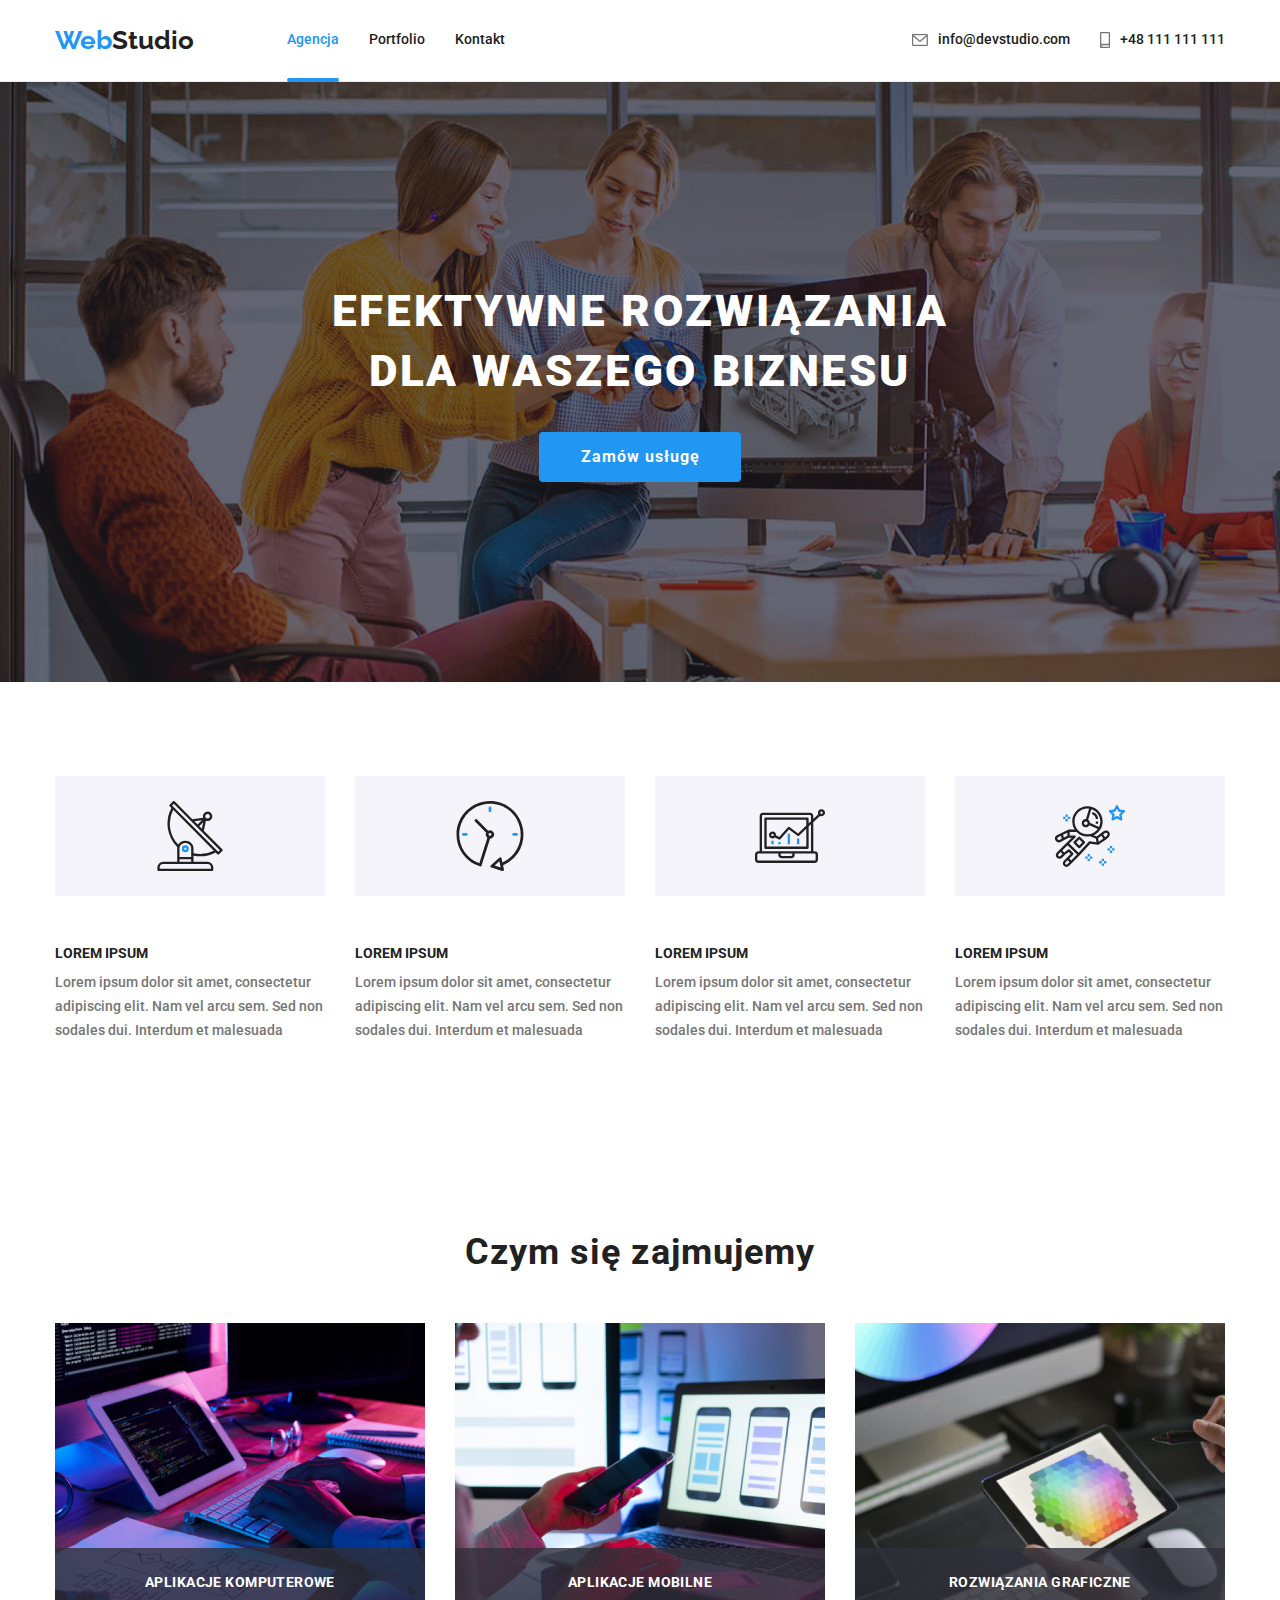
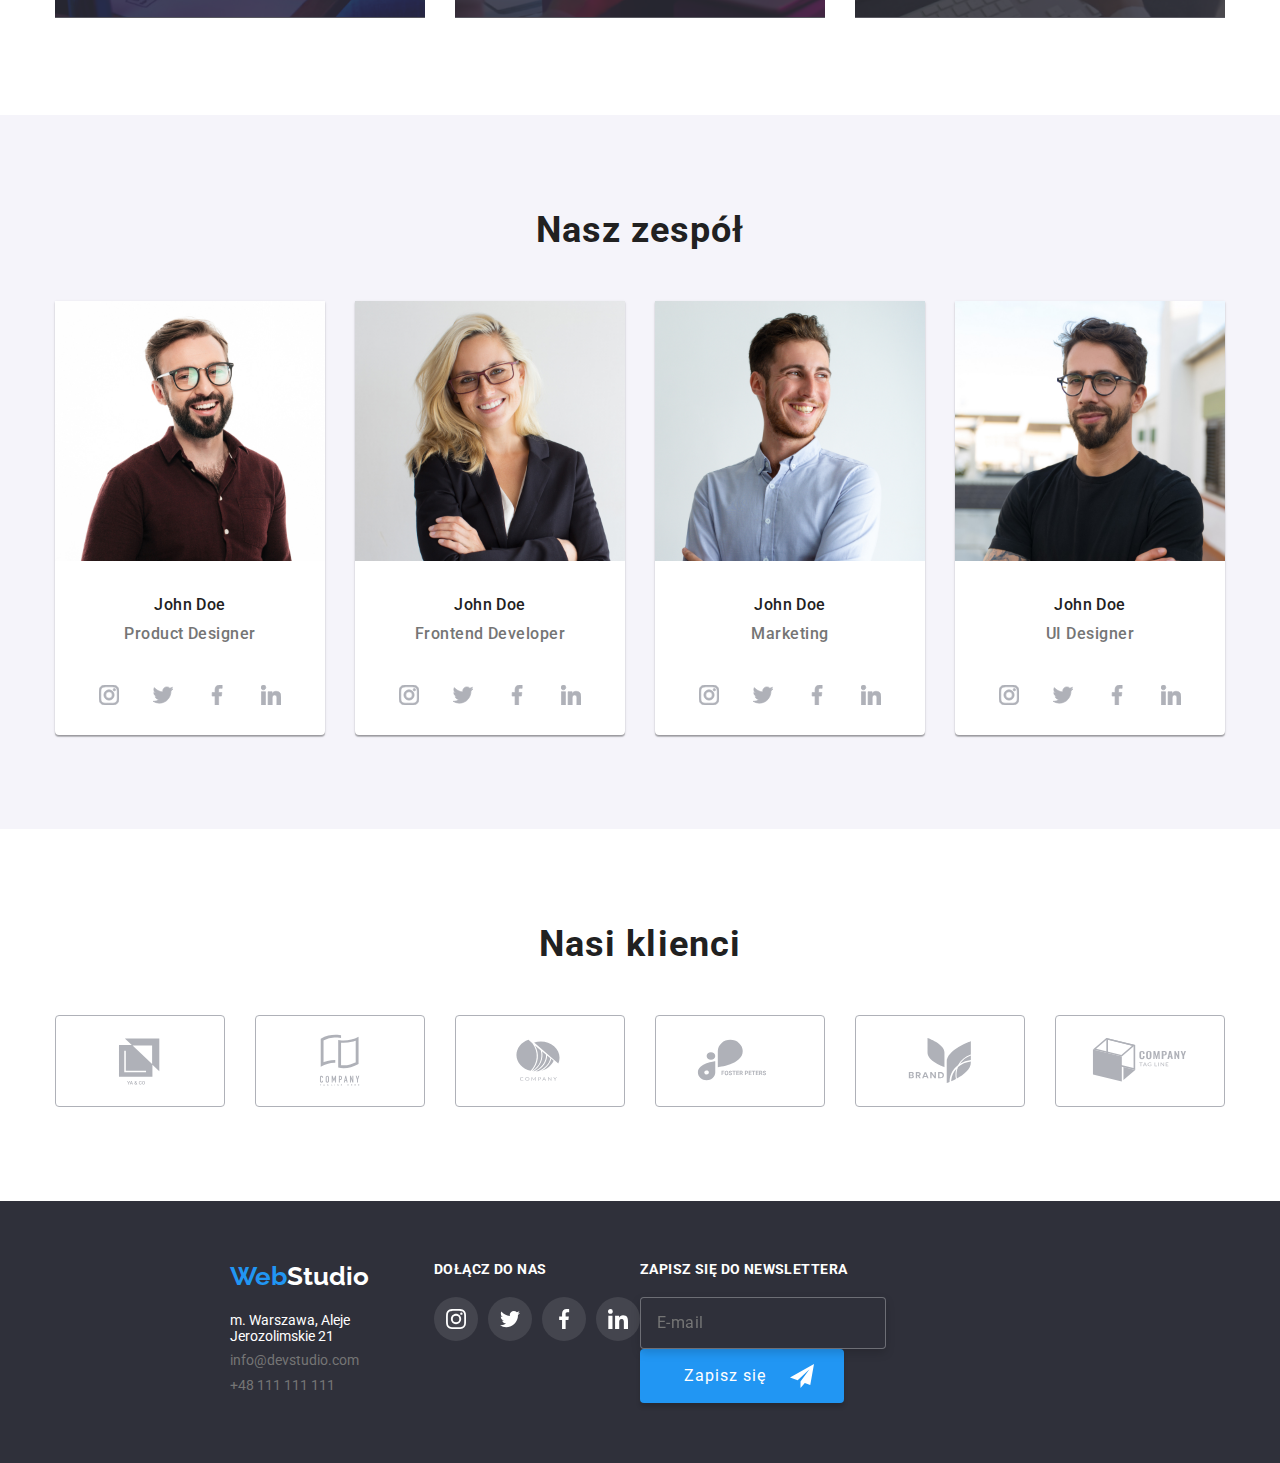
<file: index.html>
<!DOCTYPE html>
<html lang="pl">
  <head>
    <meta charset="UTF-8" />
    <meta http-equiv="X-UA-Compatible" content="IE=edge" />
    <meta name="viewport" content="width=device-width, initial-scale=1.0" />
    <!-- Modern Normalizator domyślnych styli CSS przeglądarki -->
    <link
      rel="stylesheet"
      href="https://cdnjs.cloudflare.com/ajax/libs/modern-normalize/1.1.0/modern-normalize.min.css"
    />
    <!-- Fonty -->
    <link
      href="https://fonts.googleapis.com/css2?family=Raleway:wght@700&family=Roboto:wght@400;500;700;900&display=swap"
      rel="stylesheet"
    />
    <!-- Style SCSS -->
    <link rel="stylesheet" href="./css/main.min.css" />
    <title>Studio</title>
  </head>
  <body>
    <header class="border">
      <div class="header container">
        <nav class="header__navigation">
          <a href="./index.html" class="logo link"
            ><span class="logo1">Web</span>Studio</a
          >
          <ul class="list">
            <li>
              <a href="./" class="link highlight">Agencja</a>
            </li>
            <li>
              <a href="./portfolio.html" class="link">Portfolio</a>
            </li>
            <li>
              <a href="./" class="link">Kontakt</a>
            </li>
          </ul>
        </nav>
        <div>
          <ul class="list">
            <li>
              <a href="mailto:info@devstudio.com" class="link"
                ><svg class="link__icon" width="16" height="12">
                  <use href="./images/icons.svg#icon-envelope"></use></svg>info@devstudio.com</a
              >
            </li>
            <li>
              <a href="tel:+48111111111" class="link"
                ><svg class="link__icon" width="10" height="16">
                  <use href="./images/icons.svg#icon-smartphone"></use></svg>+48 111 111 111</a
              >
            </li>
          </ul>
        </div>
      </div>
    </header>
    <main>
      <section class="main-section">
        <div class="container">
          <h1 class="main-section__header">
            EFEKTYWNE ROZWIĄZANIA DLA WASZEGO BIZNESU
          </h1>
          <button class="button1" type="button" data-modal-open>
            Zamów usługę
          </button>
          <div class="backdrop is-hidden" data-modal>
            <div class="modal">
              <button class="modal__button" type="button" data-modal-close>
                <img src="./svg/close.svg" alt="close button" />
              </button>
              <div class="modal__content">
                <h2 class="modal__header">
                  Zostaw swoje dane w formularzu poniżej
                </h2>
                <form class="form">
                  <fieldset class="form__fieldset">
                    <label class="form__label" for="name"> Imię</label>
                    <svg class="form__icon" width="18" height="18">
                      <use
                        href="./images/icons.svg#icon-person-black-18dp1"
                      ></use>
                    </svg>
                    <input
                      class="form__input"
                      type="text"
                      name="name"
                      id="name"
                    />
                  </fieldset>
                  <fieldset class="form__fieldset">
                    <label class="form__label" for="phone"> Telefon</label>
                    <svg class="form__icon" width="18" height="18">
                      <use
                        href="./images/icons.svg#icon-phone-black-18dp1"
                      ></use>
                    </svg>
                    <input
                      class="form__input"
                      type="tel"
                      name="phone_number"
                      id="phone"
                      pattern="[0-9]{3}-[0-9]{3}-[0-9]{3}"
                    />
                  </fieldset>
                  <fieldset class="form__fieldset">
                    <label class="form__label" for="email"> Email</label>
                    <svg class="form__icon" width="18" height="18">
                      <use
                        href="./images/icons.svg#icon-email-black-18dp1"
                      ></use>
                    </svg>
                    <input
                      class="form__input"
                      type="email"
                      name="email"
                      id="email"
                    />
                  </fieldset>
                  <fieldset class="form__fieldset">
                    <label class="form__label" for="comment"> Komentarz</label>
                    <textarea
                      class="form__textarea"
                      name="comment"
                      id="comment"
                      rows="5"
                      placeholder="Wprowadź tekst"
                    ></textarea>
                  </fieldset>
                  <label class="form__checkbox">
                    <input
                      class="form__checkbox-input"
                      type="checkbox"
                      name="policy"
                      required
                    />
                    <span class="form__accept"
                      ><svg
                        class="form__checkbox-icon-unchecked"
                        width="11"
                        height="8"
                      >
                        <use href="./images/icons.svg#icon-vector"></use></svg><svg class="form__checkbox-icon" width="16" height="15">
                        <use
                          href="./images/icons.svg#icon-vector-unchecked"
                        ></use>
                      </svg>
                      <span class="form__agreement">
                        Oświadczam iż akceptuję
                        <a class="form__accept-link" href="#">Regulamin</a> i
                        <a class="form__accept-link" href="#"
                          >Politykę prywatności.</a
                        >
                      </span>
                    </span>
                  </label>
                  <button class="button2" type="submit">Wyślij</button>
                </form>
              </div>
            </div>
          </div>
        </div>
      </section>
      <div class="container section">
        <h2 class="disappear">Nagłówek h2 do schowania w CSS</h2>
        <ul class="list">
          <li>
            <div class="box">
              <svg class="box__icon" width="70" height="70">
                <use href="./images/icons.svg#icon-antenna1"></use>
              </svg>
            </div>
            <h3 class="box__heading">LOREM IPSUM</h3>
            <p class="box__paragraph">
              Lorem ipsum dolor sit amet, consectetur adipiscing elit. Nam vel
              arcu sem. Sed non sodales dui. Interdum et malesuada
            </p>
          </li>
          <li>
            <div class="box">
              <svg class="box__icon" width="70" height="70">
                <use href="./images/icons.svg#icon-clock1"></use>
              </svg>
            </div>
            <h3 class="box__heading">LOREM IPSUM</h3>
            <p class="box__paragraph">
              Lorem ipsum dolor sit amet, consectetur adipiscing elit. Nam vel
              arcu sem. Sed non sodales dui. Interdum et malesuada
            </p>
          </li>
          <li>
            <div class="box">
              <svg class="box__icon" width="70" height="70">
                <use href="./images/icons.svg#icon-diagram1"></use>
              </svg>
            </div>
            <h3 class="box__heading">LOREM IPSUM</h3>
            <p class="box__paragraph">
              Lorem ipsum dolor sit amet, consectetur adipiscing elit. Nam vel
              arcu sem. Sed non sodales dui. Interdum et malesuada
            </p>
          </li>
          <li>
            <div class="box">
              <svg class="box__icon" width="70" height="70">
                <use href="./images/icons.svg#icon-astronaut1"></use>
              </svg>
            </div>
            <h3 class="box__heading">LOREM IPSUM</h3>
            <p class="box__paragraph">
              Lorem ipsum dolor sit amet, consectetur adipiscing elit. Nam vel
              arcu sem. Sed non sodales dui. Interdum et malesuada
            </p>
          </li>
        </ul>
      </div>
      <section class="container section">
        <h2 class="second-header">Czym się zajmujemy</h2>
        <ul class="list">
          <li class="thumb">
            <img
              src="./images/box1.jpg"
              alt="zbliżenie na programistę pracującego przy biurku"
              width="370"
              height="294"
            />
            <p class="thumb__label">Aplikacje komputerowe</p>
          </li>
          <li class="thumb">
            <img
              src="./images/box2.jpg"
              alt="programista pracujący nad projektem aplikacji mobilnej"
              width="370"
              height="294"
            />
            <p class="thumb__label">Aplikacje mobilne</p>
          </li>
          <li class="thumb">
            <img
              src="./images/box3.jpg"
              alt="grafik wybierający barwy z palety na tablecie"
              width="370"
              height="294"
            />
            <p class="thumb__label">Rozwiązania graficzne</p>
          </li>
        </ul>
      </section>
      <section class="section team">
        <h2 class="second-header">Nasz zespół</h2>
        <ul class="list">
          <li class="card">
            <img
              src="./images/img1.jpg"
              alt="John Doe, Product designer"
              width="270"
              height="260"
            />
            <h3 class="card__name">John Doe</h3>
            <p class="card__role">Product Designer</p>
            <div class="card__socials">
              <div class="card__circle">
                <svg class="card__icon" width="20" height="20">
                  <use href="./images/icons.svg#icon-instagram2"></use>
                </svg>
              </div>
              <div class="card__circle">
                <svg class="card__icon" width="20" height="20">
                  <use href="./images/icons.svg#icon-twitter1"></use>
                </svg>
              </div>
              <div class="card__circle">
                <svg class="card__icon" width="20" height="20">
                  <use href="./images/icons.svg#icon-facebook1"></use>
                </svg>
              </div>
              <div class="card__circle">
                <svg class="card__icon" width="20" height="20">
                  <use href="./images/icons.svg#icon-linkedin1"></use>
                </svg>
              </div>
            </div>
          </li>
          <li class="card">
            <img
              src="./images/img2.jpg"
              alt="John Doe, Frontend Developer"
              width="270"
              height="260"
            />
            <h3 class="card__name">John Doe</h3>
            <p class="card__role">Frontend Developer</p>
            <div class="card__socials">
              <div class="card__circle">
                <svg class="card__icon" width="20" height="20">
                  <use href="./images/icons.svg#icon-instagram2"></use>
                </svg>
              </div>
              <div class="card__circle">
                <svg class="card__icon" width="20" height="20">
                  <use href="./images/icons.svg#icon-twitter1"></use>
                </svg>
              </div>
              <div class="card__circle">
                <svg class="card__icon" width="20" height="20">
                  <use href="./images/icons.svg#icon-facebook1"></use>
                </svg>
              </div>
              <div class="card__circle">
                <svg class="card__icon" width="20" height="20">
                  <use href="./images/icons.svg#icon-linkedin1"></use>
                </svg>
              </div>
            </div>
          </li>
          <li class="card">
            <img
              src="./images/img3.jpg"
              alt="John Doe, Marketing"
              width="270"
              height="260"
            />
            <h3 class="card__name">John Doe</h3>
            <p class="card__role">Marketing</p>
            <div class="card__socials">
              <div class="card__circle">
                <svg class="card__icon" width="20" height="20">
                  <use href="./images/icons.svg#icon-instagram2"></use>
                </svg>
              </div>
              <div class="card__circle">
                <svg class="card__icon" width="20" height="20">
                  <use href="./images/icons.svg#icon-twitter1"></use>
                </svg>
              </div>
              <div class="card__circle">
                <svg class="card__icon" width="20" height="20">
                  <use href="./images/icons.svg#icon-facebook1"></use>
                </svg>
              </div>
              <div class="card__circle">
                <svg class="card__icon" width="20" height="20">
                  <use href="./images/icons.svg#icon-linkedin1"></use>
                </svg>
              </div>
            </div>
          </li>
          <li class="card">
            <img
              src="./images/img4.jpg"
              alt="John Doe, UI Designer"
              width="270"
              height="260"
            />
            <h3 class="card__name">John Doe</h3>
            <p class="card__role">UI Designer</p>
            <div class="card__socials">
              <div class="card__circle">
                <svg class="card__icon" width="20" height="20">
                  <use href="./images/icons.svg#icon-instagram2"></use>
                </svg>
              </div>
              <div class="card__circle">
                <svg class="card__icon" width="20" height="20">
                  <use href="./images/icons.svg#icon-twitter1"></use>
                </svg>
              </div>
              <div class="card__circle">
                <svg class="card__icon" width="20" height="20">
                  <use href="./images/icons.svg#icon-facebook1"></use>
                </svg>
              </div>
              <div class="card__circle">
                <svg class="card__icon" width="20" height="20">
                  <use href="./images/icons.svg#icon-linkedin1"></use>
                </svg>
              </div>
            </div>
          </li>
        </ul>
      </section>
      <section class="container section">
        <h2 class="second-header">Nasi klienci</h2>
        <div class="clients">
          <svg class="clients__logo" width="170" height="92">
            <use href="./images/icons.svg#icon-logo"></use>
          </svg>
          <svg class="clients__logo" width="170" height="92">
            <use href="./images/icons.svg#icon-logo1"></use>
          </svg>
          <svg class="clients__logo" width="170" height="92">
            <use href="./images/icons.svg#icon-logo2"></use>
          </svg>
          <svg class="clients__logo" width="170" height="92">
            <use href="./images/icons.svg#icon-logo3"></use>
          </svg>
          <svg class="clients__logo" width="170" height="92">
            <use href="./images/icons.svg#icon-logo4"></use>
          </svg>
          <svg class="clients__logo" width="170" height="92">
            <use href="./images/icons.svg#icon-logo5"></use>
          </svg>
        </div>
      </section>
    </main>
    <footer class="footer">
      <div class="container footer__container">
        <div>
          <a href="./index.html" class="logo2 link"
            ><span class="logo1">Web</span>Studio</a
          >
          <address>
            <p class="footer__address">m. Warszawa, Aleje Jerozolimskie 21</p>
            <ul class="list foot">
              <li>
                <a href="mailto:info@devstudio.com" class="link contact"
                  >info@devstudio.com</a
                >
              </li>
              <li>
                <a href="tel:+48111111111" class="link contact"
                  >+48 111 111 111</a
                >
              </li>
            </ul>
          </address>
        </div>
        <div>
          <h3 class="footer__heading">Dołącz do nas</h3>
          <div class="footer__socials">
            <div class="footer__circle">
              <svg width="20" height="20">
                <use href="./images/icons.svg#icon-instagram21"></use>
              </svg>
            </div>
            <div class="footer__circle">
              <svg width="20" height="20">
                <use href="./images/icons.svg#icon-twitter11"></use>
              </svg>
            </div>
            <div class="footer__circle">
              <svg width="20" height="20">
                <use href="./images/icons.svg#icon-facebook11"></use>
              </svg>
            </div>
            <div class="footer__circle">
              <svg width="20" height="20">
                <use href="./images/icons.svg#icon-linkedin11"></use>
              </svg>
            </div>
          </div>
        </div>
        <div class="newsletter">
          <h3 class="newsletter__heading">Zapisz się do newslettera</h3>
          <form>
            <label>
              <input
                class="newsletter__input"
                type="email"
                name="email"
                placeholder="E-mail"
              />
            </label>
            <button class="newsletter__button" type="submit">
              Zapisz się<svg class="newsletter__icon" width="24" height="24">
                <use href="./images/icons.svg#icon-icon-send"></use>
              </svg>
            </button>
          </form>
        </div>
      </div>
    </footer>
    <script src="./JS/modal.js"></script>
  </body>
</html>
</file>
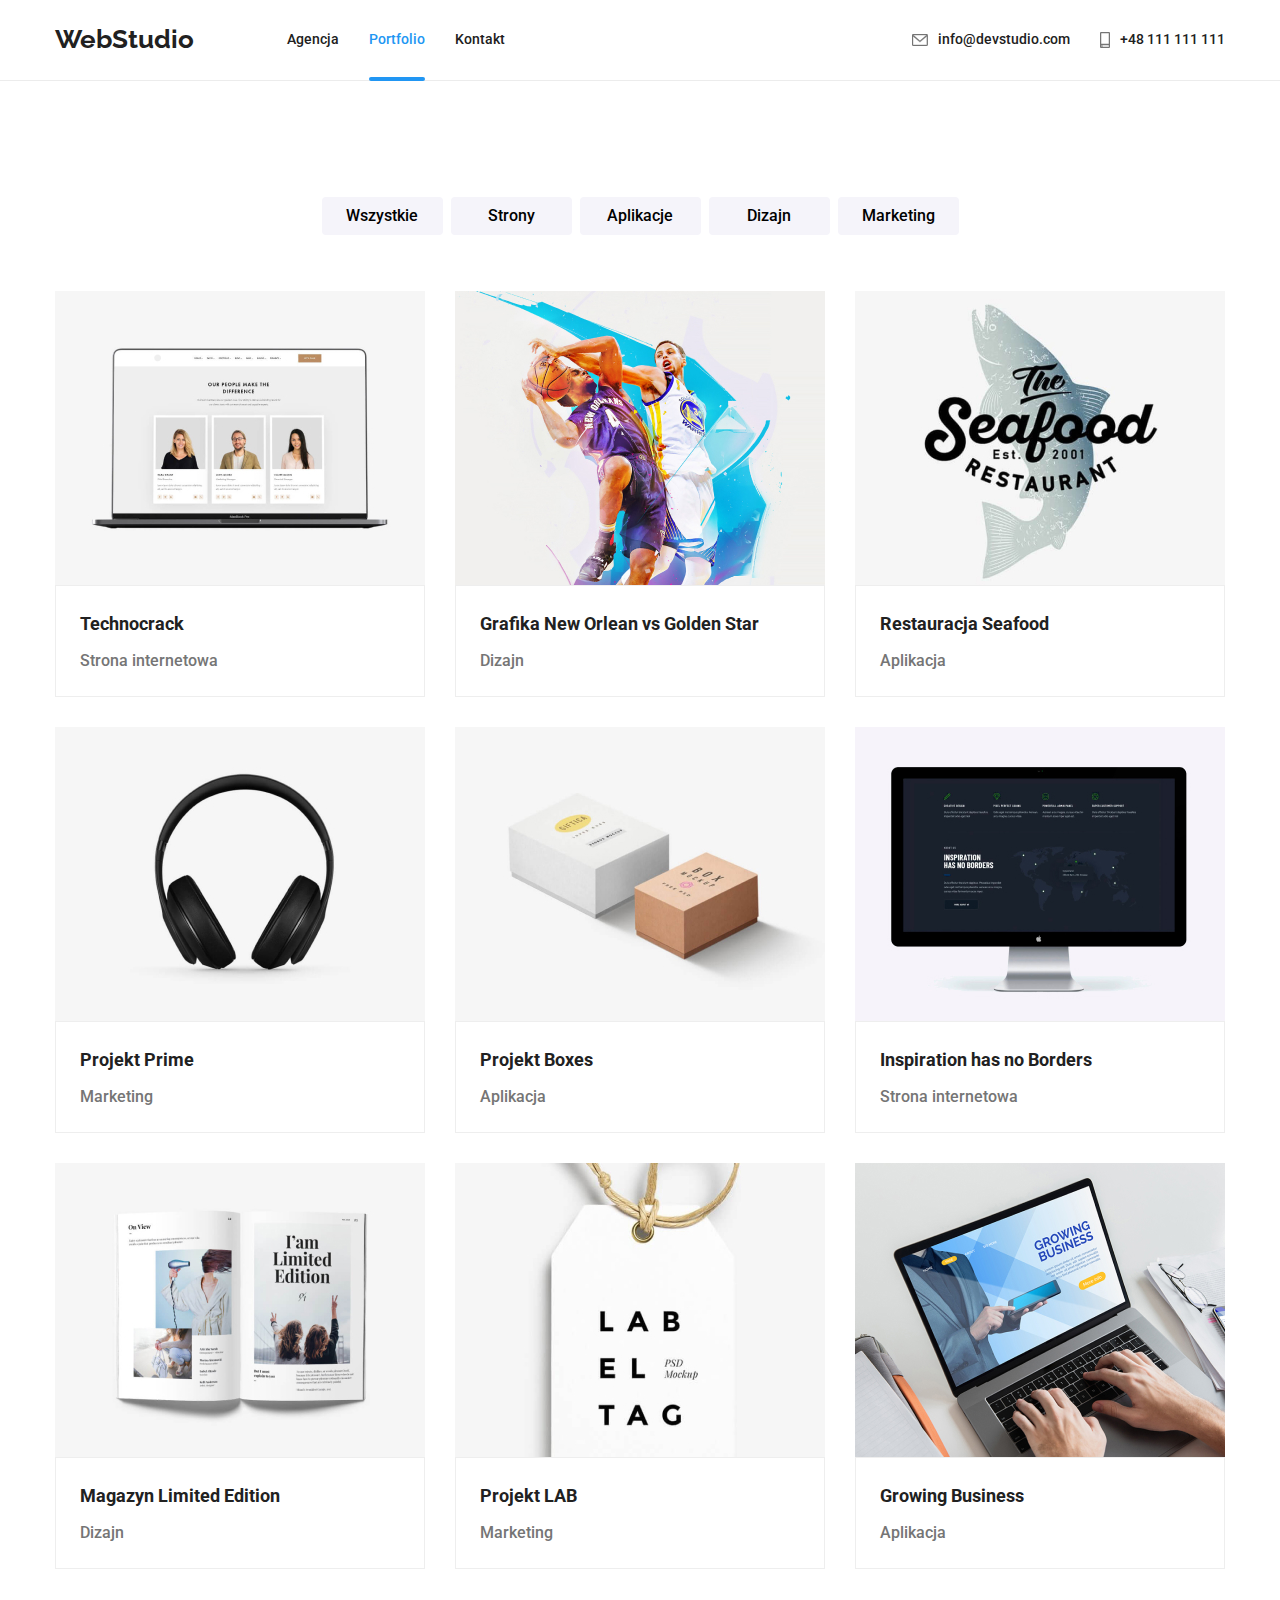
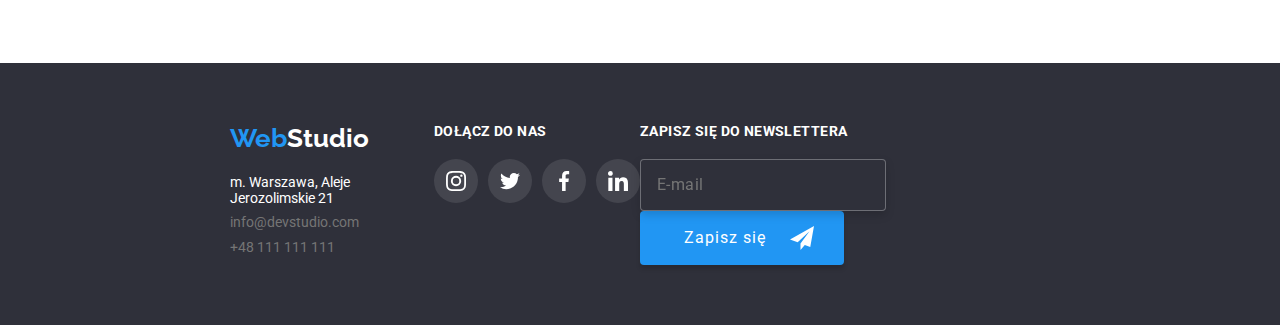
<file: portfolio.html>
<!DOCTYPE html>
<html lang="pl">
  <head>
    <meta charset="UTF-8" />
    <meta http-equiv="X-UA-Compatible" content="IE=edge" />
    <meta name="viewport" content="width=device-width, initial-scale=1.0" />
    <!-- Modern Normalizator domyślnych styli CSS przeglądarki -->
    <link
      rel="stylesheet"
      href="https://cdnjs.cloudflare.com/ajax/libs/modern-normalize/1.1.0/modern-normalize.min.css"
    />
    <!-- Fonty -->
    <link
      href="https://fonts.googleapis.com/css2?family=Raleway:wght@700&family=Roboto:wght@400;500;700;900&display=swap"
      rel="stylesheet"
    />
    <!-- Style CSS -->
    <link rel="stylesheet" href="./css/main.min.css" />
    <title>Portfolio</title>
  </head>
  <body>
    <header class="border">
      <div class="header container">
        <nav class="header__navigation">
          <a href="./index.html" class="logo link"
            ><span class="header__logo1">Web</span>Studio</a
          >
          <ul class="list">
            <li>
              <a href="./" class="link">Agencja</a>
            </li>
            <li>
              <a href="./portfolio.html" class="link highlight">Portfolio</a>
            </li>
            <li>
              <a href="./" class="link">Kontakt</a>
            </li>
          </ul>
        </nav>
        <div>
          <ul class="list">
            <li>
              <a href="mailto:info@devstudio.com" class="link"
                ><svg class="link__icon" width="16" height="12">
                  <use href="./images/icons.svg#icon-envelope"></use></svg>info@devstudio.com</a
              >
            </li>
            <li>
              <a href="tel:+48111111111" class="link"
                ><svg class="link__icon" width="10" height="16">
                  <use href="./images/icons.svg#icon-smartphone"></use></svg>+48 111 111 111</a
              >
            </li>
          </ul>
        </div>
      </div>
    </header>
    <main class="container section">
      <div>
        <h1 class="disappear">Nagłówek h1 do schowania w CSS</h1>
        <ul class="list buttons">
          <li><button class="button" type="button">Wszystkie</button></li>
          <li><button class="button" type="button">Strony</button></li>
          <li><button class="button" type="button">Aplikacje</button></li>
          <li><button class="button" type="button">Dizajn</button></li>
          <li><button class="button last" type="button">Marketing</button></li>
        </ul>
      </div>
      <section>
        <h2 class="disappear">Nagłówek h2 do schowania w CSS</h2>
        <ul class="list card-set">
          <li class="card-set__item">
            <div class="card-set__box">
              <img
                src="./images/technocrack(squoosh).jpg"
                alt="laptop ze otwartą stroną internetową"
                width="370"
                height="294"
              />
              <div class="card-set__overlay">
                <p>
                  Technocrack jest popularną platformą wykorzystywaną do
                  rozpowszechniania koronawirusa. Firmy wykorzystują tę
                  platformę do celów szpiegowskich i ataków na niezabezpieczone
                  serwery konkurencji
                </p>
              </div>
            </div>
            <div class="card-set__heading-filtr">
              <h3 class="card-set__heading">Technocrack</h3>
              <p class="card-set__filtr">Strona internetowa</p>
            </div>
          </li>
          <li class="card-set__item">
            <div class="card-set__box">
              <img
                src="./images/graphic-new-orlean-vs-golden-star(squoosh).jpg"
                alt="dwaj koszykarze New Orlean i Golden Star"
                width="370"
                height="294"
              />
              <div class="card-set__overlay">
                <p>
                  Technocrack jest popularną platformą wykorzystywaną do
                  rozpowszechniania koronawirusa. Firmy wykorzystują tę
                  platformę do celów szpiegowskich i ataków na niezabezpieczone
                  serwery konkurencji
                </p>
              </div>
            </div>
            <div class="card-set__heading-filtr">
              <h3 class="card-set__heading">
                Grafika New Orlean vs Golden Star
              </h3>
              <p class="card-set__filtr">Dizajn</p>
            </div>
          </li>
          <li class="card-set__item">
            <div class="card-set__box">
              <img
                src="./images/restaurant-seafood(squoosh).jpg"
                alt="logo restauracji The Seafood"
                width="370"
                height="294"
              />
              <div class="card-set__overlay">
                <p>
                  Technocrack jest popularną platformą wykorzystywaną do
                  rozpowszechniania koronawirusa. Firmy wykorzystują tę
                  platformę do celów szpiegowskich i ataków na niezabezpieczone
                  serwery konkurencji
                </p>
              </div>
            </div>
            <div class="card-set__heading-filtr">
              <h3 class="card-set__heading">Restauracja Seafood</h3>
              <p class="card-set__filtr">Aplikacja</p>
            </div>
          </li>
          <li class="card-set__item">
            <div class="card-set__box">
              <img
                src="./images/project-prime(squoosh).jpg"
                alt="bezprzewodowe słuchawki nauszne"
                width="370"
                height="294"
              />
              <div class="card-set__overlay">
                <p>
                  Technocrack jest popularną platformą wykorzystywaną do
                  rozpowszechniania koronawirusa. Firmy wykorzystują tę
                  platformę do celów szpiegowskich i ataków na niezabezpieczone
                  serwery konkurencji
                </p>
              </div>
            </div>
            <div class="card-set__heading-filtr">
              <h3 class="card-set__heading">Projekt Prime</h3>
              <p class="card-set__filtr">Marketing</p>
            </div>
          </li>
          <li class="card-set__item">
            <div class="card-set__box">
              <img
                src="./images/project-boxes(squoosh).jpg"
                alt="dwa pudełka kartonowe"
                width="370"
                height="294"
              />
              <div class="card-set__overlay">
                <p>
                  Technocrack jest popularną platformą wykorzystywaną do
                  rozpowszechniania koronawirusa. Firmy wykorzystują tę
                  platformę do celów szpiegowskich i ataków na niezabezpieczone
                  serwery konkurencji
                </p>
              </div>
            </div>
            <div class="card-set__heading-filtr">
              <h3 class="card-set__heading">Projekt Boxes</h3>
              <p class="card-set__filtr">Aplikacja</p>
            </div>
          </li>
          <li class="card-set__item">
            <div class="card-set__box">
              <img
                src="./images/inspiration-has-no-borders(squoosh).jpg"
                alt="monitor z otwartą stroną internetową"
                width="370"
                height="294"
              />
              <div class="card-set__overlay">
                <p>
                  Technocrack jest popularną platformą wykorzystywaną do
                  rozpowszechniania koronawirusa. Firmy wykorzystują tę
                  platformę do celów szpiegowskich i ataków na niezabezpieczone
                  serwery konkurencji
                </p>
              </div>
            </div>
            <div class="card-set__heading-filtr">
              <h3 class="card-set__heading">Inspiration has no Borders</h3>
              <p class="card-set__filtr">Strona internetowa</p>
            </div>
          </li>
          <li class="card-set__item">
            <div class="card-set__box">
              <img
                src="./images/magazine-limited-edition(squoosh).jpg"
                alt="otwarty magazyn Limited Edition"
                width="370"
                height="294"
              />
              <div class="card-set__overlay">
                <p>
                  Technocrack jest popularną platformą wykorzystywaną do
                  rozpowszechniania koronawirusa. Firmy wykorzystują tę
                  platformę do celów szpiegowskich i ataków na niezabezpieczone
                  serwery konkurencji
                </p>
              </div>
            </div>
            <div class="card-set__heading-filtr">
              <h3 class="card-set__heading">Magazyn Limited Edition</h3>
              <p class="card-set__filtr">Dizajn</p>
            </div>
          </li>
          <li class="card-set__item">
            <div class="card-set__box">
              <img
                src="./images/project-lab(squoosh).jpg"
                alt="etykieta na sznurku Projektu LAB"
                width="370"
                height="294"
              />
              <div class="card-set__overlay">
                <p>
                  Technocrack jest popularną platformą wykorzystywaną do
                  rozpowszechniania koronawirusa. Firmy wykorzystują tę
                  platformę do celów szpiegowskich i ataków na niezabezpieczone
                  serwery konkurencji
                </p>
              </div>
            </div>
            <div class="card-set__heading-filtr">
              <h3 class="card-set__heading">Projekt LAB</h3>
              <p class="card-set__filtr">Marketing</p>
            </div>
          </li>
          <li class="card-set__item">
            <div class="card-set__box">
              <img
                src="./images/growing-business(squoosh).jpg"
                alt="użytkownik z otwartą na laptopie aplikacją Growing Business"
                width="370"
                height="294"
              />
              <div class="card-set__overlay">
                <p>
                  Technocrack jest popularną platformą wykorzystywaną do
                  rozpowszechniania koronawirusa. Firmy wykorzystują tę
                  platformę do celów szpiegowskich i ataków na niezabezpieczone
                  serwery konkurencji
                </p>
              </div>
            </div>
            <div class="card-set__heading-filtr">
              <h3 class="card-set__heading">Growing Business</h3>
              <p class="card-set__filtr">Aplikacja</p>
            </div>
          </li>
        </ul>
      </section>
    </main>
    <footer class="footer">
      <div class="container footer__container">
        <div>
          <a href="./index.html" class="logo2 link"
            ><span class="logo1">Web</span>Studio</a
          >
          <address>
            <p class="footer__address">m. Warszawa, Aleje Jerozolimskie 21</p>
            <ul class="list foot">
              <li>
                <a href="mailto:info@devstudio.com" class="link contact"
                  >info@devstudio.com</a
                >
              </li>
              <li>
                <a href="tel:+48111111111" class="link contact"
                  >+48 111 111 111</a
                >
              </li>
            </ul>
          </address>
        </div>
        <div>
          <h3 class="footer__heading">Dołącz do nas</h3>
          <div class="footer__socials">
            <div class="footer__circle">
              <svg width="20" height="20">
                <use href="./images/icons.svg#icon-instagram21"></use>
              </svg>
            </div>
            <div class="footer__circle">
              <svg width="20" height="20">
                <use href="./images/icons.svg#icon-twitter11"></use>
              </svg>
            </div>
            <div class="footer__circle">
              <svg width="20" height="20">
                <use href="./images/icons.svg#icon-facebook11"></use>
              </svg>
            </div>
            <div class="footer__circle">
              <svg width="20" height="20">
                <use href="./images/icons.svg#icon-linkedin11"></use>
              </svg>
            </div>
          </div>
        </div>
        <div class="newsletter">
          <h3 class="newsletter__heading">Zapisz się do newslettera</h3>
          <form>
            <label>
              <input
                class="newsletter__input"
                type="email"
                name="email"
                placeholder="E-mail"
              />
            </label>
            <button class="newsletter__button" type="submit">
              Zapisz się<svg class="newsletter__icon" width="24" height="24">
                <use href="./images/icons.svg#icon-icon-send"></use>
              </svg>
            </button>
          </form>
        </div>
      </div>
    </footer>
  </body>
</html>
</file>
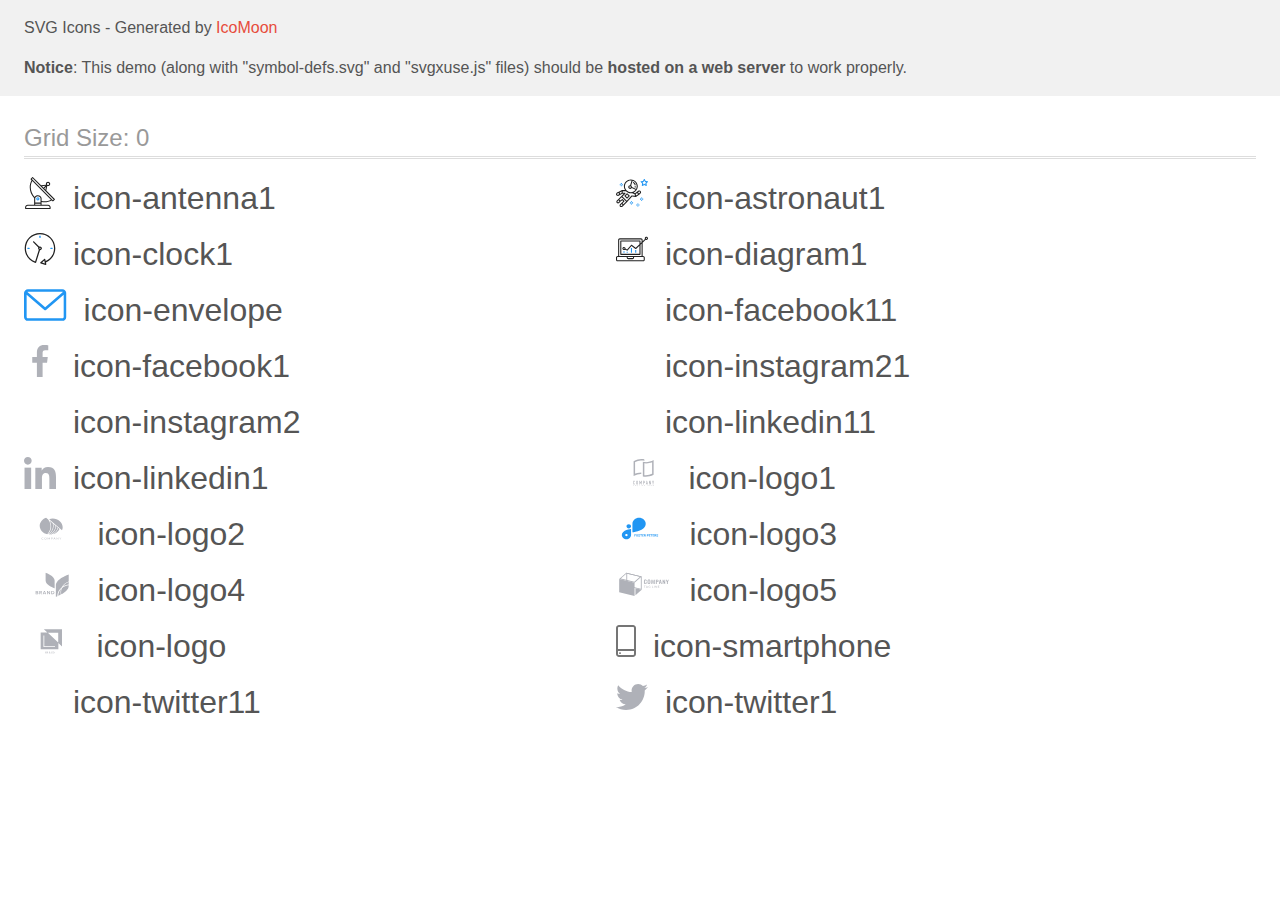
<file: sprite svg/demo-external-svg.html>
<!doctype html>
<html>
<head>
    <title>IcoMoon - SVG Icons</title>
    <meta charset="utf-8">
    <meta name="viewport" content="width=device-width, initial-scale=1">
    <link rel="stylesheet" href="demo-files/demo.css">
    <link rel="stylesheet" href="style.css">
</head>
<body>
<header class="bgc1 clearfix">
<div class="mhl">
    <p>SVG Icons - Generated by <a href="https://icomoon.io/app">IcoMoon</a></p><p><strong>Notice</strong>: This demo (along with "symbol-defs.svg" and "svgxuse.js" files) should be <b>hosted on a web server</b> to work properly.</p>
</div>
</header>
    <div class="clearfix mhl ptl">
        <h1 class="mvm mtn fgc1">Grid Size: 0</h1>
        <div class="glyph fs1">
            <div class="clearfix pbs">
                <svg class="icon icon-antenna1"><use xlink:href="symbol-defs.svg#icon-antenna1"></use></svg><span class="name"> icon-antenna1</span>
            </div>
        </div>
        <div class="glyph fs1">
            <div class="clearfix pbs">
                <svg class="icon icon-astronaut1"><use xlink:href="symbol-defs.svg#icon-astronaut1"></use></svg><span class="name"> icon-astronaut1</span>
            </div>
        </div>
        <div class="glyph fs1">
            <div class="clearfix pbs">
                <svg class="icon icon-clock1"><use xlink:href="symbol-defs.svg#icon-clock1"></use></svg><span class="name"> icon-clock1</span>
            </div>
        </div>
        <div class="glyph fs1">
            <div class="clearfix pbs">
                <svg class="icon icon-diagram1"><use xlink:href="symbol-defs.svg#icon-diagram1"></use></svg><span class="name"> icon-diagram1</span>
            </div>
        </div>
        <div class="glyph fs1">
            <div class="clearfix pbs">
                <svg class="icon icon-envelope"><use xlink:href="symbol-defs.svg#icon-envelope"></use></svg><span class="name"> icon-envelope</span>
            </div>
        </div>
        <div class="glyph fs1">
            <div class="clearfix pbs">
                <svg class="icon icon-facebook11"><use xlink:href="symbol-defs.svg#icon-facebook11"></use></svg><span class="name"> icon-facebook11</span>
            </div>
        </div>
        <div class="glyph fs1">
            <div class="clearfix pbs">
                <svg class="icon icon-facebook1"><use xlink:href="symbol-defs.svg#icon-facebook1"></use></svg><span class="name"> icon-facebook1</span>
            </div>
        </div>
        <div class="glyph fs1">
            <div class="clearfix pbs">
                <svg class="icon icon-instagram21"><use xlink:href="symbol-defs.svg#icon-instagram21"></use></svg><span class="name"> icon-instagram21</span>
            </div>
        </div>
        <div class="glyph fs1">
            <div class="clearfix pbs">
                <svg class="icon icon-instagram2"><use xlink:href="symbol-defs.svg#icon-instagram2"></use></svg><span class="name"> icon-instagram2</span>
            </div>
        </div>
        <div class="glyph fs1">
            <div class="clearfix pbs">
                <svg class="icon icon-linkedin11"><use xlink:href="symbol-defs.svg#icon-linkedin11"></use></svg><span class="name"> icon-linkedin11</span>
            </div>
        </div>
        <div class="glyph fs1">
            <div class="clearfix pbs">
                <svg class="icon icon-linkedin1"><use xlink:href="symbol-defs.svg#icon-linkedin1"></use></svg><span class="name"> icon-linkedin1</span>
            </div>
        </div>
        <div class="glyph fs1">
            <div class="clearfix pbs">
                <svg class="icon icon-logo1"><use xlink:href="symbol-defs.svg#icon-logo1"></use></svg><span class="name"> icon-logo1</span>
            </div>
        </div>
        <div class="glyph fs1">
            <div class="clearfix pbs">
                <svg class="icon icon-logo2"><use xlink:href="symbol-defs.svg#icon-logo2"></use></svg><span class="name"> icon-logo2</span>
            </div>
        </div>
        <div class="glyph fs1">
            <div class="clearfix pbs">
                <svg class="icon icon-logo3"><use xlink:href="symbol-defs.svg#icon-logo3"></use></svg><span class="name"> icon-logo3</span>
            </div>
        </div>
        <div class="glyph fs1">
            <div class="clearfix pbs">
                <svg class="icon icon-logo4"><use xlink:href="symbol-defs.svg#icon-logo4"></use></svg><span class="name"> icon-logo4</span>
            </div>
        </div>
        <div class="glyph fs1">
            <div class="clearfix pbs">
                <svg class="icon icon-logo5"><use xlink:href="symbol-defs.svg#icon-logo5"></use></svg><span class="name"> icon-logo5</span>
            </div>
        </div>
        <div class="glyph fs1">
            <div class="clearfix pbs">
                <svg class="icon icon-logo"><use xlink:href="symbol-defs.svg#icon-logo"></use></svg><span class="name"> icon-logo</span>
            </div>
        </div>
        <div class="glyph fs1">
            <div class="clearfix pbs">
                <svg class="icon icon-smartphone"><use xlink:href="symbol-defs.svg#icon-smartphone"></use></svg><span class="name"> icon-smartphone</span>
            </div>
        </div>
        <div class="glyph fs1">
            <div class="clearfix pbs">
                <svg class="icon icon-twitter11"><use xlink:href="symbol-defs.svg#icon-twitter11"></use></svg><span class="name"> icon-twitter11</span>
            </div>
        </div>
        <div class="glyph fs1">
            <div class="clearfix pbs">
                <svg class="icon icon-twitter1"><use xlink:href="symbol-defs.svg#icon-twitter1"></use></svg><span class="name"> icon-twitter1</span>
            </div>
        </div>
  </div>
<script defer src="svgxuse.js"></script>
</body>
</html>
</file>
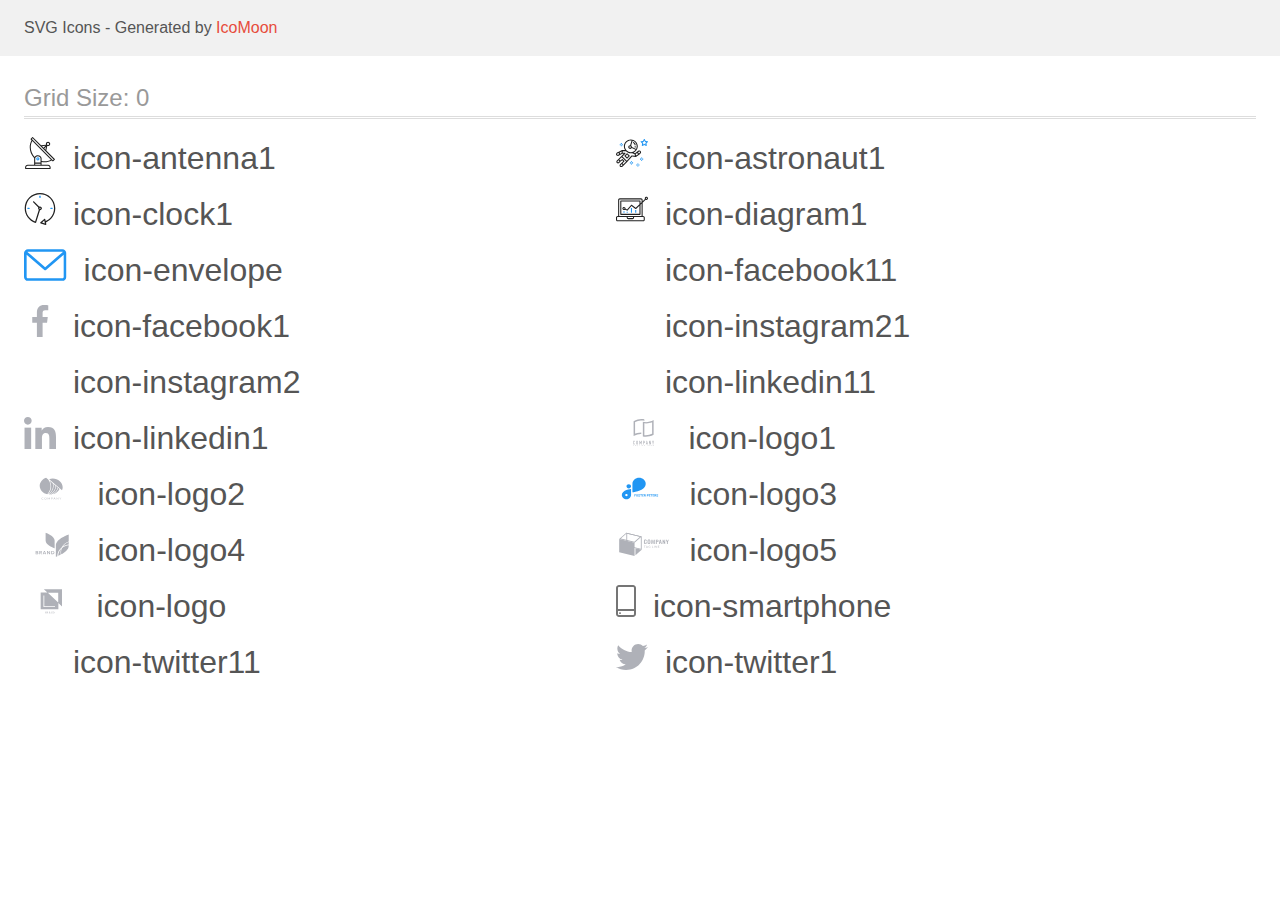
<file: sprite svg/demo.html>
<!doctype html>
<html>
<head>
    <title>IcoMoon - SVG Icons</title>
    <meta charset="utf-8">
    <meta name="viewport" content="width=device-width, initial-scale=1">
    <link rel="stylesheet" href="demo-files/demo.css">
    <link rel="stylesheet" href="style.css">
</head>
<body>
<svg aria-hidden="true" style="position: absolute; width: 0; height: 0; overflow: hidden;" version="1.1" xmlns="http://www.w3.org/2000/svg" xmlns:xlink="http://www.w3.org/1999/xlink">
<defs>
<symbol id="icon-antenna1" viewBox="0 0 32 32">
<path fill="#212121" style="fill: var(--color1, #212121)" d="M30.773 22.098l-8.443-8.505 0.937-4.615c0.242 0.094 0.499 0.144 0.758 0.146h0.006c1.192 0.014 2.17-0.941 2.184-2.133s-0.941-2.17-2.133-2.184c-1.192-0.014-2.17 0.941-2.184 2.133-0.003 0.255 0.039 0.509 0.125 0.749l-4.96 0.605-8.091-8.133c-0.099-0.101-0.235-0.159-0.377-0.16-0.14 0.001-0.274 0.056-0.373 0.155l-1.513 1.504c-0.208 0.208-0.208 0.546 0 0.754l0.814 0.826c-3.153 5.798-2.129 12.978 2.519 17.663 0.043 0.041 0.092 0.074 0.146 0.098-0.034 0.18-0.051 0.364-0.052 0.547v6.187h-6.4c-1.472 0.002-2.665 1.195-2.667 2.667v1.067c0 0.295 0.239 0.533 0.533 0.533h24.533c0.295 0 0.533-0.239 0.533-0.533v-1.067c-0.002-1.472-1.195-2.665-2.667-2.667h-6.4v-2.742c1.003 0.21 2.024 0.317 3.049 0.32 2.458-0.003 4.877-0.615 7.040-1.783l0.818 0.823c0.099 0.101 0.235 0.159 0.377 0.16 0.14-0.001 0.274-0.056 0.373-0.155l1.513-1.504c0.208-0.208 0.208-0.546 0-0.754zM23.28 6.233c0.418-0.415 1.093-0.414 1.508 0.004s0.414 1.093-0.004 1.508c-0.2 0.199-0.47 0.31-0.752 0.31h-0.003c-0.589-0.003-1.064-0.483-1.061-1.072 0.002-0.282 0.115-0.552 0.314-0.751h-0.002zM22.024 9.738l-0.598 2.946-1.175-1.182 1.774-1.763zM21.419 8.836l-1.92 1.909-1.485-1.493 3.405-0.415zM24.004 28.8c0.884 0 1.6 0.716 1.6 1.6v0.533h-23.467v-0.533c0-0.884 0.716-1.6 1.6-1.6h20.267zM16.537 26.667v1.067h-5.333v-1.067h5.333zM11.204 25.6v-4.053c0-1.294 1.196-2.347 2.667-2.347s2.667 1.053 2.667 2.347v4.053h-5.333zM17.604 23.904v-2.357c0-1.882-1.675-3.413-3.733-3.413-1.331-0.020-2.576 0.657-3.281 1.786-4.058-4.274-4.971-10.645-2.279-15.887l18.602 18.708c-2.872 1.461-6.165 1.873-9.309 1.163zM28.893 23.22l-21.057-21.181 0.755-0.752 7.935 7.98c0.004 0 0.006 0.007 0.010 0.010l13.115 13.191-0.757 0.752z"></path>
<path fill="#2196f3" style="fill: var(--color2, #2196f3)" d="M13.876 20.267h-0.005c-0.884-0.001-1.601 0.714-1.602 1.598s0.714 1.601 1.598 1.602h0.005c0.884 0.001 1.601-0.714 1.602-1.598s-0.714-1.601-1.598-1.602zM14.249 22.245c-0.1 0.1-0.236 0.156-0.378 0.155-0.295-0.002-0.532-0.242-0.531-0.536 0.001-0.141 0.057-0.276 0.157-0.375s0.233-0.154 0.373-0.155c0.295 0.002 0.532 0.241 0.53 0.536-0.001 0.141-0.057 0.276-0.157 0.375h0.005z"></path>
</symbol>
<symbol id="icon-astronaut1" viewBox="0 0 32 32">
<path fill="#2196f3" style="fill: var(--color2, #2196f3)" d="M31.974 4.524c-0.063-0.193-0.229-0.333-0.43-0.363l-1.91-0.278-0.855-1.731c-0.179-0.365-0.777-0.365-0.956 0l-0.855 1.731-1.91 0.278c-0.201 0.029-0.367 0.17-0.431 0.363-0.062 0.193-0.011 0.405 0.135 0.547l1.383 1.348-0.326 1.903c-0.034 0.2 0.048 0.402 0.212 0.522 0.166 0.121 0.382 0.135 0.562 0.040l1.709-0.899 1.709 0.899c0.078 0.041 0.164 0.061 0.249 0.061 0.11 0 0.221-0.034 0.314-0.102 0.164-0.119 0.246-0.322 0.212-0.522l-0.326-1.903 1.383-1.348c0.145-0.142 0.197-0.354 0.135-0.547zM29.511 5.851c-0.125 0.122-0.183 0.299-0.153 0.472l0.191 1.114-1-0.526c-0.078-0.041-0.163-0.061-0.249-0.061s-0.17 0.020-0.249 0.061l-1.001 0.526 0.191-1.114c0.030-0.173-0.028-0.349-0.153-0.472l-0.81-0.789 1.119-0.163c0.174-0.025 0.324-0.134 0.402-0.292l0.5-1.013 0.5 1.013c0.078 0.157 0.228 0.267 0.402 0.292l1.119 0.163-0.809 0.789z"></path>
<path fill="#2196f3" style="fill: var(--color2, #2196f3)" d="M26.134 20.522h-1.067v1.067h1.067v-1.067z"></path>
<path fill="#2196f3" style="fill: var(--color2, #2196f3)" d="M26.134 22.656h-1.067v1.067h1.067v-1.067z"></path>
<path fill="#2196f3" style="fill: var(--color2, #2196f3)" d="M27.2 21.589h-1.067v1.067h1.067v-1.067z"></path>
<path fill="#2196f3" style="fill: var(--color2, #2196f3)" d="M25.067 21.589h-1.067v1.067h1.067v-1.067z"></path>
<path fill="#2196f3" style="fill: var(--color2, #2196f3)" d="M22.4 26.389h-1.067v1.067h1.067v-1.067z"></path>
<path fill="#2196f3" style="fill: var(--color2, #2196f3)" d="M22.4 28.522h-1.067v1.067h1.067v-1.067z"></path>
<path fill="#2196f3" style="fill: var(--color2, #2196f3)" d="M23.467 27.456h-1.067v1.067h1.067v-1.067z"></path>
<path fill="#2196f3" style="fill: var(--color2, #2196f3)" d="M21.333 27.456h-1.067v1.067h1.067v-1.067z"></path>
<path fill="#2196f3" style="fill: var(--color2, #2196f3)" d="M16 24.256h-1.067v1.067h1.067v-1.067z"></path>
<path fill="#2196f3" style="fill: var(--color2, #2196f3)" d="M16 26.389h-1.067v1.067h1.067v-1.067z"></path>
<path fill="#2196f3" style="fill: var(--color2, #2196f3)" d="M17.067 25.322h-1.067v1.067h1.067v-1.067z"></path>
<path fill="#2196f3" style="fill: var(--color2, #2196f3)" d="M14.933 25.322h-1.067v1.067h1.067v-1.067z"></path>
<path fill="#2196f3" style="fill: var(--color2, #2196f3)" d="M5.867 6.122h-1.067v1.067h1.067v-1.067z"></path>
<path fill="#2196f3" style="fill: var(--color2, #2196f3)" d="M5.867 8.255h-1.067v1.067h1.067v-1.067z"></path>
<path fill="#2196f3" style="fill: var(--color2, #2196f3)" d="M6.933 7.189h-1.067v1.067h1.067v-1.067z"></path>
<path fill="#2196f3" style="fill: var(--color2, #2196f3)" d="M4.8 7.189h-1.067v1.067h1.067v-1.067z"></path>
<path fill="#212121" style="fill: var(--color1, #212121)" d="M24.715 14.159c-0.287-0.388-0.709-0.637-1.188-0.705-0.481-0.068-0.956 0.058-1.34 0.352l-1.252 0.96-1.898 1.417-1.358-0.541c2.421-1.086 4.114-3.508 4.114-6.32 0-3.823-3.123-6.933-6.961-6.933s-6.961 3.11-6.961 6.933c0 1.386 0.414 2.674 1.12 3.758l-2.764-0.024c-0.002 0-0.003 0-0.005 0-0.009 0-0.015 0.004-0.023 0.005-0.053 0.002-0.105 0.013-0.155 0.031-0.013 0.005-0.026 0.008-0.038 0.013-0.006 0.003-0.013 0.003-0.019 0.006l-3.233 1.596c-0.001 0-0.001 0-0.001 0.001l-1.893 0.911c-0.021 0.009-0.042 0.021-0.063 0.035-0.755 0.502-1.012 1.489-0.598 2.295 0.22 0.429 0.595 0.745 1.056 0.889 0.178 0.055 0.359 0.083 0.539 0.083 0.29 0 0.577-0.071 0.839-0.211l1.388-0.738 2.264-1.169 1.357-0.008-5.442 5.416c-0.001 0.001-0.001 0.001-0.002 0.001l-1.339 1.333c-0.316 0.315-0.49 0.732-0.49 1.178s0.174 0.863 0.49 1.179c0.325 0.323 0.752 0.485 1.179 0.485s0.854-0.162 1.18-0.485l1.314-1.309 1.741-1.3 0.901 0.897-1.762 1.754c-0 0.001-0.001 0.001-0.002 0.001l-1.339 1.333c-0.316 0.315-0.49 0.732-0.49 1.178s0.174 0.863 0.49 1.179c0.325 0.323 0.753 0.485 1.18 0.485s0.855-0.162 1.18-0.485l3.482-3.467c0.001-0.001 0.001-0.001 0.001-0.002l1.010-1-0.004-0.004c0.006-0.006 0.015-0.009 0.022-0.015l5.166-5.658 3.471 0.494c0.025 0.004 0.050 0.005 0.075 0.005 0.065 0 0.127-0.015 0.187-0.038 0.018-0.006 0.033-0.015 0.050-0.023 0.019-0.010 0.039-0.015 0.058-0.027l3.213-2.133c0.012-0.008 0.018-0.021 0.029-0.029 0.013-0.010 0.029-0.014 0.041-0.026l1.271-1.191c0.662-0.62 0.753-1.635 0.212-2.362zM2.13 17.77c-0.173 0.093-0.37 0.111-0.558 0.052-0.187-0.058-0.338-0.186-0.427-0.358-0.161-0.314-0.068-0.695 0.214-0.902l1.314-0.632 0.449 1.313-0.992 0.527zM5.628 15.942l-1.548 0.8-0.439-1.283 2.027-1.001-0.040 1.484zM20.727 9.322c0 0.918-0.219 1.785-0.599 2.559l-4.181-1.899c-0.044-0.573-0.341-1.075-0.788-1.388l1.464-4.86c2.378 0.756 4.105 2.974 4.105 5.588zM8.938 9.322c0-3.235 2.644-5.867 5.894-5.867 0.253 0 0.5 0.021 0.745 0.052l-1.432 4.754c-0.019-0.001-0.037-0.006-0.057-0.006-1.033 0-1.873 0.837-1.873 1.867s0.84 1.867 1.873 1.867c0.694 0 1.294-0.383 1.618-0.945l3.862 1.755c-1.075 1.446-2.795 2.39-4.737 2.39-3.25 0-5.894-2.632-5.894-5.867zM14.894 10.122c0 0.441-0.362 0.8-0.806 0.8s-0.806-0.359-0.806-0.8c0-0.441 0.362-0.8 0.806-0.8s0.806 0.359 0.806 0.8zM2.465 25.146c-0.236 0.234-0.619 0.234-0.854 0.001-0.114-0.114-0.176-0.263-0.176-0.423s0.062-0.309 0.176-0.421l0.962-0.959 0.851 0.848-0.959 0.955zM5.679 28.88c-0.236 0.234-0.619 0.235-0.855 0.001-0.114-0.114-0.176-0.263-0.176-0.423s0.062-0.309 0.176-0.421l0.963-0.959 0.852 0.848-0.96 0.955zM9.16 25.411c-0.001 0-0.001 0-0.002 0.001l-1.765 1.76-0.852-0.848 1.763-1.755c0 0 0 0 0-0s0.001-0.001 0.002-0.001c0.040-0.040 0.065-0.088 0.090-0.135 0.007-0.014 0.020-0.026 0.026-0.040 0.017-0.041 0.019-0.085 0.026-0.129 0.003-0.025 0.014-0.047 0.014-0.073 0-0.036-0.013-0.070-0.020-0.106-0.006-0.032-0.006-0.065-0.019-0.095-0.020-0.050-0.055-0.094-0.091-0.138-0.010-0.012-0.014-0.027-0.025-0.038 0 0 0 0-0.001 0s-0.001-0.002-0.001-0.002l-1.607-1.6c-0.017-0.017-0.039-0.024-0.058-0.038-0.028-0.022-0.055-0.042-0.087-0.058-0.030-0.015-0.061-0.024-0.093-0.033-0.034-0.010-0.067-0.017-0.103-0.020-0.033-0.002-0.063 0.001-0.095 0.005-0.036 0.004-0.069 0.009-0.104 0.020-0.034 0.011-0.063 0.027-0.094 0.045-0.020 0.011-0.042 0.015-0.061 0.029l-1.773 1.324-0.901-0.897 2.399-2.386 4.361 4.289-0.928 0.919zM15.979 18.394c-0.015-0.002-0.030 0.004-0.045 0.003-0.039-0.002-0.076 0.001-0.115 0.007-0.030 0.005-0.059 0.011-0.088 0.021-0.034 0.012-0.065 0.028-0.097 0.047-0.030 0.018-0.057 0.037-0.083 0.061-0.013 0.011-0.028 0.017-0.040 0.029l-4.698 5.146-4.328-4.257 2.833-2.818c0.209-0.208 0.21-0.546 0.002-0.755-0.105-0.105-0.243-0.157-0.381-0.156v-0.001l-2.219 0.013 0.028-1.607 3.104 0.027c1.265 1.294 3.029 2.101 4.981 2.101 0.437 0 0.864-0.045 1.279-0.123 0.040 0.032 0.079 0.065 0.13 0.085l2.41 0.96 0.152 0.758 0.178 0.885-3.003-0.427zM20.020 18.572l-0.313-1.558 1.446-1.080 0.947 1.257-2.080 1.381zM23.774 15.741l-0.838 0.785-0.931-1.236 0.831-0.637c0.155-0.119 0.351-0.168 0.543-0.143 0.193 0.027 0.364 0.128 0.48 0.284 0.217 0.292 0.18 0.699-0.085 0.947z"></path>
<path fill="#212121" style="fill: var(--color1, #212121)" d="M13.602 18.544l-2.143-2.133c-0.207-0.207-0.545-0.207-0.753 0l-2.142 2.133c-0.1 0.101-0.157 0.236-0.157 0.378s0.056 0.278 0.157 0.378l2.142 2.133c0.104 0.103 0.241 0.155 0.377 0.155s0.273-0.052 0.376-0.155l2.143-2.133c0.1-0.1 0.157-0.236 0.157-0.378s-0.057-0.278-0.157-0.378zM11.083 20.303l-1.387-1.381 1.387-1.381 1.387 1.381-1.387 1.381z"></path>
<path fill="#212121" style="fill: var(--color1, #212121)" d="M17.164 5.071l-0.258 1.036c0.071 0.018 1.738 0.452 1.738 2.149h1.067c-0-2.017-1.666-2.965-2.547-3.185z"></path>
<path fill="#212121" style="fill: var(--color1, #212121)" d="M19.711 9.322h-1.067v1.067h1.067v-1.067z"></path>
</symbol>
<symbol id="icon-clock1" viewBox="0 0 32 32">
<path fill="#212121" style="fill: var(--color1, #212121)" d="M31.297 15.301c-0.002-8.452-6.855-15.303-15.308-15.301s-15.303 6.855-15.301 15.308c0.001 6.658 4.307 12.551 10.649 14.576 0.061 0.019 0.124 0.029 0.187 0.029 0.121-0 0.239-0.032 0.342-0.094 0.135-0.080 0.236-0.207 0.283-0.356l3.865-12.25c1.057-0.005 1.909-0.866 1.903-1.923s-0.866-1.909-1.923-1.903c-0.284 0.001-0.565 0.067-0.82 0.191l-5.106-5.107c-0.253-0.245-0.657-0.238-0.902 0.016-0.239 0.247-0.239 0.639 0 0.886l5.103 5.109c-0.392 0.799-0.168 1.764 0.536 2.309l-3.683 11.673c-7.278-2.681-11.004-10.754-8.323-18.032s10.754-11.004 18.032-8.323 11.004 10.754 8.323 18.032c-1.31 3.556-4.001 6.431-7.462 7.973l-0.398-1.874c-0.073-0.344-0.411-0.565-0.756-0.492-0.109 0.023-0.209 0.074-0.292 0.148l-3.837 3.426c-0.263 0.234-0.287 0.637-0.052 0.9 0.076 0.085 0.174 0.149 0.283 0.184l4.899 1.563c0.335 0.108 0.694-0.077 0.802-0.412 0.034-0.106 0.040-0.219 0.017-0.328l-0.391-1.839c5.664-2.388 9.342-7.942 9.329-14.089zM15.992 14.664c0.352 0 0.638 0.286 0.638 0.638s-0.286 0.638-0.638 0.638c-0.352 0-0.638-0.285-0.638-0.638s0.285-0.638 0.638-0.638zM18.093 29.528l2.184-1.948 0.603 2.84-2.787-0.892z"></path>
<path fill="#2196f3" style="fill: var(--color2, #2196f3)" d="M15.354 3.185v1.275c0 0.352 0.285 0.638 0.638 0.638s0.638-0.285 0.638-0.638v-1.275c0-0.352-0.286-0.638-0.638-0.638s-0.638 0.286-0.638 0.638z"></path>
<path fill="#2196f3" style="fill: var(--color2, #2196f3)" d="M3.876 14.664c-0.352 0-0.638 0.286-0.638 0.638s0.285 0.638 0.638 0.638h1.275c0.352 0 0.638-0.285 0.638-0.638s-0.285-0.638-0.638-0.638h-1.275z"></path>
<path fill="#2196f3" style="fill: var(--color2, #2196f3)" d="M28.108 15.939c0.352 0 0.638-0.285 0.638-0.638s-0.285-0.638-0.638-0.638h-1.275c-0.352 0-0.638 0.286-0.638 0.638s0.286 0.638 0.638 0.638h1.275z"></path>
</symbol>
<symbol id="icon-diagram1" viewBox="0 0 32 32">
<path fill="#2196f3" style="fill: var(--color2, #2196f3)" d="M14.926 14.965h1.066v4.798h-1.066v-4.797z"></path>
<path fill="#2196f3" style="fill: var(--color2, #2196f3)" d="M19.19 17.097h1.066v2.665h-1.066v-2.665z"></path>
<path fill="#2196f3" style="fill: var(--color2, #2196f3)" d="M10.661 18.696h1.066v1.066h-1.066v-1.066z"></path>
<path fill="#2196f3" style="fill: var(--color2, #2196f3)" d="M7.463 18.163h1.066v1.599h-1.066v-1.599z"></path>
<path fill="#212121" style="fill: var(--color1, #212121)" d="M1.599 28.291h25.587c0.883 0 1.599-0.716 1.599-1.599v-2.132c0-0.883-0.716-1.599-1.599-1.599h-0.533v-13.293l3.028-2.868c0.703 0.346 1.553 0.136 2.013-0.499s0.396-1.508-0.152-2.068-1.42-0.644-2.065-0.198c-0.644 0.446-0.873 1.292-0.542 2.002l-2.281 2.163v-1.23c0-0.883-0.716-1.599-1.599-1.599h-21.322c-0.883 0-1.599 0.716-1.599 1.599v15.992h-0.533c-0.883 0-1.599 0.716-1.599 1.599v2.132c0 0.883 0.716 1.599 1.599 1.599zM30.384 4.837c0.294 0 0.533 0.239 0.533 0.533s-0.239 0.533-0.533 0.533c-0.294 0-0.533-0.239-0.533-0.533s0.239-0.533 0.533-0.533zM3.198 6.969c0-0.294 0.239-0.533 0.533-0.533h21.322c0.294 0 0.533 0.239 0.533 0.533v2.239l-1.066 1.013v-2.186c0-0.294-0.239-0.533-0.533-0.533h-19.19c-0.294 0-0.533 0.239-0.533 0.533v13.326c0 0.294 0.239 0.533 0.533 0.533h19.19c0.294 0 0.533-0.239 0.533-0.533v-9.674l1.066-1.010v12.284h-22.388v-15.992zM7.996 13.899c-0.721-0.002-1.354 0.478-1.546 1.174s0.105 1.433 0.725 1.801c0.62 0.368 1.41 0.276 1.928-0.226l1.853 0.93c0.215 0.108 0.476 0.057 0.636-0.123l3.939-4.431 3.872 2.901c0.208 0.156 0.498 0.139 0.686-0.039l3.365-3.188v8.131h-18.124v-12.26h18.124v2.66l-3.771 3.572-3.904-2.927c-0.222-0.166-0.534-0.135-0.718 0.072l-3.993 4.493-1.493-0.746c0.011-0.064 0.018-0.129 0.020-0.193 0-0.883-0.716-1.599-1.599-1.599zM8.529 15.498c0 0.294-0.239 0.533-0.533 0.533s-0.533-0.239-0.533-0.533c0-0.294 0.239-0.533 0.533-0.533s0.533 0.239 0.533 0.533zM11.727 24.026h5.331v0.533c0 0.294-0.239 0.533-0.533 0.533h-4.264c-0.294 0-0.533-0.239-0.533-0.533v-0.533zM1.066 24.56c0-0.294 0.239-0.533 0.533-0.533h9.062v0.533c0 0.883 0.716 1.599 1.599 1.599h4.264c0.883 0 1.599-0.716 1.599-1.599v-0.533h9.062c0.294 0 0.533 0.239 0.533 0.533v2.132c0 0.294-0.239 0.533-0.533 0.533h-25.587c-0.294 0-0.533-0.239-0.533-0.533v-2.132z"></path>
</symbol>
<symbol id="icon-envelope" viewBox="0 0 43 32">
<path fill="#2196f3" style="fill: var(--color2, #2196f3)" d="M38.667 0h-34.667c-2.206 0-4 1.794-4 4v24c0 2.206 1.794 4 4 4h34.667c2.206 0 4-1.794 4-4v-24c0-2.206-1.794-4-4-4v0zM38.667 2.667c0.181 0 0.353 0.038 0.511 0.103l-17.844 15.466-17.844-15.466c0.158-0.066 0.33-0.103 0.511-0.103h34.667zM38.667 29.333h-34.667c-0.736 0-1.333-0.598-1.333-1.333v-22.413l17.793 15.421c0.251 0.217 0.563 0.326 0.874 0.326s0.622-0.108 0.874-0.326l17.793-15.421v22.413c0 0.736-0.598 1.333-1.333 1.333v0z"></path>
</symbol>
<symbol id="icon-facebook11" viewBox="0 0 32 32">
<path fill="#fff" style="fill: var(--color3, #fff)" d="M21.329 5.313h2.921v-5.088c-0.504-0.069-2.237-0.225-4.256-0.225-4.212 0-7.097 2.649-7.097 7.519v4.481h-4.648v5.688h4.648v14.312h5.699v-14.311h4.46l0.708-5.688h-5.169v-3.919c0.001-1.644 0.444-2.769 2.735-2.769z"></path>
</symbol>
<symbol id="icon-facebook1" viewBox="0 0 32 32">
<path fill="#afb1b8" style="fill: var(--color4, #afb1b8)" d="M21.329 5.313h2.921v-5.088c-0.504-0.069-2.237-0.225-4.256-0.225-4.212 0-7.097 2.649-7.097 7.519v4.481h-4.648v5.688h4.648v14.312h5.699v-14.311h4.46l0.708-5.688h-5.169v-3.919c0.001-1.644 0.444-2.769 2.735-2.769z"></path>
</symbol>
<symbol id="icon-instagram21" viewBox="0 0 32 32">
<path fill="#fff" style="fill: var(--color3, #fff)" d="M31.969 9.408c-0.075-1.7-0.35-2.869-0.744-3.882-0.406-1.075-1.032-2.038-1.851-2.838-0.8-0.813-1.769-1.444-2.832-1.844-1.019-0.394-2.182-0.669-3.882-0.744-1.713-0.081-2.257-0.1-6.601-0.1s-4.888 0.019-6.595 0.094c-1.7 0.075-2.869 0.35-3.882 0.744-1.075 0.406-2.038 1.031-2.838 1.85-0.813 0.8-1.444 1.769-1.844 2.832-0.394 1.019-0.669 2.182-0.744 3.882-0.081 1.713-0.1 2.257-0.1 6.601s0.019 4.888 0.094 6.595c0.075 1.7 0.35 2.869 0.744 3.882 0.406 1.075 1.038 2.038 1.85 2.838 0.8 0.813 1.769 1.444 2.832 1.844 1.019 0.394 2.182 0.669 3.882 0.744 1.706 0.075 2.25 0.094 6.595 0.094s4.888-0.019 6.595-0.094c1.7-0.075 2.869-0.35 3.882-0.744 2.151-0.832 3.851-2.532 4.682-4.682 0.394-1.019 0.669-2.182 0.744-3.882 0.075-1.707 0.094-2.251 0.094-6.595s-0.006-4.888-0.081-6.595zM29.087 22.473c-0.069 1.563-0.331 2.407-0.55 2.969-0.538 1.394-1.644 2.5-3.038 3.038-0.563 0.219-1.413 0.481-2.969 0.55-1.688 0.075-2.194 0.094-6.464 0.094s-4.782-0.019-6.464-0.094c-1.563-0.069-2.407-0.331-2.969-0.55-0.694-0.256-1.325-0.663-1.838-1.194-0.531-0.519-0.938-1.144-1.194-1.838-0.219-0.563-0.481-1.413-0.55-2.969-0.075-1.688-0.094-2.194-0.094-6.464s0.019-4.782 0.094-6.464c0.069-1.563 0.331-2.407 0.55-2.969 0.256-0.694 0.663-1.325 1.2-1.838 0.519-0.531 1.144-0.938 1.838-1.194 0.563-0.219 1.413-0.481 2.969-0.55 1.688-0.075 2.194-0.094 6.464-0.094 4.276 0 4.782 0.019 6.464 0.094 1.563 0.069 2.407 0.331 2.969 0.55 0.694 0.256 1.325 0.662 1.838 1.194 0.531 0.519 0.938 1.144 1.194 1.838 0.219 0.563 0.481 1.413 0.55 2.969 0.075 1.688 0.094 2.194 0.094 6.464s-0.019 4.77-0.094 6.458z"></path>
<path fill="#fff" style="fill: var(--color3, #fff)" d="M16.059 7.783c-4.538 0-8.22 3.682-8.22 8.22s3.682 8.22 8.22 8.22c4.539 0 8.22-3.682 8.22-8.22s-3.682-8.22-8.22-8.22zM16.059 21.335c-2.944 0-5.332-2.388-5.332-5.332s2.388-5.332 5.332-5.332c2.944 0 5.332 2.388 5.332 5.332s-2.388 5.332-5.332 5.332z"></path>
<path fill="#fff" style="fill: var(--color3, #fff)" d="M26.524 7.458c0 1.060-0.859 1.919-1.919 1.919s-1.919-0.859-1.919-1.919c0-1.060 0.859-1.919 1.919-1.919s1.919 0.859 1.919 1.919z"></path>
</symbol>
<symbol id="icon-instagram2" viewBox="0 0 32 32">
<path fill="#fff" style="fill: var(--color3, #fff)" d="M31.969 9.408c-0.075-1.7-0.35-2.869-0.744-3.882-0.406-1.075-1.032-2.038-1.851-2.838-0.8-0.813-1.769-1.444-2.832-1.844-1.019-0.394-2.182-0.669-3.882-0.744-1.713-0.081-2.257-0.1-6.601-0.1s-4.888 0.019-6.595 0.094c-1.7 0.075-2.869 0.35-3.882 0.744-1.075 0.406-2.038 1.031-2.838 1.85-0.813 0.8-1.444 1.769-1.844 2.832-0.394 1.019-0.669 2.182-0.744 3.882-0.081 1.713-0.1 2.257-0.1 6.601s0.019 4.888 0.094 6.595c0.075 1.7 0.35 2.869 0.744 3.882 0.406 1.075 1.038 2.038 1.85 2.838 0.8 0.813 1.769 1.444 2.832 1.844 1.019 0.394 2.182 0.669 3.882 0.744 1.706 0.075 2.25 0.094 6.595 0.094s4.888-0.019 6.595-0.094c1.7-0.075 2.869-0.35 3.882-0.744 2.151-0.832 3.851-2.532 4.682-4.682 0.394-1.019 0.669-2.182 0.744-3.882 0.075-1.707 0.094-2.251 0.094-6.595s-0.006-4.888-0.081-6.595zM29.087 22.473c-0.069 1.563-0.331 2.407-0.55 2.969-0.538 1.394-1.644 2.5-3.038 3.038-0.563 0.219-1.413 0.481-2.969 0.55-1.688 0.075-2.194 0.094-6.464 0.094s-4.782-0.019-6.464-0.094c-1.563-0.069-2.407-0.331-2.969-0.55-0.694-0.256-1.325-0.663-1.838-1.194-0.531-0.519-0.938-1.144-1.194-1.838-0.219-0.563-0.481-1.413-0.55-2.969-0.075-1.688-0.094-2.194-0.094-6.464s0.019-4.782 0.094-6.464c0.069-1.563 0.331-2.407 0.55-2.969 0.256-0.694 0.663-1.325 1.2-1.838 0.519-0.531 1.144-0.938 1.838-1.194 0.563-0.219 1.413-0.481 2.969-0.55 1.688-0.075 2.194-0.094 6.464-0.094 4.276 0 4.782 0.019 6.464 0.094 1.563 0.069 2.407 0.331 2.969 0.55 0.694 0.256 1.325 0.662 1.838 1.194 0.531 0.519 0.938 1.144 1.194 1.838 0.219 0.563 0.481 1.413 0.55 2.969 0.075 1.688 0.094 2.194 0.094 6.464s-0.019 4.77-0.094 6.458z"></path>
<path fill="#fff" style="fill: var(--color3, #fff)" d="M16.059 7.783c-4.538 0-8.22 3.682-8.22 8.22s3.682 8.22 8.22 8.22c4.539 0 8.22-3.682 8.22-8.22s-3.682-8.22-8.22-8.22zM16.059 21.335c-2.944 0-5.332-2.388-5.332-5.332s2.388-5.332 5.332-5.332c2.944 0 5.332 2.388 5.332 5.332s-2.388 5.332-5.332 5.332z"></path>
<path fill="#fff" style="fill: var(--color3, #fff)" d="M26.524 7.458c0 1.060-0.859 1.919-1.919 1.919s-1.919-0.859-1.919-1.919c0-1.060 0.859-1.919 1.919-1.919s1.919 0.859 1.919 1.919z"></path>
</symbol>
<symbol id="icon-linkedin11" viewBox="0 0 32 32">
<path fill="#fff" style="fill: var(--color3, #fff)" d="M31.992 32v-0.001h0.008v-11.736c0-5.741-1.236-10.164-7.948-10.164-3.227 0-5.392 1.771-6.276 3.449h-0.093v-2.913h-6.364v21.364h6.627v-10.579c0-2.785 0.528-5.479 3.977-5.479 3.399 0 3.449 3.179 3.449 5.657v10.401h6.62z"></path>
<path fill="#fff" style="fill: var(--color3, #fff)" d="M0.528 10.636h6.635v21.364h-6.635v-21.364z"></path>
<path fill="#fff" style="fill: var(--color3, #fff)" d="M3.843 0c-2.121 0-3.843 1.721-3.843 3.843s1.721 3.879 3.843 3.879c2.121 0 3.843-1.757 3.843-3.879-0.001-2.121-1.723-3.843-3.843-3.843v0z"></path>
</symbol>
<symbol id="icon-linkedin1" viewBox="0 0 32 32">
<path fill="#afb1b8" style="fill: var(--color4, #afb1b8)" d="M31.992 32v-0.001h0.008v-11.736c0-5.741-1.236-10.164-7.948-10.164-3.227 0-5.392 1.771-6.276 3.449h-0.093v-2.913h-6.364v21.364h6.627v-10.579c0-2.785 0.528-5.479 3.977-5.479 3.399 0 3.449 3.179 3.449 5.657v10.401h6.62z"></path>
<path fill="#afb1b8" style="fill: var(--color4, #afb1b8)" d="M0.528 10.636h6.635v21.364h-6.635v-21.364z"></path>
<path fill="#afb1b8" style="fill: var(--color4, #afb1b8)" d="M3.843 0c-2.121 0-3.843 1.721-3.843 3.843s1.721 3.879 3.843 3.879c2.121 0 3.843-1.757 3.843-3.879-0.001-2.121-1.723-3.843-3.843-3.843v0z"></path>
</symbol>
<symbol id="icon-logo1" viewBox="0 0 56 32">
<path fill="#afb1b8" style="fill: var(--color4, #afb1b8)" d="M26.289 3.487h-0.072c-0.11-0.007-0.22-0.009-0.33-0.012v0h-0.239c-0.208 0-0.421 0.005-0.632 0.016-0.016-0.001-0.032-0.001-0.048 0-1.912 0.108-3.785 0.586-5.517 1.407l-0.227 0.109v11.615l0.531-0.18c0.466-0.16 0.962-0.304 1.476-0.438 1.388-0.356 2.814-0.546 4.247-0.564v1.526c-0.19 0.001-0.374 0.007-0.559 0.016h-0.044c-1.103 0.061-2.197 0.228-3.267 0.502-1.356 0.339-2.663 0.849-3.892 1.517v-14.897c1.276-0.744 2.651-1.304 4.083-1.661 1.258-0.325 2.55-0.491 3.849-0.496h0.224c0.268 0.007 0.53 0.019 0.775 0.037 0.647 0.045 1.288 0.148 1.918 0.305v1.502c-0.611-0.142-1.232-0.236-1.858-0.28-0.013-0.001-0.025-0.002-0.038-0.003-0.129-0.011-0.259-0.022-0.38-0.022zM28.933 5.023c0.333 0.025 0.678 0.037 1.027 0.037 1.365-0.005 2.724-0.179 4.046-0.519 1.355-0.341 2.662-0.851 3.891-1.518v14.631c-1.277 0.744-2.652 1.303-4.085 1.661-1.258 0.323-2.55 0.49-3.849 0.495-0.984 0.008-1.964-0.108-2.92-0.344v-14.726c0.226 0.052 0.458 0.1 0.694 0.14 0.387 0.065 0.796 0.113 1.194 0.143zM36.379 5.136l-0.531 0.179c-0.488 0.164-0.981 0.311-1.476 0.442-1.441 0.37-2.922 0.56-4.41 0.566-0.346 0-0.665-0.009-0.973-0.029l-0.423-0.028v11.948l0.364 0.032c0.337 0.029 0.685 0.044 1.035 0.044 1.172-0.005 2.338-0.156 3.473-0.45 0.934-0.234 1.843-0.561 2.714-0.975l0.227-0.109v-11.619z"></path>
<path fill="#afb1b8" style="fill: var(--color4, #afb1b8)" d="M18.747 24.092c-0.076-0.079-0.168-0.141-0.27-0.182s-0.211-0.060-0.321-0.056c-0.117-0.002-0.233 0.020-0.341 0.064-0.099 0.040-0.19 0.099-0.265 0.175s-0.133 0.167-0.171 0.267c-0.042 0.105-0.062 0.217-0.061 0.329v1.99c-0.005 0.14 0.022 0.28 0.078 0.408 0.047 0.102 0.115 0.193 0.199 0.267 0.080 0.067 0.173 0.115 0.273 0.141 0.097 0.027 0.197 0.041 0.297 0.041 0.111 0.001 0.221-0.023 0.321-0.069 0.099-0.044 0.19-0.106 0.265-0.184 0.074-0.077 0.133-0.168 0.174-0.267 0.043-0.1 0.064-0.208 0.064-0.317v-0.223h-0.52v0.177c0.002 0.061-0.009 0.121-0.031 0.177-0.017 0.042-0.043 0.081-0.076 0.112-0.032 0.026-0.069 0.046-0.109 0.057-0.035 0.012-0.072 0.018-0.109 0.019-0.046 0.005-0.093-0.002-0.136-0.020s-0.080-0.049-0.108-0.086c-0.049-0.080-0.073-0.173-0.069-0.267v-1.856c-0.003-0.103 0.019-0.205 0.064-0.297 0.027-0.042 0.065-0.076 0.11-0.097s0.095-0.029 0.145-0.023c0.045-0.002 0.089 0.008 0.13 0.027s0.076 0.049 0.102 0.085c0.058 0.076 0.089 0.171 0.086 0.267v0.172h0.515v-0.203c0.001-0.119-0.021-0.237-0.064-0.348-0.038-0.104-0.098-0.2-0.174-0.28z"></path>
<path fill="#afb1b8" style="fill: var(--color4, #afb1b8)" d="M21.838 24.069c-0.166-0.14-0.375-0.217-0.592-0.219-0.106 0-0.211 0.019-0.311 0.056-0.101 0.036-0.194 0.091-0.275 0.163-0.086 0.077-0.155 0.173-0.202 0.279-0.052 0.122-0.078 0.253-0.076 0.386v1.909c-0.004 0.134 0.022 0.268 0.076 0.391 0.047 0.103 0.116 0.194 0.202 0.267 0.080 0.074 0.173 0.131 0.275 0.168 0.099 0.037 0.205 0.056 0.311 0.056s0.211-0.019 0.311-0.056c0.104-0.038 0.199-0.095 0.281-0.168s0.15-0.165 0.196-0.267c0.053-0.123 0.079-0.257 0.076-0.391v-1.909c0.003-0.132-0.023-0.264-0.076-0.386-0.046-0.105-0.113-0.2-0.196-0.279zM21.595 26.643c0.004 0.051-0.003 0.102-0.021 0.15s-0.046 0.091-0.083 0.126c-0.069 0.058-0.155 0.089-0.245 0.089s-0.176-0.032-0.245-0.089c-0.037-0.035-0.065-0.078-0.083-0.126s-0.025-0.099-0.021-0.15v-1.909c-0.004-0.051 0.003-0.102 0.021-0.15s0.046-0.091 0.083-0.126c0.069-0.058 0.155-0.089 0.245-0.089s0.176 0.032 0.245 0.089c0.037 0.035 0.065 0.078 0.083 0.126s0.025 0.099 0.021 0.15v1.909z"></path>
<path fill="#afb1b8" style="fill: var(--color4, #afb1b8)" d="M25.898 27.495v-3.614h-0.5l-0.657 1.913h-0.009l-0.662-1.913h-0.495v3.614h0.516v-2.198h0.009l0.506 1.554h0.257l0.51-1.554h0.009v2.198h0.516z"></path>
<path fill="#afb1b8" style="fill: var(--color4, #afb1b8)" d="M28.83 24.135c-0.080-0.089-0.18-0.157-0.292-0.197-0.121-0.039-0.247-0.058-0.374-0.056h-0.767v3.614h0.515v-1.411h0.265c0.161 0.007 0.321-0.027 0.464-0.099 0.117-0.065 0.215-0.16 0.283-0.276 0.060-0.096 0.1-0.203 0.118-0.315 0.020-0.136 0.030-0.273 0.028-0.411 0.005-0.174-0.012-0.347-0.050-0.516-0.034-0.125-0.1-0.239-0.19-0.332zM28.565 25.237c-0.002 0.065-0.019 0.13-0.048 0.188-0.029 0.056-0.076 0.1-0.133 0.127-0.076 0.034-0.159 0.050-0.243 0.045h-0.235v-1.229h0.265c0.080-0.004 0.16 0.012 0.232 0.045 0.053 0.031 0.096 0.077 0.121 0.133 0.028 0.063 0.044 0.132 0.045 0.201 0 0.076 0 0.156 0 0.24s0.005 0.171 0 0.248h-0.005z"></path>
<path fill="#afb1b8" style="fill: var(--color4, #afb1b8)" d="M31.27 23.881h-0.422l-0.796 3.614h0.515l0.151-0.776h0.702l0.151 0.776h0.515l-0.816-3.614zM30.794 26.226l0.253-1.31h0.009l0.252 1.31h-0.515z"></path>
<path fill="#afb1b8" style="fill: var(--color4, #afb1b8)" d="M34.597 26.058h-0.009l-0.778-2.177h-0.495v3.614h0.515v-2.173h0.011l0.787 2.173h0.484v-3.614h-0.515v2.177z"></path>
<path fill="#afb1b8" style="fill: var(--color4, #afb1b8)" d="M37.743 23.881l-0.414 1.437h-0.011l-0.414-1.437h-0.545l0.707 2.086v1.527h0.515v-1.527l0.707-2.086h-0.545z"></path>
<path fill="#afb1b8" style="fill: var(--color4, #afb1b8)" d="M17.311 28.515h0.248v0.696h0.169v-0.696h0.247v-0.143h-0.664v0.143z"></path>
<path fill="#afb1b8" style="fill: var(--color4, #afb1b8)" d="M19.398 28.373l-0.325 0.839h0.179l0.069-0.191h0.334l0.072 0.191h0.183l-0.333-0.839h-0.179zM19.371 28.88l0.114-0.311 0.114 0.311h-0.228z"></path>
<path fill="#afb1b8" style="fill: var(--color4, #afb1b8)" d="M21.46 28.902h0.194v0.108c-0.057 0.045-0.127 0.070-0.199 0.071-0.034 0.002-0.068-0.004-0.099-0.018s-0.058-0.035-0.079-0.062c-0.044-0.064-0.066-0.141-0.062-0.219 0-0.187 0.081-0.28 0.242-0.28 0.042-0.004 0.085 0.007 0.119 0.031s0.060 0.061 0.070 0.102l0.166-0.032c-0.036-0.164-0.154-0.247-0.356-0.247-0.108-0.003-0.213 0.036-0.293 0.108-0.042 0.042-0.075 0.092-0.096 0.148s-0.029 0.115-0.025 0.175c-0.005 0.115 0.033 0.227 0.108 0.315 0.041 0.042 0.091 0.075 0.146 0.096s0.114 0.030 0.173 0.026c0.131 0.004 0.259-0.044 0.356-0.133v-0.331h-0.364v0.141z"></path>
<path fill="#afb1b8" style="fill: var(--color4, #afb1b8)" d="M23.566 28.373h-0.17v0.839h0.588v-0.143h-0.418v-0.696z"></path>
<path fill="#afb1b8" style="fill: var(--color4, #afb1b8)" d="M25.347 28.373h-0.17v0.839h0.17v-0.839z"></path>
<path fill="#afb1b8" style="fill: var(--color4, #afb1b8)" d="M27.088 28.933l-0.344-0.56h-0.165v0.839h0.158v-0.548l0.337 0.548h0.169v-0.839h-0.155v0.56z"></path>
<path fill="#afb1b8" style="fill: var(--color4, #afb1b8)" d="M28.662 28.842h0.418v-0.143h-0.418v-0.184h0.45v-0.143h-0.62v0.839h0.637v-0.143h-0.467v-0.227z"></path>
<path fill="#afb1b8" style="fill: var(--color4, #afb1b8)" d="M32.479 28.704h-0.33v-0.331h-0.169v0.839h0.169v-0.367h0.33v0.367h0.169v-0.839h-0.169v0.331z"></path>
<path fill="#afb1b8" style="fill: var(--color4, #afb1b8)" d="M34.062 28.842h0.419v-0.143h-0.419v-0.184h0.451v-0.143h-0.62v0.839h0.636v-0.143h-0.467v-0.227z"></path>
<path fill="#afb1b8" style="fill: var(--color4, #afb1b8)" d="M36.209 28.842c0.146-0.023 0.22-0.1 0.22-0.233 0.004-0.036-0.001-0.072-0.016-0.105s-0.038-0.061-0.067-0.082c-0.076-0.038-0.161-0.055-0.245-0.049h-0.356v0.839h0.169v-0.351h0.033c0.036-0.002 0.072 0.004 0.105 0.019 0.025 0.015 0.045 0.036 0.060 0.061l0.183 0.267h0.202l-0.102-0.164c-0.045-0.081-0.109-0.15-0.186-0.201zM36.039 28.726h-0.125v-0.211h0.133c0.058-0.005 0.116 0.002 0.171 0.020 0.012 0.011 0.022 0.024 0.028 0.039s0.009 0.031 0.009 0.048c-0.001 0.016-0.005 0.032-0.013 0.047s-0.019 0.027-0.032 0.037c-0.055 0.017-0.113 0.024-0.171 0.020z"></path>
<path fill="#afb1b8" style="fill: var(--color4, #afb1b8)" d="M37.828 28.842h0.418v-0.143h-0.418v-0.184h0.451v-0.143h-0.621v0.839h0.637v-0.143h-0.467v-0.227z"></path>
</symbol>
<symbol id="icon-logo2" viewBox="0 0 57 32">
<path fill="#afb1b8" style="fill: var(--color4, #afb1b8)" d="M19.417 26.187c0.008 0 0.017 0.002 0.025 0.005s0.015 0.007 0.020 0.013l0.116 0.111c-0.090 0.090-0.202 0.162-0.327 0.211-0.147 0.053-0.305 0.079-0.464 0.076-0.149 0.003-0.298-0.021-0.436-0.071-0.125-0.045-0.237-0.113-0.329-0.2-0.094-0.089-0.166-0.194-0.212-0.308-0.051-0.127-0.076-0.261-0.074-0.396-0.002-0.135 0.025-0.27 0.080-0.397 0.051-0.115 0.127-0.22 0.225-0.308 0.099-0.087 0.218-0.155 0.349-0.201 0.143-0.048 0.296-0.072 0.449-0.071 0.143-0.003 0.285 0.019 0.417 0.064 0.115 0.043 0.221 0.104 0.313 0.178l-0.097 0.119c-0.007 0.008-0.015 0.016-0.025 0.021-0.011 0.007-0.025 0.010-0.039 0.009-0.015-0.001-0.030-0.005-0.042-0.013l-0.052-0.032-0.073-0.040c-0.031-0.015-0.064-0.028-0.097-0.039-0.043-0.013-0.087-0.024-0.132-0.032-0.057-0.009-0.115-0.013-0.173-0.013-0.111-0.001-0.22 0.017-0.323 0.053-0.096 0.034-0.182 0.084-0.253 0.149-0.073 0.069-0.128 0.15-0.164 0.238-0.041 0.101-0.061 0.207-0.060 0.313-0.002 0.108 0.018 0.216 0.060 0.318 0.035 0.087 0.090 0.167 0.161 0.236 0.067 0.064 0.149 0.114 0.241 0.147 0.095 0.034 0.197 0.051 0.3 0.050 0.059 0.001 0.119-0.003 0.177-0.010 0.096-0.010 0.188-0.039 0.269-0.085 0.041-0.023 0.079-0.049 0.115-0.078 0.015-0.012 0.035-0.020 0.055-0.020z"></path>
<path fill="#afb1b8" style="fill: var(--color4, #afb1b8)" d="M22.776 25.629c0.002 0.134-0.025 0.267-0.079 0.393-0.047 0.114-0.122 0.218-0.219 0.305s-0.214 0.155-0.344 0.2c-0.285 0.094-0.599 0.094-0.884 0-0.129-0.046-0.245-0.114-0.342-0.201-0.097-0.089-0.172-0.194-0.221-0.308-0.105-0.255-0.105-0.533 0-0.787 0.050-0.115 0.125-0.22 0.221-0.31 0.097-0.084 0.214-0.15 0.342-0.193 0.284-0.096 0.6-0.096 0.884 0 0.129 0.046 0.246 0.114 0.343 0.201 0.096 0.088 0.17 0.191 0.22 0.304 0.054 0.127 0.081 0.261 0.079 0.395zM22.47 25.629c0.002-0.107-0.016-0.214-0.055-0.316-0.033-0.087-0.086-0.168-0.156-0.236-0.068-0.065-0.152-0.116-0.246-0.149-0.207-0.069-0.436-0.069-0.643 0-0.094 0.033-0.178 0.084-0.246 0.149-0.071 0.068-0.125 0.149-0.157 0.236-0.074 0.206-0.074 0.426 0 0.632 0.033 0.087 0.086 0.168 0.157 0.236 0.068 0.065 0.152 0.115 0.246 0.148 0.207 0.067 0.436 0.067 0.643 0 0.094-0.033 0.177-0.083 0.246-0.148 0.070-0.069 0.123-0.149 0.156-0.236 0.039-0.102 0.058-0.209 0.055-0.316z"></path>
<path fill="#afb1b8" style="fill: var(--color4, #afb1b8)" d="M25.067 25.96l0.031 0.071c0.012-0.025 0.022-0.048 0.033-0.071 0.011-0.024 0.024-0.047 0.038-0.070l0.743-1.174c0.015-0.020 0.028-0.033 0.042-0.037 0.020-0.005 0.040-0.007 0.061-0.006h0.22v1.909h-0.26v-1.404c0-0.018 0-0.038 0-0.059-0.001-0.022-0.001-0.044 0-0.066l-0.747 1.19c-0.009 0.018-0.025 0.033-0.044 0.043s-0.041 0.016-0.064 0.016h-0.042c-0.023 0-0.045-0.005-0.064-0.016s-0.034-0.026-0.044-0.044l-0.769-1.198c0 0.023 0 0.046 0 0.068s0 0.043 0 0.061v1.404h-0.252v-1.905h0.22c0.021-0.001 0.041 0.001 0.061 0.006 0.018 0.008 0.032 0.021 0.041 0.037l0.759 1.175c0.015 0.022 0.028 0.045 0.038 0.068z"></path>
<path fill="#afb1b8" style="fill: var(--color4, #afb1b8)" d="M27.864 25.865v0.715h-0.291v-1.906h0.649c0.122-0.002 0.245 0.012 0.362 0.042 0.094 0.023 0.181 0.064 0.256 0.119 0.065 0.052 0.114 0.116 0.145 0.187 0.034 0.078 0.051 0.161 0.049 0.244 0.001 0.084-0.017 0.167-0.054 0.244-0.035 0.073-0.089 0.138-0.157 0.191-0.075 0.057-0.162 0.1-0.257 0.126-0.113 0.031-0.232 0.046-0.35 0.044l-0.352-0.005zM27.864 25.66h0.352c0.076 0.001 0.153-0.009 0.225-0.029 0.060-0.018 0.116-0.046 0.163-0.082 0.044-0.035 0.078-0.078 0.099-0.126 0.024-0.051 0.036-0.105 0.035-0.16 0.003-0.053-0.007-0.106-0.029-0.155s-0.057-0.094-0.102-0.13c-0.111-0.075-0.251-0.112-0.391-0.102h-0.352v0.786z"></path>
<path fill="#afb1b8" style="fill: var(--color4, #afb1b8)" d="M31.772 26.583h-0.23c-0.023 0.001-0.046-0.006-0.064-0.018-0.016-0.012-0.029-0.027-0.038-0.044l-0.198-0.461h-0.993l-0.205 0.461c-0.008 0.017-0.020 0.032-0.036 0.043-0.018 0.013-0.042 0.020-0.065 0.019h-0.23l0.872-1.909h0.302l0.884 1.909zM30.333 25.874h0.82l-0.346-0.777c-0.026-0.058-0.048-0.118-0.065-0.179l-0.033 0.1c-0.010 0.030-0.022 0.058-0.032 0.081l-0.343 0.776z"></path>
<path fill="#afb1b8" style="fill: var(--color4, #afb1b8)" d="M33.029 24.682c0.017 0.008 0.032 0.020 0.044 0.034l1.272 1.439c0-0.023 0-0.046 0-0.067s0-0.043 0-0.063v-1.352h0.26v1.909h-0.145c-0.021 0.001-0.041-0.003-0.060-0.011-0.018-0.009-0.034-0.021-0.047-0.035l-1.271-1.438c0.001 0.022 0.001 0.044 0 0.066 0 0.021 0 0.040 0 0.058v1.361h-0.26v-1.909h0.154c0.018-0 0.036 0.003 0.052 0.009z"></path>
<path fill="#afb1b8" style="fill: var(--color4, #afb1b8)" d="M36.748 25.823v0.758h-0.291v-0.758l-0.804-1.15h0.26c0.022-0.001 0.045 0.005 0.063 0.016 0.016 0.012 0.029 0.027 0.039 0.043l0.503 0.742c0.020 0.032 0.038 0.061 0.052 0.088s0.026 0.054 0.036 0.081l0.038-0.082c0.014-0.030 0.031-0.059 0.049-0.087l0.496-0.747c0.010-0.015 0.023-0.028 0.038-0.040 0.017-0.013 0.040-0.020 0.063-0.019h0.263l-0.806 1.155z"></path>
<path fill="#afb1b8" style="fill: var(--color4, #afb1b8)" d="M24.923 21.47c0.127 0.014 0.254 0.025 0.384 0.035 1.962-0.763 3.622-2.011 4.772-3.588s1.74-3.415 1.695-5.282l-2.162-1.879c0.44 1.988 0.234 4.043-0.594 5.935s-2.246 3.547-4.094 4.779z"></path>
<path fill="#afb1b8" style="fill: var(--color4, #afb1b8)" d="M24.151 21.383l0.058 0.010c1.975-1.228 3.481-2.942 4.323-4.921s0.981-4.133 0.399-6.181l-3.080-2.676c1.246 2.2 1.747 4.661 1.446 7.098s-1.393 4.75-3.147 6.67z"></path>
<path fill="#afb1b8" style="fill: var(--color4, #afb1b8)" d="M34.596 14.841c-0.523 2.052-1.794 3.902-3.624 5.276-0.534 0.404-1.111 0.763-1.722 1.074 1.49-0.38 2.859-1.053 4.003-1.966s2.030-2.042 2.592-3.3l-1.249-1.084z"></path>
<path fill="#afb1b8" style="fill: var(--color4, #afb1b8)" d="M34.106 14.539l-1.778-1.545c-0.034 1.762-0.61 3.483-1.669 4.986s-2.562 2.731-4.352 3.559h0.009c0.399-0 0.798-0.021 1.194-0.062 1.673-0.593 3.151-1.537 4.303-2.748s1.94-2.65 2.295-4.189z"></path>
<path fill="#afb1b8" style="fill: var(--color4, #afb1b8)" d="M24.409 6.486l-2.122-1.846c-1.897 0.637-3.528 1.756-4.68 3.212s-1.772 3.179-1.778 4.946v0c0.007 1.952 0.763 3.846 2.149 5.383s3.322 2.628 5.501 3.101c1.946-2.060 3.085-4.605 3.252-7.266s-0.647-5.299-2.323-7.53z"></path>
<path fill="#afb1b8" style="fill: var(--color4, #afb1b8)" d="M39.008 14.255c-0.008-2.316-1.070-4.535-2.955-6.173s-4.439-2.561-7.105-2.567c-1.232-0.001-2.453 0.196-3.602 0.582l12.99 11.286c0.445-0.998 0.673-2.058 0.672-3.128z"></path>
</symbol>
<symbol id="icon-logo3" viewBox="0 0 57 32">
<path fill="#2196f3" style="fill: var(--color2, #2196f3)" d="M12.878 11.255h-0.002c-1.279 0-2.316 0.921-2.316 2.058v0.001c0 1.137 1.037 2.058 2.316 2.058h0.002c1.279 0 2.316-0.921 2.316-2.058v-0.001c0-1.137-1.037-2.058-2.316-2.058z"></path>
<path fill="#2196f3" style="fill: var(--color2, #2196f3)" d="M29.971 10.597c-0.004-1.579-0.711-3.092-1.967-4.208s-2.958-1.745-4.735-1.749v0c-1.777 0.003-3.48 0.631-4.737 1.748s-1.964 2.63-1.968 4.209v8.706c0 0 13.405-1.327 13.406-8.704v-0.001z"></path>
<path fill="#2196f3" style="fill: var(--color2, #2196f3)" d="M5.867 22.16c0.003 1.098 0.496 2.151 1.369 2.928s2.058 1.215 3.294 1.218c1.236-0.003 2.42-0.441 3.294-1.218s1.366-1.829 1.37-2.927v-6.057c0 0-9.327 0.924-9.327 6.056zM10.53 23.245c-0.242 0-0.478-0.064-0.678-0.183s-0.357-0.289-0.45-0.487c-0.092-0.198-0.117-0.417-0.069-0.627s0.163-0.404 0.334-0.556c0.171-0.152 0.388-0.255 0.625-0.297s0.482-0.020 0.706 0.062c0.223 0.082 0.414 0.221 0.548 0.4s0.206 0.388 0.206 0.603c0.001 0.143-0.031 0.284-0.092 0.417s-0.151 0.252-0.264 0.353c-0.114 0.101-0.248 0.182-0.397 0.236s-0.308 0.083-0.468 0.083v-0.004z"></path>
<path fill="#2196f3" style="fill: var(--color2, #2196f3)" d="M19.956 22.647h-0.9v0.93h-0.469v-2.275h1.481v0.38h-1.012v0.588h0.9v0.378zM22.209 22.491c0 0.224-0.040 0.42-0.119 0.589s-0.193 0.299-0.341 0.391c-0.147 0.092-0.316 0.137-0.506 0.137-0.189 0-0.357-0.045-0.505-0.136s-0.262-0.22-0.344-0.387c-0.081-0.169-0.122-0.363-0.123-0.581v-0.112c0-0.224 0.040-0.421 0.12-0.591 0.081-0.171 0.195-0.302 0.342-0.392 0.148-0.092 0.317-0.137 0.506-0.137s0.358 0.046 0.505 0.137c0.148 0.091 0.262 0.221 0.342 0.392 0.081 0.17 0.122 0.366 0.122 0.589v0.102zM21.734 22.388c0-0.238-0.043-0.42-0.128-0.544s-0.207-0.186-0.366-0.186c-0.157 0-0.279 0.061-0.364 0.184-0.085 0.122-0.129 0.301-0.13 0.538v0.111c0 0.232 0.043 0.412 0.128 0.541s0.208 0.192 0.369 0.192c0.157 0 0.278-0.061 0.363-0.184 0.084-0.124 0.127-0.304 0.128-0.541v-0.111zM23.73 22.98c0-0.089-0.031-0.156-0.094-0.203-0.063-0.048-0.175-0.098-0.337-0.15-0.163-0.053-0.291-0.105-0.386-0.156-0.258-0.14-0.387-0.328-0.387-0.564 0-0.123 0.034-0.232 0.103-0.328 0.070-0.097 0.169-0.172 0.298-0.227 0.13-0.054 0.276-0.081 0.438-0.081 0.163 0 0.307 0.030 0.434 0.089 0.127 0.058 0.226 0.141 0.295 0.248s0.106 0.229 0.106 0.366h-0.469c0-0.104-0.033-0.185-0.098-0.242s-0.158-0.087-0.277-0.087c-0.115 0-0.204 0.024-0.267 0.073-0.064 0.048-0.095 0.111-0.095 0.191 0 0.074 0.037 0.136 0.111 0.186 0.075 0.050 0.185 0.097 0.33 0.141 0.267 0.080 0.461 0.18 0.583 0.298s0.183 0.267 0.183 0.444c0 0.197-0.075 0.352-0.223 0.464-0.149 0.111-0.349 0.167-0.602 0.167-0.175 0-0.334-0.032-0.478-0.095-0.144-0.065-0.254-0.153-0.33-0.264s-0.113-0.241-0.113-0.388h0.47c0 0.251 0.15 0.377 0.45 0.377 0.111 0 0.198-0.022 0.261-0.067 0.063-0.046 0.094-0.109 0.094-0.191zM26.231 21.682h-0.697v1.895h-0.469v-1.895h-0.687v-0.38h1.853v0.38zM27.869 22.591h-0.9v0.609h1.056v0.377h-1.525v-2.275h1.522v0.38h-1.053v0.542h0.9v0.367zM29.142 22.744h-0.373v0.833h-0.469v-2.275h0.845c0.269 0 0.476 0.060 0.622 0.18s0.219 0.289 0.219 0.508c0 0.155-0.034 0.285-0.102 0.389-0.067 0.103-0.168 0.185-0.305 0.247l0.492 0.93v0.022h-0.503l-0.427-0.833zM28.769 22.365h0.378c0.118 0 0.209-0.030 0.273-0.089 0.065-0.060 0.097-0.143 0.097-0.248 0-0.107-0.031-0.192-0.092-0.253-0.060-0.061-0.154-0.092-0.28-0.092h-0.377v0.683zM31.609 22.775v0.802h-0.469v-2.275h0.887c0.171 0 0.321 0.031 0.45 0.094s0.23 0.152 0.3 0.267c0.070 0.115 0.105 0.245 0.105 0.392 0 0.223-0.077 0.399-0.23 0.528-0.152 0.128-0.363 0.192-0.633 0.192h-0.411zM31.609 22.396h0.419c0.124 0 0.218-0.029 0.283-0.088 0.066-0.058 0.098-0.142 0.098-0.25 0-0.111-0.033-0.202-0.098-0.27s-0.156-0.104-0.272-0.106h-0.43v0.714zM34.575 22.591h-0.9v0.609h1.056v0.377h-1.525v-2.275h1.522v0.38h-1.053v0.542h0.9v0.367zM36.75 21.682h-0.697v1.895h-0.469v-1.895h-0.688v-0.38h1.853v0.38zM38.387 22.591h-0.9v0.609h1.056v0.377h-1.525v-2.275h1.522v0.38h-1.053v0.542h0.9v0.367zM39.661 22.744h-0.373v0.833h-0.469v-2.275h0.845c0.269 0 0.476 0.060 0.622 0.18s0.219 0.289 0.219 0.508c0 0.155-0.034 0.285-0.102 0.389-0.067 0.103-0.168 0.185-0.305 0.247l0.492 0.93v0.022h-0.503l-0.427-0.833zM39.287 22.365h0.378c0.118 0 0.209-0.030 0.273-0.089 0.065-0.060 0.097-0.143 0.097-0.248 0-0.107-0.031-0.192-0.092-0.253-0.060-0.061-0.154-0.092-0.28-0.092h-0.377v0.683zM42.042 22.98c0-0.089-0.031-0.156-0.094-0.203-0.063-0.048-0.175-0.098-0.337-0.15-0.163-0.053-0.291-0.105-0.386-0.156-0.258-0.14-0.388-0.328-0.388-0.564 0-0.123 0.034-0.232 0.103-0.328 0.070-0.097 0.169-0.172 0.298-0.227 0.13-0.054 0.276-0.081 0.438-0.081 0.163 0 0.307 0.030 0.434 0.089 0.127 0.058 0.226 0.141 0.295 0.248 0.071 0.107 0.106 0.229 0.106 0.366h-0.469c0-0.104-0.033-0.185-0.098-0.242s-0.158-0.087-0.277-0.087c-0.115 0-0.204 0.024-0.267 0.073-0.064 0.048-0.095 0.111-0.095 0.191 0 0.074 0.037 0.136 0.111 0.186 0.075 0.050 0.185 0.097 0.33 0.141 0.267 0.080 0.461 0.18 0.583 0.298s0.183 0.267 0.183 0.444c0 0.197-0.074 0.352-0.223 0.464-0.149 0.111-0.349 0.167-0.602 0.167-0.175 0-0.334-0.032-0.478-0.095-0.144-0.065-0.254-0.153-0.33-0.264-0.075-0.111-0.112-0.241-0.112-0.388h0.47c0 0.251 0.15 0.377 0.45 0.377 0.111 0 0.198-0.022 0.261-0.067 0.063-0.046 0.094-0.109 0.094-0.191z"></path>
</symbol>
<symbol id="icon-logo4" viewBox="0 0 57 32">
<path fill="#afb1b8" style="fill: var(--color4, #afb1b8)" d="M14.27 23.859c0.13 0.147 0.199 0.332 0.196 0.521 0.007 0.123-0.017 0.247-0.070 0.361s-0.132 0.216-0.233 0.297c-0.252 0.175-0.565 0.26-0.881 0.24h-1.549v-3.302h1.517c0.299-0.018 0.596 0.059 0.84 0.219 0.098 0.075 0.176 0.17 0.227 0.277s0.074 0.224 0.068 0.341c0.009 0.182-0.054 0.361-0.176 0.505-0.118 0.131-0.28 0.222-0.462 0.258 0.205 0.034 0.391 0.134 0.523 0.282zM12.454 23.36h0.648c0.147 0.010 0.294-0.029 0.412-0.11 0.049-0.040 0.087-0.090 0.111-0.146s0.034-0.116 0.028-0.176c0.005-0.060-0.005-0.12-0.029-0.175s-0.061-0.106-0.108-0.147c-0.122-0.083-0.273-0.123-0.425-0.111h-0.638v0.866zM13.578 24.627c0.052-0.041 0.093-0.093 0.12-0.151s0.038-0.121 0.034-0.184c0.004-0.064-0.008-0.127-0.035-0.186s-0.069-0.111-0.121-0.153c-0.127-0.086-0.283-0.128-0.44-0.119h-0.68v0.908h0.689c0.155 0.008 0.309-0.032 0.435-0.114z"></path>
<path fill="#afb1b8" style="fill: var(--color4, #afb1b8)" d="M17.371 25.278l-0.844-1.291h-0.317v1.291h-0.726v-3.302h1.374c0.346-0.022 0.689 0.078 0.957 0.281 0.192 0.179 0.308 0.415 0.327 0.666s-0.061 0.499-0.224 0.7c-0.17 0.178-0.401 0.296-0.655 0.336l0.898 1.32h-0.789zM16.21 23.538h0.594c0.412 0 0.618-0.167 0.618-0.5 0.004-0.068-0.007-0.136-0.033-0.2s-0.066-0.122-0.118-0.171c-0.13-0.099-0.298-0.147-0.467-0.134h-0.601l0.007 1.005z"></path>
<path fill="#afb1b8" style="fill: var(--color4, #afb1b8)" d="M21.339 24.614h-1.446l-0.255 0.665h-0.761l1.328-3.265h0.823l1.323 3.265h-0.761l-0.25-0.665zM21.145 24.114l-0.529-1.394-0.529 1.394h1.057z"></path>
<path fill="#afb1b8" style="fill: var(--color4, #afb1b8)" d="M26.305 25.278h-0.721l-1.616-2.245v2.245h-0.719v-3.302h0.719l1.616 2.258v-2.258h0.721v3.302z"></path>
<path fill="#afb1b8" style="fill: var(--color4, #afb1b8)" d="M30.417 24.488c-0.149 0.249-0.376 0.452-0.652 0.582-0.314 0.145-0.662 0.217-1.013 0.208h-1.283v-3.302h1.283c0.351-0.008 0.698 0.061 1.013 0.203 0.276 0.127 0.503 0.328 0.652 0.576 0.148 0.269 0.226 0.565 0.226 0.866s-0.077 0.598-0.226 0.866zM29.593 24.409c0.206-0.219 0.319-0.499 0.319-0.788s-0.113-0.569-0.319-0.788c-0.249-0.199-0.573-0.3-0.902-0.281h-0.5v2.137h0.5c0.329 0.019 0.654-0.082 0.902-0.281z"></path>
<path fill="#afb1b8" style="fill: var(--color4, #afb1b8)" d="M21.79 3.609c0 0 9.301 3.215 9.103 7.867v7.869c0 0-9.294-3.217-9.1-7.869l-0.004-7.867z"></path>
<path fill="#afb1b8" style="fill: var(--color4, #afb1b8)" d="M39.179 17.503c1.757-1.107 3.788-1.792 5.909-1.994v-2.463c-2.444 0.862-4.517 2.426-5.909 4.457z"></path>
<path fill="#afb1b8" style="fill: var(--color4, #afb1b8)" d="M38.124 18.245c1.438-2.651 3.93-4.696 6.964-5.715v-7.098c0 0-13.245 4.58-12.965 11.205v11.203c0 0 0.59-0.205 1.519-0.589 0-0.358 0-0.719 0.042-1.082 0.274-3.076 1.871-5.926 4.44-7.924z"></path>
<path fill="#afb1b8" style="fill: var(--color4, #afb1b8)" d="M36.864 22.407c0.070-0.777 0.225-1.546 0.463-2.294-1.599 1.725-2.568 3.866-2.77 6.122-0.019 0.213-0.030 0.426-0.035 0.645 0.752-0.331 1.628-0.744 2.548-1.229-0.235-1.067-0.304-2.159-0.206-3.244z"></path>
<path fill="#afb1b8" style="fill: var(--color4, #afb1b8)" d="M37.391 22.447c-0.088 0.982-0.033 1.969 0.164 2.938 3.619-1.983 7.685-5.046 7.528-8.748v-0.323c-2.585 0.265-5.004 1.3-6.885 2.946-0.44 1.020-0.712 2.094-0.807 3.188z"></path>
</symbol>
<symbol id="icon-logo5" viewBox="0 0 57 32">
<path fill="#afb1b8" style="fill: var(--color4, #afb1b8)" d="M28.493 14.618c-0.236-0.315-0.349-0.686-0.323-1.061v-1.538c0-0.471 0.107-0.83 0.321-1.075s0.581-0.367 1.102-0.366c0.489 0 0.836 0.104 1.042 0.313 0.224 0.266 0.333 0.592 0.308 0.92v0.361h-0.875v-0.366c0.003-0.12-0.005-0.24-0.025-0.358-0.013-0.081-0.057-0.156-0.125-0.213-0.090-0.061-0.203-0.091-0.317-0.083-0.12-0.008-0.239 0.024-0.333 0.088-0.076 0.063-0.127 0.145-0.145 0.235-0.025 0.126-0.037 0.253-0.034 0.38v1.866c-0.014 0.18 0.025 0.36 0.112 0.524 0.044 0.055 0.104 0.099 0.175 0.127s0.149 0.038 0.226 0.029c0.112 0.008 0.223-0.022 0.31-0.084 0.071-0.061 0.117-0.141 0.13-0.227 0.020-0.124 0.030-0.249 0.027-0.374v-0.379h0.875v0.346c0.025 0.342-0.082 0.682-0.303 0.967-0.201 0.228-0.544 0.343-1.047 0.343s-0.884-0.122-1.1-0.375z"></path>
<path fill="#afb1b8" style="fill: var(--color4, #afb1b8)" d="M32.137 14.633c-0.221-0.239-0.332-0.588-0.332-1.050v-1.617c0-0.457 0.11-0.802 0.332-1.037s0.591-0.351 1.109-0.35c0.515 0 0.882 0.117 1.103 0.35 0.221 0.235 0.333 0.58 0.333 1.037v1.617c0 0.457-0.112 0.807-0.337 1.048s-0.591 0.361-1.1 0.361c-0.509 0-0.886-0.122-1.109-0.36zM33.654 14.245c0.079-0.15 0.115-0.314 0.105-0.479v-1.98c0.010-0.161-0.025-0.322-0.103-0.469-0.044-0.057-0.106-0.101-0.179-0.129s-0.152-0.037-0.231-0.027c-0.079-0.009-0.159 0-0.231 0.028s-0.135 0.072-0.18 0.129c-0.080 0.146-0.116 0.308-0.105 0.469v1.99c-0.011 0.165 0.025 0.329 0.105 0.479 0.051 0.050 0.114 0.091 0.185 0.119s0.147 0.042 0.225 0.042c0.078 0 0.154-0.014 0.225-0.042s0.134-0.068 0.185-0.119v-0.009z"></path>
<path fill="#afb1b8" style="fill: var(--color4, #afb1b8)" d="M35.735 10.626h0.942l0.708 2.984 0.725-2.984h0.917l0.092 4.308h-0.678l-0.072-2.994-0.699 2.994h-0.544l-0.725-3.005-0.067 3.005h-0.685l0.085-4.308z"></path>
<path fill="#afb1b8" style="fill: var(--color4, #afb1b8)" d="M40.176 10.626h1.468c0.846 0 1.268 0.408 1.268 1.223 0 0.781-0.445 1.171-1.335 1.17h-0.5v1.915h-0.906l0.005-4.308zM41.43 12.467c0.090 0.010 0.18 0.003 0.266-0.021s0.165-0.063 0.232-0.115c0.104-0.146 0.15-0.316 0.13-0.486 0.005-0.131-0.010-0.263-0.044-0.391-0.013-0.043-0.036-0.083-0.067-0.118s-0.070-0.065-0.114-0.087c-0.126-0.052-0.265-0.076-0.404-0.069h-0.352v1.287h0.352z"></path>
<path fill="#afb1b8" style="fill: var(--color4, #afb1b8)" d="M44.218 10.626h0.973l0.998 4.308h-0.844l-0.197-0.993h-0.868l-0.203 0.993h-0.857l0.998-4.308zM45.050 13.441l-0.339-1.808-0.339 1.808h0.678z"></path>
<path fill="#afb1b8" style="fill: var(--color4, #afb1b8)" d="M46.996 10.626h0.634l1.214 2.457v-2.457h0.752v4.308h-0.603l-1.221-2.565v2.565h-0.777l0.002-4.308z"></path>
<path fill="#afb1b8" style="fill: var(--color4, #afb1b8)" d="M51.357 13.291l-1.009-2.659h0.85l0.616 1.708 0.578-1.708h0.832l-0.997 2.659v1.642h-0.87v-1.642z"></path>
<path fill="#afb1b8" style="fill: var(--color4, #afb1b8)" d="M29.892 16.817v0.225h-0.739v1.75h-0.31v-1.75h-0.743v-0.225h1.792z"></path>
<path fill="#afb1b8" style="fill: var(--color4, #afb1b8)" d="M32.209 18.793h-0.239c-0.024 0.001-0.048-0.005-0.067-0.019-0.018-0.011-0.032-0.027-0.040-0.045l-0.214-0.469h-1.026l-0.214 0.469c-0.006 0.020-0.017 0.038-0.033 0.053-0.019 0.013-0.043 0.020-0.067 0.019h-0.239l0.906-1.976h0.315l0.917 1.968zM30.709 18.059h0.855l-0.362-0.804c-0.027-0.061-0.049-0.123-0.067-0.186-0.013 0.038-0.024 0.073-0.034 0.105l-0.033 0.083-0.359 0.802z"></path>
<path fill="#afb1b8" style="fill: var(--color4, #afb1b8)" d="M33.771 18.599c0.057 0.003 0.114 0.003 0.17 0 0.049-0.004 0.097-0.012 0.145-0.023 0.044-0.009 0.088-0.021 0.13-0.036 0.040-0.014 0.080-0.031 0.121-0.048v-0.444h-0.362c-0.009 0-0.018-0.001-0.026-0.003s-0.016-0.007-0.023-0.012c-0.006-0.004-0.011-0.010-0.014-0.016s-0.005-0.013-0.004-0.020v-0.152h0.703v0.757c-0.057 0.035-0.118 0.067-0.181 0.094-0.065 0.028-0.132 0.050-0.201 0.067-0.074 0.019-0.15 0.032-0.227 0.041-0.088 0.008-0.176 0.013-0.264 0.012-0.156 0.001-0.311-0.024-0.457-0.073-0.136-0.047-0.259-0.117-0.362-0.206-0.101-0.090-0.18-0.196-0.234-0.313-0.057-0.131-0.085-0.27-0.083-0.41-0.002-0.141 0.026-0.281 0.082-0.413 0.052-0.117 0.132-0.224 0.234-0.313 0.103-0.089 0.227-0.159 0.362-0.205 0.155-0.050 0.32-0.075 0.486-0.074 0.084-0 0.169 0.006 0.252 0.017 0.074 0.010 0.146 0.027 0.216 0.050 0.063 0.021 0.124 0.047 0.181 0.078 0.056 0.031 0.108 0.065 0.158 0.103l-0.087 0.122c-0.007 0.011-0.017 0.021-0.029 0.027s-0.027 0.010-0.041 0.010c-0.020-0.001-0.040-0.006-0.056-0.016-0.027-0.013-0.056-0.028-0.089-0.047-0.038-0.021-0.079-0.039-0.121-0.053-0.054-0.019-0.11-0.033-0.167-0.044-0.076-0.012-0.153-0.018-0.23-0.017-0.12-0.001-0.238 0.017-0.35 0.055-0.101 0.035-0.192 0.088-0.266 0.156-0.075 0.071-0.132 0.155-0.169 0.246-0.081 0.214-0.081 0.445 0 0.659 0.040 0.093 0.101 0.178 0.181 0.249 0.074 0.068 0.164 0.121 0.265 0.156 0.115 0.034 0.237 0.047 0.359 0.039z"></path>
<path fill="#afb1b8" style="fill: var(--color4, #afb1b8)" d="M36.659 18.567h0.989v0.225h-1.292v-1.976h0.31l-0.007 1.75z"></path>
<path fill="#afb1b8" style="fill: var(--color4, #afb1b8)" d="M38.678 18.792h-0.31v-1.976h0.31v1.976z"></path>
<path fill="#afb1b8" style="fill: var(--color4, #afb1b8)" d="M39.83 16.826c0.018 0.009 0.034 0.021 0.047 0.036l1.324 1.489c-0.002-0.023-0.002-0.047 0-0.070 0-0.022 0-0.044 0-0.064v-1.408h0.27v1.984h-0.156c-0.023 0.002-0.046-0.002-0.067-0.011-0.019-0.010-0.035-0.023-0.049-0.038l-1.323-1.488c0 0.023 0 0.045 0 0.067s0 0.042 0 0.061v1.408h-0.259v-1.976h0.161c0.017 0 0.035 0.003 0.051 0.009z"></path>
<path fill="#afb1b8" style="fill: var(--color4, #afb1b8)" d="M43.753 16.817v0.217h-1.098v0.652h0.89v0.21h-0.89v0.674h1.098v0.217h-1.417v-1.971h1.417z"></path>
<path fill="#afb1b8" style="fill: var(--color4, #afb1b8)" d="M11.286 4.616l13.757 3.372v11.818l-13.757-3.371v-11.819zM10.404 3.609v13.401l15.52 3.806v-13.399l-15.52-3.807z"></path>
<path fill="#afb1b8" style="fill: var(--color4, #afb1b8)" d="M18.722 27.036l-15.522-3.809v-13.399l15.522 3.807v13.401z"></path>
<path fill="#afb1b8" style="fill: var(--color4, #afb1b8)" d="M10.661 4.465l13.578 3.33-5.774 4.987-13.58-3.332 5.776-4.985zM10.404 3.609l-7.204 6.219 15.522 3.807 7.202-6.219-15.52-3.807z"></path>
<path fill="#afb1b8" style="fill: var(--color4, #afb1b8)" d="M19.595 26.282l6.329-5.465-6.329-1.553v7.018z"></path>
</symbol>
<symbol id="icon-logo" viewBox="0 0 56 32">
<path fill="#afb1b8" style="fill: var(--color4, #afb1b8)" d="M19.934 4.046l3.676 3.48-6.824-0.004v16.885h17.836v-6.456l3.672 3.476v-17.382h-18.361zM34.462 17.543l-10.424-9.868h10.424v9.868zM31.225 21.938h-11.616v-11.356h0.821v10.587h10.795v0.769zM22.352 26.656l-0.429 0.884-0.429-0.884h-0.36l0.626 1.178v0.686h0.325v-0.686l0.625-1.178h-0.359zM22.891 28.52l0.151-0.434h0.722l0.152 0.434h0.338l-0.706-1.865h-0.291l-0.704 1.865h0.337zM23.404 27.051l0.27 0.774h-0.541l0.27-0.774zM25.112 27.78c-0.047 0.072-0.070 0.151-0.070 0.237 0 0.157 0.055 0.285 0.165 0.383s0.259 0.146 0.443 0.146 0.343-0.050 0.476-0.15l0.105 0.124h0.361l-0.274-0.324c0.108-0.147 0.161-0.335 0.161-0.565h-0.27c0 0.126-0.026 0.24-0.078 0.342l-0.36-0.425 0.127-0.092c0.090-0.065 0.154-0.13 0.193-0.195s0.059-0.137 0.059-0.215c0-0.118-0.044-0.216-0.131-0.296s-0.197-0.12-0.333-0.12c-0.15 0-0.27 0.043-0.359 0.128s-0.133 0.2-0.133 0.346c0 0.060 0.014 0.122 0.042 0.186s0.080 0.142 0.152 0.233c-0.138 0.099-0.231 0.185-0.278 0.257zM25.954 28.192c-0.091 0.070-0.19 0.105-0.295 0.105-0.093 0-0.167-0.027-0.223-0.081s-0.083-0.124-0.083-0.21c0-0.1 0.051-0.189 0.154-0.266l0.040-0.028 0.407 0.48zM25.619 27.366c-0.088-0.108-0.132-0.198-0.132-0.27 0-0.062 0.018-0.114 0.054-0.155s0.084-0.061 0.145-0.061c0.056 0 0.103 0.018 0.14 0.052s0.055 0.076 0.055 0.124c0 0.073-0.026 0.134-0.079 0.181l-0.040 0.032-0.142 0.097zM28.655 28.38c0.128-0.112 0.202-0.267 0.22-0.466h-0.323c-0.017 0.133-0.058 0.228-0.122 0.286s-0.16 0.086-0.287 0.086c-0.139 0-0.245-0.053-0.318-0.159s-0.108-0.26-0.108-0.461v-0.165c0.002-0.199 0.040-0.35 0.115-0.452s0.184-0.155 0.325-0.155c0.121 0 0.213 0.030 0.275 0.090s0.102 0.155 0.118 0.289h0.323c-0.020-0.204-0.094-0.362-0.219-0.474s-0.291-0.168-0.497-0.168c-0.153 0-0.288 0.036-0.405 0.109s-0.205 0.176-0.268 0.31c-0.062 0.134-0.093 0.289-0.093 0.465v0.174c0.003 0.172 0.035 0.322 0.096 0.452s0.149 0.23 0.261 0.301c0.114 0.070 0.245 0.105 0.393 0.105 0.213 0 0.383-0.055 0.511-0.166zM30.559 28.118c0.063-0.138 0.095-0.299 0.095-0.482v-0.104c-0.001-0.182-0.033-0.341-0.097-0.478s-0.155-0.243-0.273-0.315c-0.117-0.073-0.251-0.11-0.403-0.11s-0.287 0.037-0.405 0.111c-0.117 0.073-0.208 0.18-0.273 0.319s-0.096 0.3-0.096 0.482v0.105c0.001 0.178 0.033 0.336 0.097 0.473s0.156 0.242 0.274 0.316c0.119 0.073 0.254 0.11 0.405 0.11 0.153 0 0.288-0.037 0.405-0.11s0.208-0.18 0.272-0.318zM30.212 27.064c0.079 0.11 0.118 0.268 0.118 0.475v0.097c0 0.21-0.039 0.37-0.117 0.479s-0.187 0.164-0.33 0.164c-0.142 0-0.253-0.056-0.333-0.168s-0.119-0.27-0.119-0.475v-0.108c0.002-0.201 0.042-0.356 0.12-0.465s0.189-0.165 0.329-0.165c0.143 0 0.254 0.055 0.332 0.165z"></path>
</symbol>
<symbol id="icon-smartphone" viewBox="0 0 20 32">
<path fill="#757575" style="fill: var(--color5, #757575)" d="M17 0h-14c-1.654 0-3 1.346-3 3v26c0 1.654 1.346 3 3 3h14c1.654 0 3-1.346 3-3v-26c0-1.654-1.346-3-3-3zM3 2h14c0.552 0 1 0.448 1 1v21h-16v-21c0-0.552 0.448-1 1-1zM17 30h-14c-0.552 0-1-0.448-1-1v-3h16v3c0 0.552-0.448 1-1 1z"></path>
<path fill="#757575" style="fill: var(--color5, #757575)" d="M4.707 27.478c0.391 0.365 0.391 0.956 0 1.321s-1.024 0.365-1.414 0c-0.391-0.365-0.391-0.956 0-1.321s1.024-0.365 1.414 0z"></path>
</symbol>
<symbol id="icon-twitter11" viewBox="0 0 32 32">
<path fill="#fff" style="fill: var(--color3, #fff)" d="M32 6.078c-1.19 0.522-2.458 0.868-3.78 1.036 1.36-0.812 2.398-2.088 2.886-3.626-1.268 0.756-2.668 1.29-4.16 1.588-1.204-1.282-2.92-2.076-4.792-2.076-3.632 0-6.556 2.948-6.556 6.562 0 0.52 0.044 1.020 0.152 1.496-5.454-0.266-10.28-2.88-13.522-6.862-0.566 0.982-0.898 2.106-0.898 3.316 0 2.272 1.17 4.286 2.914 5.452-1.054-0.020-2.088-0.326-2.964-0.808 0 0.020 0 0.046 0 0.072 0 3.188 2.274 5.836 5.256 6.446-0.534 0.146-1.116 0.216-1.72 0.216-0.42 0-0.844-0.024-1.242-0.112 0.85 2.598 3.262 4.508 6.13 4.57-2.232 1.746-5.066 2.798-8.134 2.798-0.538 0-1.054-0.024-1.57-0.090 2.906 1.874 6.35 2.944 10.064 2.944 12.072 0 18.672-10 18.672-18.668 0-0.29-0.010-0.57-0.024-0.848 1.302-0.924 2.396-2.078 3.288-3.406z"></path>
</symbol>
<symbol id="icon-twitter1" viewBox="0 0 32 32">
<path fill="#afb1b8" style="fill: var(--color4, #afb1b8)" d="M32 6.078c-1.19 0.522-2.458 0.868-3.78 1.036 1.36-0.812 2.398-2.088 2.886-3.626-1.268 0.756-2.668 1.29-4.16 1.588-1.204-1.282-2.92-2.076-4.792-2.076-3.632 0-6.556 2.948-6.556 6.562 0 0.52 0.044 1.020 0.152 1.496-5.454-0.266-10.28-2.88-13.522-6.862-0.566 0.982-0.898 2.106-0.898 3.316 0 2.272 1.17 4.286 2.914 5.452-1.054-0.020-2.088-0.326-2.964-0.808 0 0.020 0 0.046 0 0.072 0 3.188 2.274 5.836 5.256 6.446-0.534 0.146-1.116 0.216-1.72 0.216-0.42 0-0.844-0.024-1.242-0.112 0.85 2.598 3.262 4.508 6.13 4.57-2.232 1.746-5.066 2.798-8.134 2.798-0.538 0-1.054-0.024-1.57-0.090 2.906 1.874 6.35 2.944 10.064 2.944 12.072 0 18.672-10 18.672-18.668 0-0.29-0.010-0.57-0.024-0.848 1.302-0.924 2.396-2.078 3.288-3.406z"></path>
</symbol>
</defs>
</svg>

<header class="bgc1 clearfix">
<div class="mhl">
    <p>SVG Icons - Generated by <a href="https://icomoon.io/app">IcoMoon</a></p>
</div>
</header>
    <div class="clearfix mhl ptl">
        <h1 class="mvm mtn fgc1">Grid Size: 0</h1>
        <div class="glyph fs1">
            <div class="clearfix pbs">
                <svg class="icon icon-antenna1"><use xlink:href="#icon-antenna1"></use></svg><span class="name"> icon-antenna1</span>
            </div>
        </div>
        <div class="glyph fs1">
            <div class="clearfix pbs">
                <svg class="icon icon-astronaut1"><use xlink:href="#icon-astronaut1"></use></svg><span class="name"> icon-astronaut1</span>
            </div>
        </div>
        <div class="glyph fs1">
            <div class="clearfix pbs">
                <svg class="icon icon-clock1"><use xlink:href="#icon-clock1"></use></svg><span class="name"> icon-clock1</span>
            </div>
        </div>
        <div class="glyph fs1">
            <div class="clearfix pbs">
                <svg class="icon icon-diagram1"><use xlink:href="#icon-diagram1"></use></svg><span class="name"> icon-diagram1</span>
            </div>
        </div>
        <div class="glyph fs1">
            <div class="clearfix pbs">
                <svg class="icon icon-envelope"><use xlink:href="#icon-envelope"></use></svg><span class="name"> icon-envelope</span>
            </div>
        </div>
        <div class="glyph fs1">
            <div class="clearfix pbs">
                <svg class="icon icon-facebook11"><use xlink:href="#icon-facebook11"></use></svg><span class="name"> icon-facebook11</span>
            </div>
        </div>
        <div class="glyph fs1">
            <div class="clearfix pbs">
                <svg class="icon icon-facebook1"><use xlink:href="#icon-facebook1"></use></svg><span class="name"> icon-facebook1</span>
            </div>
        </div>
        <div class="glyph fs1">
            <div class="clearfix pbs">
                <svg class="icon icon-instagram21"><use xlink:href="#icon-instagram21"></use></svg><span class="name"> icon-instagram21</span>
            </div>
        </div>
        <div class="glyph fs1">
            <div class="clearfix pbs">
                <svg class="icon icon-instagram2"><use xlink:href="#icon-instagram2"></use></svg><span class="name"> icon-instagram2</span>
            </div>
        </div>
        <div class="glyph fs1">
            <div class="clearfix pbs">
                <svg class="icon icon-linkedin11"><use xlink:href="#icon-linkedin11"></use></svg><span class="name"> icon-linkedin11</span>
            </div>
        </div>
        <div class="glyph fs1">
            <div class="clearfix pbs">
                <svg class="icon icon-linkedin1"><use xlink:href="#icon-linkedin1"></use></svg><span class="name"> icon-linkedin1</span>
            </div>
        </div>
        <div class="glyph fs1">
            <div class="clearfix pbs">
                <svg class="icon icon-logo1"><use xlink:href="#icon-logo1"></use></svg><span class="name"> icon-logo1</span>
            </div>
        </div>
        <div class="glyph fs1">
            <div class="clearfix pbs">
                <svg class="icon icon-logo2"><use xlink:href="#icon-logo2"></use></svg><span class="name"> icon-logo2</span>
            </div>
        </div>
        <div class="glyph fs1">
            <div class="clearfix pbs">
                <svg class="icon icon-logo3"><use xlink:href="#icon-logo3"></use></svg><span class="name"> icon-logo3</span>
            </div>
        </div>
        <div class="glyph fs1">
            <div class="clearfix pbs">
                <svg class="icon icon-logo4"><use xlink:href="#icon-logo4"></use></svg><span class="name"> icon-logo4</span>
            </div>
        </div>
        <div class="glyph fs1">
            <div class="clearfix pbs">
                <svg class="icon icon-logo5"><use xlink:href="#icon-logo5"></use></svg><span class="name"> icon-logo5</span>
            </div>
        </div>
        <div class="glyph fs1">
            <div class="clearfix pbs">
                <svg class="icon icon-logo"><use xlink:href="#icon-logo"></use></svg><span class="name"> icon-logo</span>
            </div>
        </div>
        <div class="glyph fs1">
            <div class="clearfix pbs">
                <svg class="icon icon-smartphone"><use xlink:href="#icon-smartphone"></use></svg><span class="name"> icon-smartphone</span>
            </div>
        </div>
        <div class="glyph fs1">
            <div class="clearfix pbs">
                <svg class="icon icon-twitter11"><use xlink:href="#icon-twitter11"></use></svg><span class="name"> icon-twitter11</span>
            </div>
        </div>
        <div class="glyph fs1">
            <div class="clearfix pbs">
                <svg class="icon icon-twitter1"><use xlink:href="#icon-twitter1"></use></svg><span class="name"> icon-twitter1</span>
            </div>
        </div>
  </div>
<script defer src="svgxuse.js"></script>
</body>
</html>
</file>
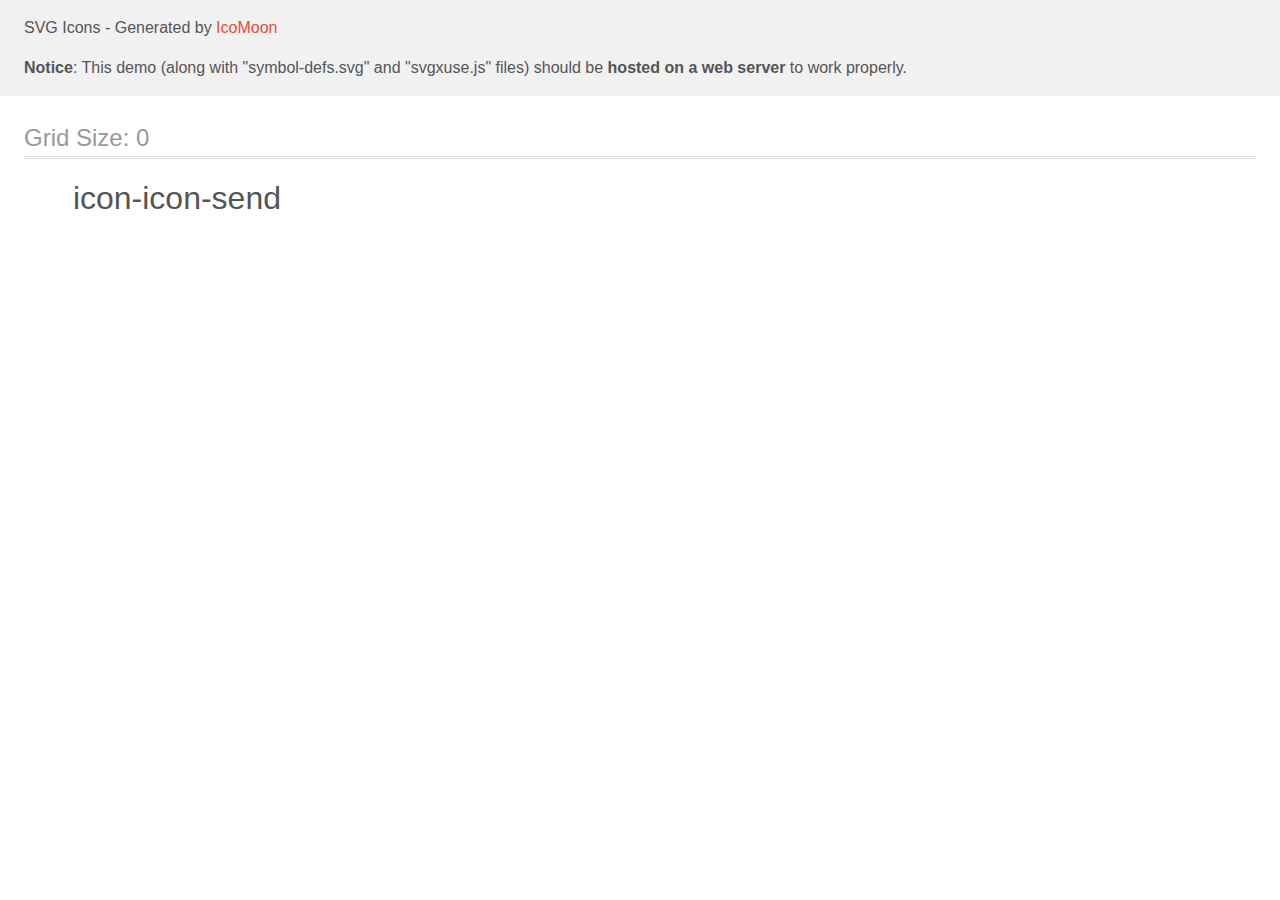
<file: icomoon/icomoon2/demo-external-svg.html>
<!doctype html>
<html>
<head>
    <title>IcoMoon - SVG Icons</title>
    <meta charset="utf-8">
    <meta name="viewport" content="width=device-width, initial-scale=1">
    <link rel="stylesheet" href="demo-files/demo.css">
    <link rel="stylesheet" href="style.css">
</head>
<body>
<header class="bgc1 clearfix">
<div class="mhl">
    <p>SVG Icons - Generated by <a href="https://icomoon.io/app">IcoMoon</a></p><p><strong>Notice</strong>: This demo (along with "symbol-defs.svg" and "svgxuse.js" files) should be <b>hosted on a web server</b> to work properly.</p>
</div>
</header>
    <div class="clearfix mhl ptl">
        <h1 class="mvm mtn fgc1">Grid Size: 0</h1>
        <div class="glyph fs1">
            <div class="clearfix pbs">
                <svg class="icon icon-icon-send"><use xlink:href="symbol-defs.svg#icon-icon-send"></use></svg><span class="name"> icon-icon-send</span>
            </div>
        </div>
  </div>
<script defer src="svgxuse.js"></script>
</body>
</html>
</file>
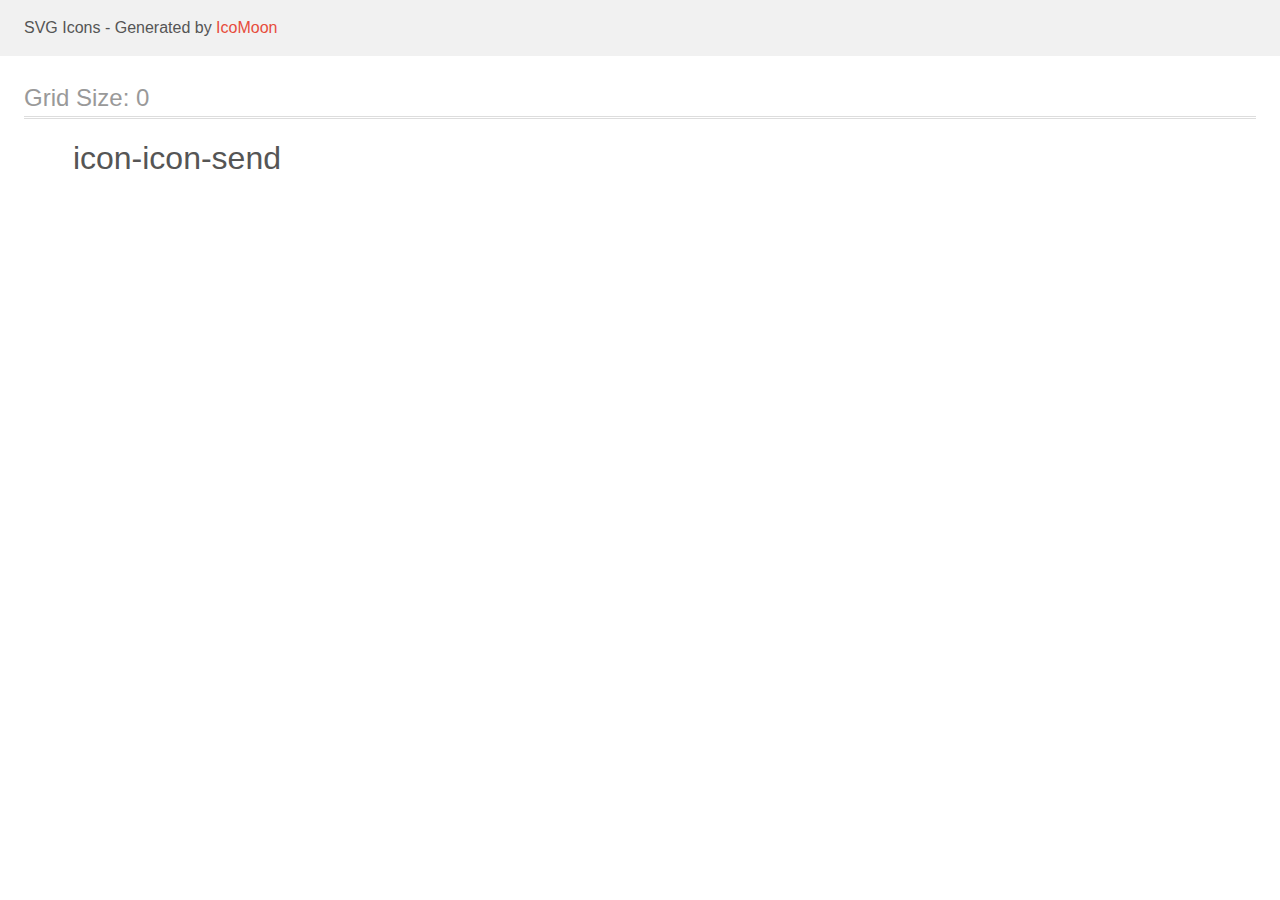
<file: icomoon/icomoon2/demo.html>
<!doctype html>
<html>
<head>
    <title>IcoMoon - SVG Icons</title>
    <meta charset="utf-8">
    <meta name="viewport" content="width=device-width, initial-scale=1">
    <link rel="stylesheet" href="demo-files/demo.css">
    <link rel="stylesheet" href="style.css">
</head>
<body>
<svg aria-hidden="true" style="position: absolute; width: 0; height: 0; overflow: hidden;" version="1.1" xmlns="http://www.w3.org/2000/svg" xmlns:xlink="http://www.w3.org/1999/xlink">
<defs>
<symbol id="icon-icon-send" viewBox="0 0 32 32">
<path fill="#fff" style="fill: var(--color1, #fff)" d="M32 0l-32 18 10.227 3.788 15.773-14.788-11.998 16.186 0.010 0.004-0.012-0.004v8.814l5.735-6.691 7.265 2.691 5-28z"></path>
</symbol>
</defs>
</svg>

<header class="bgc1 clearfix">
<div class="mhl">
    <p>SVG Icons - Generated by <a href="https://icomoon.io/app">IcoMoon</a></p>
</div>
</header>
    <div class="clearfix mhl ptl">
        <h1 class="mvm mtn fgc1">Grid Size: 0</h1>
        <div class="glyph fs1">
            <div class="clearfix pbs">
                <svg class="icon icon-icon-send"><use xlink:href="#icon-icon-send"></use></svg><span class="name"> icon-icon-send</span>
            </div>
        </div>
  </div>
<script defer src="svgxuse.js"></script>
</body>
</html>
</file>
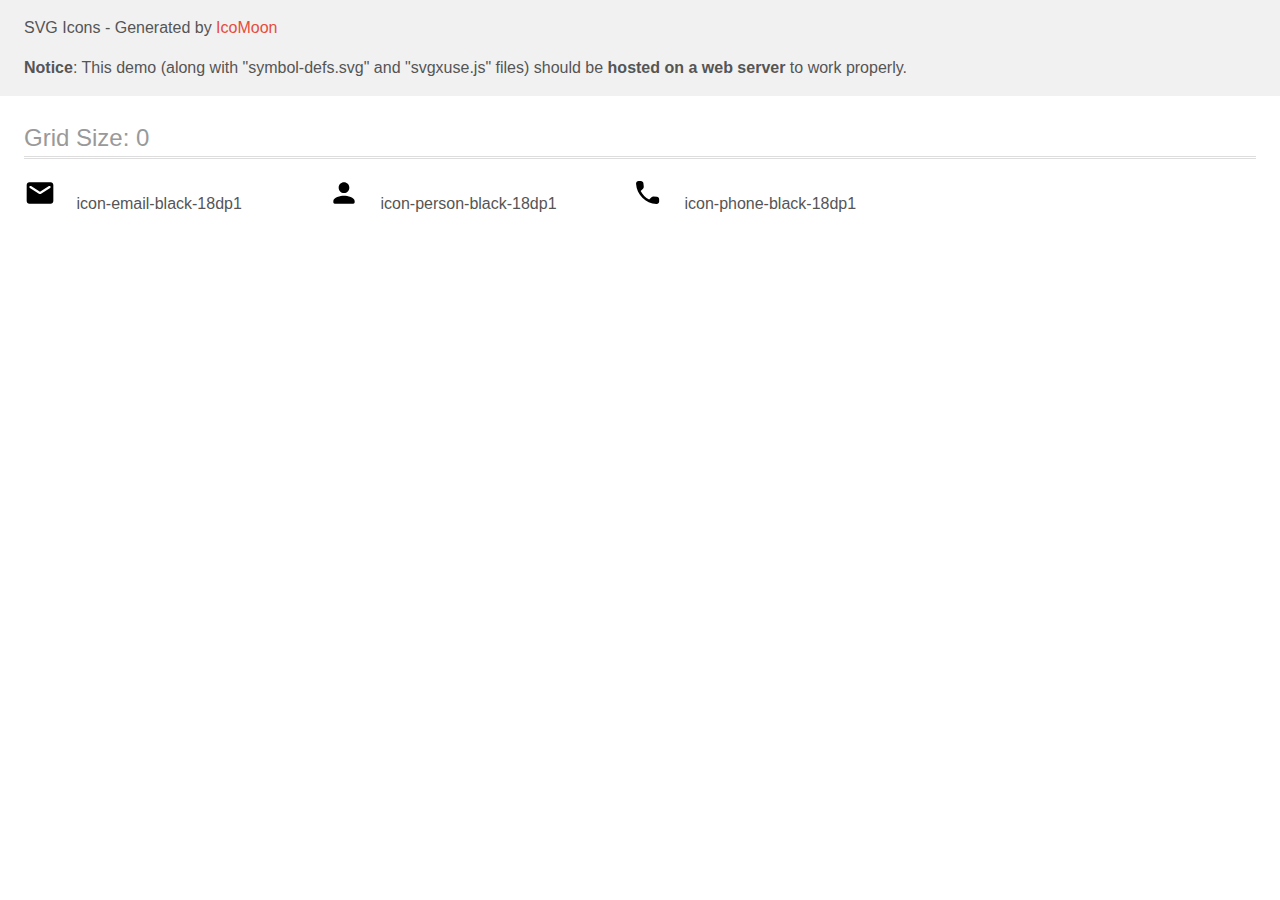
<file: icomoon/icomoon3/demo-external-svg.html>
<!doctype html>
<html>
<head>
    <title>IcoMoon - SVG Icons</title>
    <meta charset="utf-8">
    <meta name="viewport" content="width=device-width, initial-scale=1">
    <link rel="stylesheet" href="demo-files/demo.css">
    <link rel="stylesheet" href="style.css">
</head>
<body>
<header class="bgc1 clearfix">
<div class="mhl">
    <p>SVG Icons - Generated by <a href="https://icomoon.io/app">IcoMoon</a></p><p><strong>Notice</strong>: This demo (along with "symbol-defs.svg" and "svgxuse.js" files) should be <b>hosted on a web server</b> to work properly.</p>
</div>
</header>
    <div class="clearfix mhl ptl">
        <h1 class="mvm mtn fgc1">Grid Size: 0</h1>
        <div class="glyph fs1">
            <div class="clearfix pbs">
                <svg class="icon icon-email-black-18dp1"><use xlink:href="symbol-defs.svg#icon-email-black-18dp1"></use></svg><span class="name"> icon-email-black-18dp1</span>
            </div>
        </div>
        <div class="glyph fs1">
            <div class="clearfix pbs">
                <svg class="icon icon-person-black-18dp1"><use xlink:href="symbol-defs.svg#icon-person-black-18dp1"></use></svg><span class="name"> icon-person-black-18dp1</span>
            </div>
        </div>
        <div class="glyph fs1">
            <div class="clearfix pbs">
                <svg class="icon icon-phone-black-18dp1"><use xlink:href="symbol-defs.svg#icon-phone-black-18dp1"></use></svg><span class="name"> icon-phone-black-18dp1</span>
            </div>
        </div>
  </div>
<script defer src="svgxuse.js"></script>
</body>
</html>
</file>
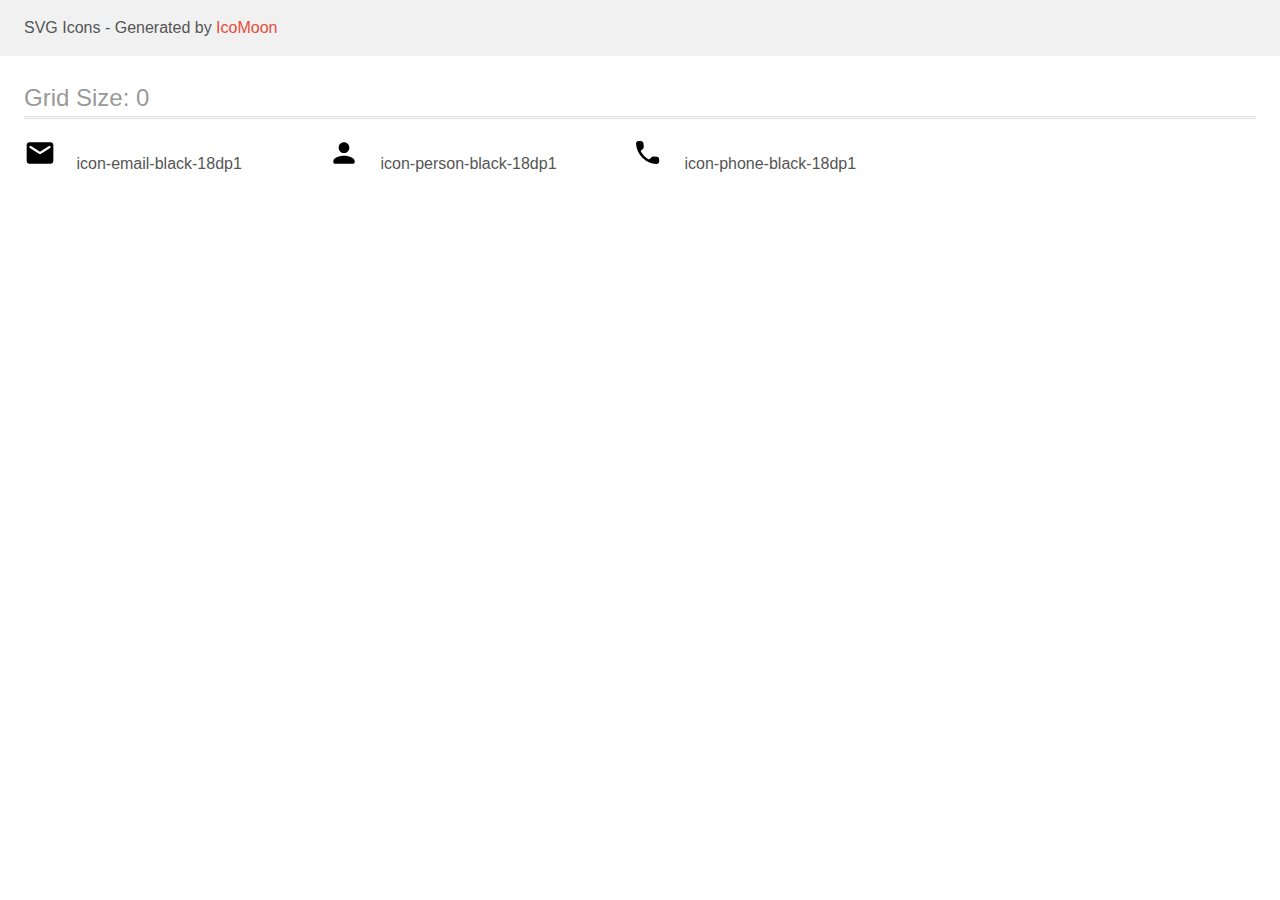
<file: icomoon/icomoon3/demo.html>
<!doctype html>
<html>
<head>
    <title>IcoMoon - SVG Icons</title>
    <meta charset="utf-8">
    <meta name="viewport" content="width=device-width, initial-scale=1">
    <link rel="stylesheet" href="demo-files/demo.css">
    <link rel="stylesheet" href="style.css">
</head>
<body>
<svg aria-hidden="true" style="position: absolute; width: 0; height: 0; overflow: hidden;" version="1.1" xmlns="http://www.w3.org/2000/svg" xmlns:xlink="http://www.w3.org/1999/xlink">
<defs>
<symbol id="icon-email-black-18dp1" viewBox="0 0 32 32">
<path d="M26.667 5.333h-21.333c-1.467 0-2.653 1.2-2.653 2.667l-0.013 16c0 1.467 1.2 2.667 2.667 2.667h21.333c1.467 0 2.667-1.2 2.667-2.667v-16c0-1.467-1.2-2.667-2.667-2.667zM26.133 11l-9.427 5.893c-0.427 0.267-0.987 0.267-1.413 0l-9.427-5.893c-0.333-0.213-0.533-0.573-0.533-0.96 0-0.893 0.973-1.427 1.733-0.96l8.933 5.587 8.933-5.587c0.76-0.467 1.733 0.067 1.733 0.96 0 0.387-0.2 0.747-0.533 0.96z"></path>
</symbol>
<symbol id="icon-person-black-18dp1" viewBox="0 0 32 32">
<path d="M16 16c2.947 0 5.333-2.387 5.333-5.333s-2.387-5.333-5.333-5.333c-2.947 0-5.333 2.387-5.333 5.333s2.387 5.333 5.333 5.333zM16 18.667c-3.56 0-10.667 1.787-10.667 5.333v1.333c0 0.733 0.6 1.333 1.333 1.333h18.667c0.733 0 1.333-0.6 1.333-1.333v-1.333c0-3.547-7.107-5.333-10.667-5.333z"></path>
</symbol>
<symbol id="icon-phone-black-18dp1" viewBox="0 0 32 32">
<path d="M24.882 19.773l-3.268-0.373c-0.785-0.090-1.557 0.18-2.11 0.733l-2.367 2.367c-3.641-1.853-6.626-4.825-8.478-8.478l2.38-2.38c0.553-0.553 0.823-1.325 0.733-2.11l-0.373-3.242c-0.154-1.299-1.248-2.277-2.56-2.277h-2.226c-1.454 0-2.663 1.209-2.573 2.663 0.682 10.987 9.469 19.761 20.443 20.443 1.454 0.090 2.663-1.119 2.663-2.573v-2.226c0.013-1.3-0.965-2.393-2.264-2.547z"></path>
</symbol>
</defs>
</svg>

<header class="bgc1 clearfix">
<div class="mhl">
    <p>SVG Icons - Generated by <a href="https://icomoon.io/app">IcoMoon</a></p>
</div>
</header>
    <div class="clearfix mhl ptl">
        <h1 class="mvm mtn fgc1">Grid Size: 0</h1>
        <div class="glyph fs1">
            <div class="clearfix pbs">
                <svg class="icon icon-email-black-18dp1"><use xlink:href="#icon-email-black-18dp1"></use></svg><span class="name"> icon-email-black-18dp1</span>
            </div>
        </div>
        <div class="glyph fs1">
            <div class="clearfix pbs">
                <svg class="icon icon-person-black-18dp1"><use xlink:href="#icon-person-black-18dp1"></use></svg><span class="name"> icon-person-black-18dp1</span>
            </div>
        </div>
        <div class="glyph fs1">
            <div class="clearfix pbs">
                <svg class="icon icon-phone-black-18dp1"><use xlink:href="#icon-phone-black-18dp1"></use></svg><span class="name"> icon-phone-black-18dp1</span>
            </div>
        </div>
  </div>
<script defer src="svgxuse.js"></script>
</body>
</html>
</file>
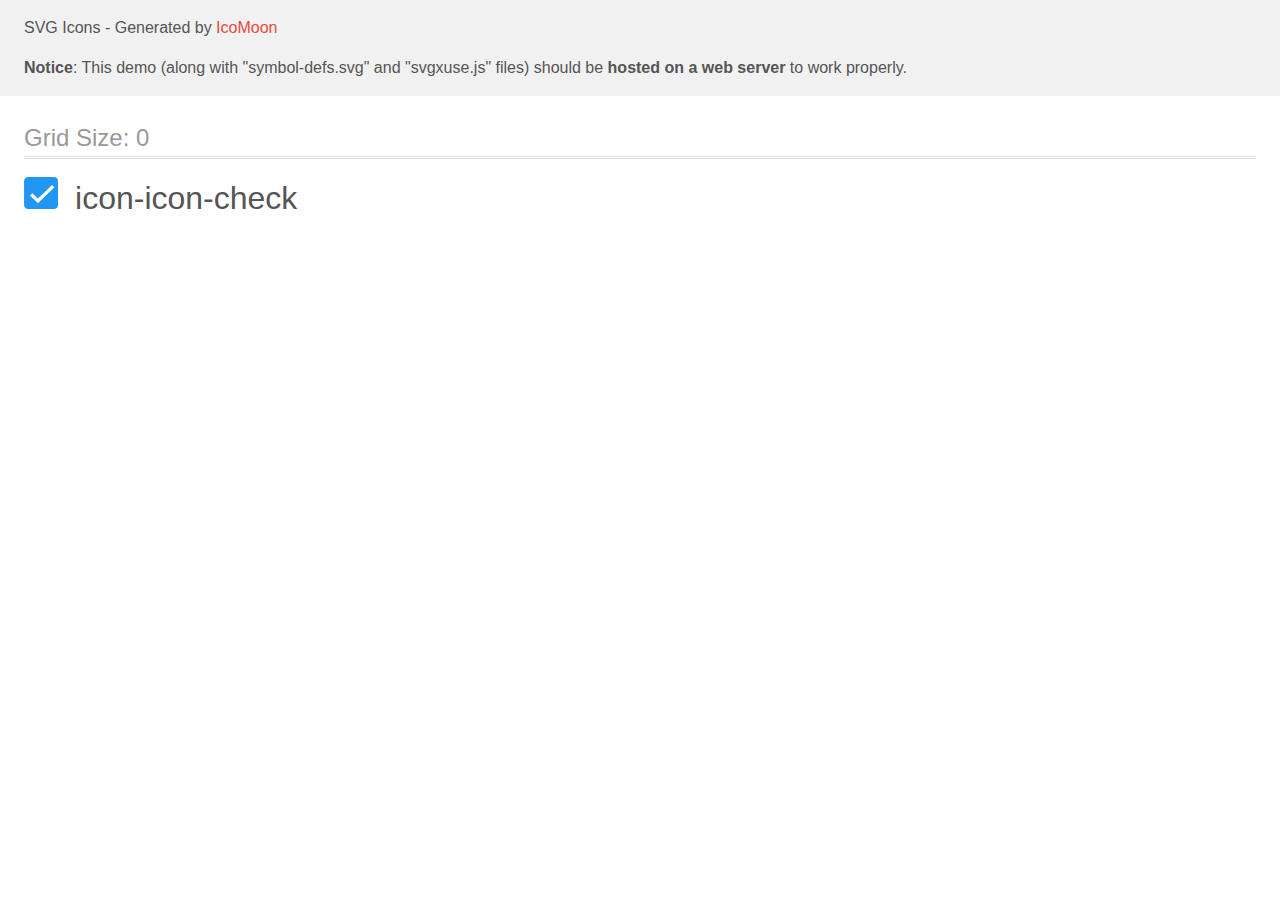
<file: icomoon/icomoon4/demo-external-svg.html>
<!doctype html>
<html>
<head>
    <title>IcoMoon - SVG Icons</title>
    <meta charset="utf-8">
    <meta name="viewport" content="width=device-width, initial-scale=1">
    <link rel="stylesheet" href="demo-files/demo.css">
    <link rel="stylesheet" href="style.css">
</head>
<body>
<header class="bgc1 clearfix">
<div class="mhl">
    <p>SVG Icons - Generated by <a href="https://icomoon.io/app">IcoMoon</a></p><p><strong>Notice</strong>: This demo (along with "symbol-defs.svg" and "svgxuse.js" files) should be <b>hosted on a web server</b> to work properly.</p>
</div>
</header>
    <div class="clearfix mhl ptl">
        <h1 class="mvm mtn fgc1">Grid Size: 0</h1>
        <div class="glyph fs1">
            <div class="clearfix pbs">
                <svg class="icon icon-icon-check"><use xlink:href="symbol-defs.svg#icon-icon-check"></use></svg><span class="name"> icon-icon-check</span>
            </div>
        </div>
  </div>
<script defer src="svgxuse.js"></script>
</body>
</html>
</file>
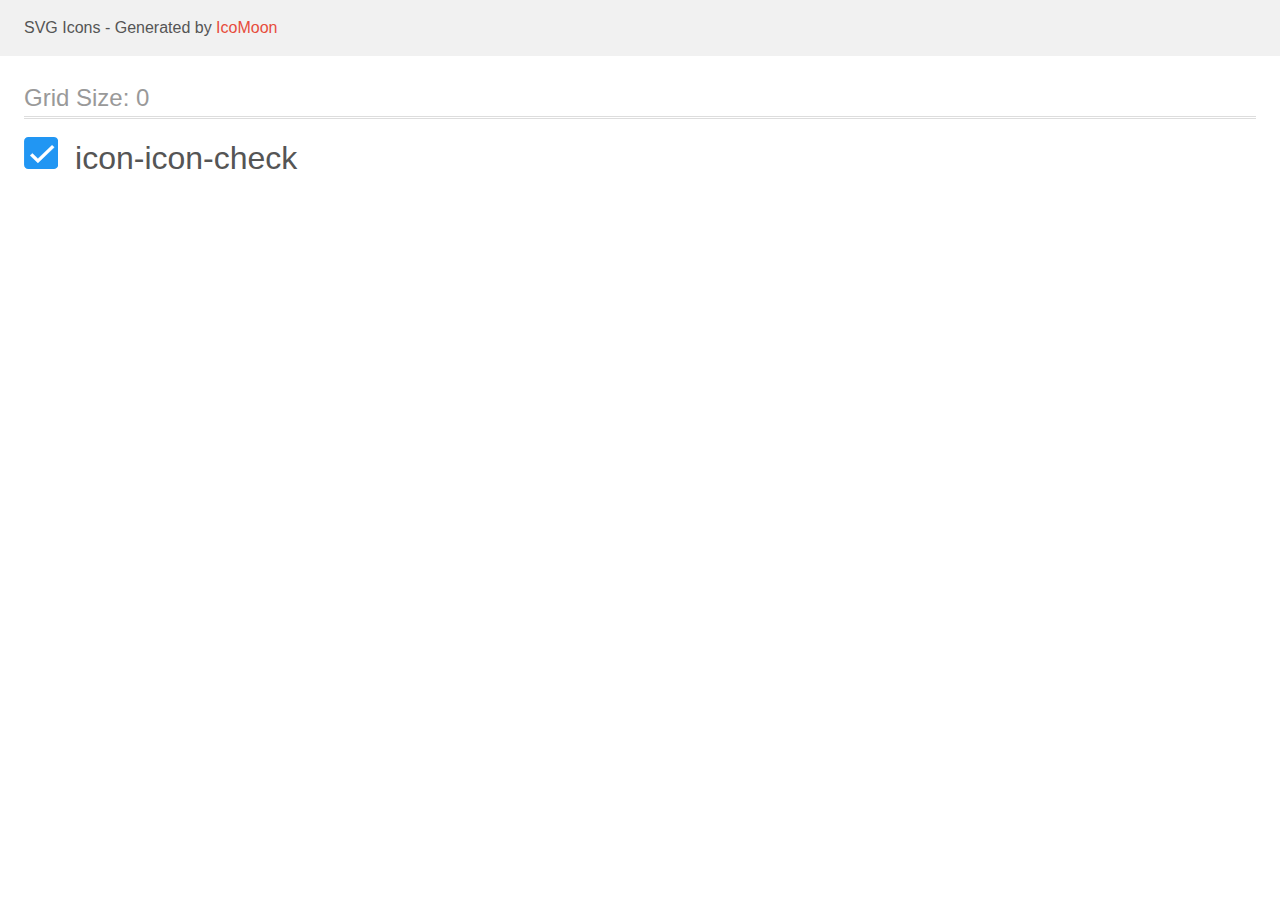
<file: icomoon/icomoon4/demo.html>
<!doctype html>
<html>
<head>
    <title>IcoMoon - SVG Icons</title>
    <meta charset="utf-8">
    <meta name="viewport" content="width=device-width, initial-scale=1">
    <link rel="stylesheet" href="demo-files/demo.css">
    <link rel="stylesheet" href="style.css">
</head>
<body>
<svg aria-hidden="true" style="position: absolute; width: 0; height: 0; overflow: hidden;" version="1.1" xmlns="http://www.w3.org/2000/svg" xmlns:xlink="http://www.w3.org/1999/xlink">
<defs>
<symbol id="icon-icon-check" viewBox="0 0 34 32">
<path fill="#2196f3" style="fill: var(--color1, #2196f3)" d="M4.267 0h25.6c2.356 0 4.267 1.91 4.267 4.267v23.467c0 2.356-1.91 4.267-4.267 4.267h-25.6c-2.356 0-4.267-1.91-4.267-4.267v-23.467c0-2.356 1.91-4.267 4.267-4.267z"></path>
<path fill="#fff" style="fill: var(--color2, #fff); stroke: var(--color2, #fff)" stroke="#fff" stroke-linejoin="miter" stroke-linecap="butt" stroke-miterlimit="4" stroke-width="0.4267" d="M8.442 16.537l-0.147-0.14-2.205 2.088 7.767 7.41 16.318-15.567-2.19-2.089-14.128 13.465-5.416-5.167z"></path>
</symbol>
</defs>
</svg>

<header class="bgc1 clearfix">
<div class="mhl">
    <p>SVG Icons - Generated by <a href="https://icomoon.io/app">IcoMoon</a></p>
</div>
</header>
    <div class="clearfix mhl ptl">
        <h1 class="mvm mtn fgc1">Grid Size: 0</h1>
        <div class="glyph fs1">
            <div class="clearfix pbs">
                <svg class="icon icon-icon-check"><use xlink:href="#icon-icon-check"></use></svg><span class="name"> icon-icon-check</span>
            </div>
        </div>
  </div>
<script defer src="svgxuse.js"></script>
</body>
</html>
</file>
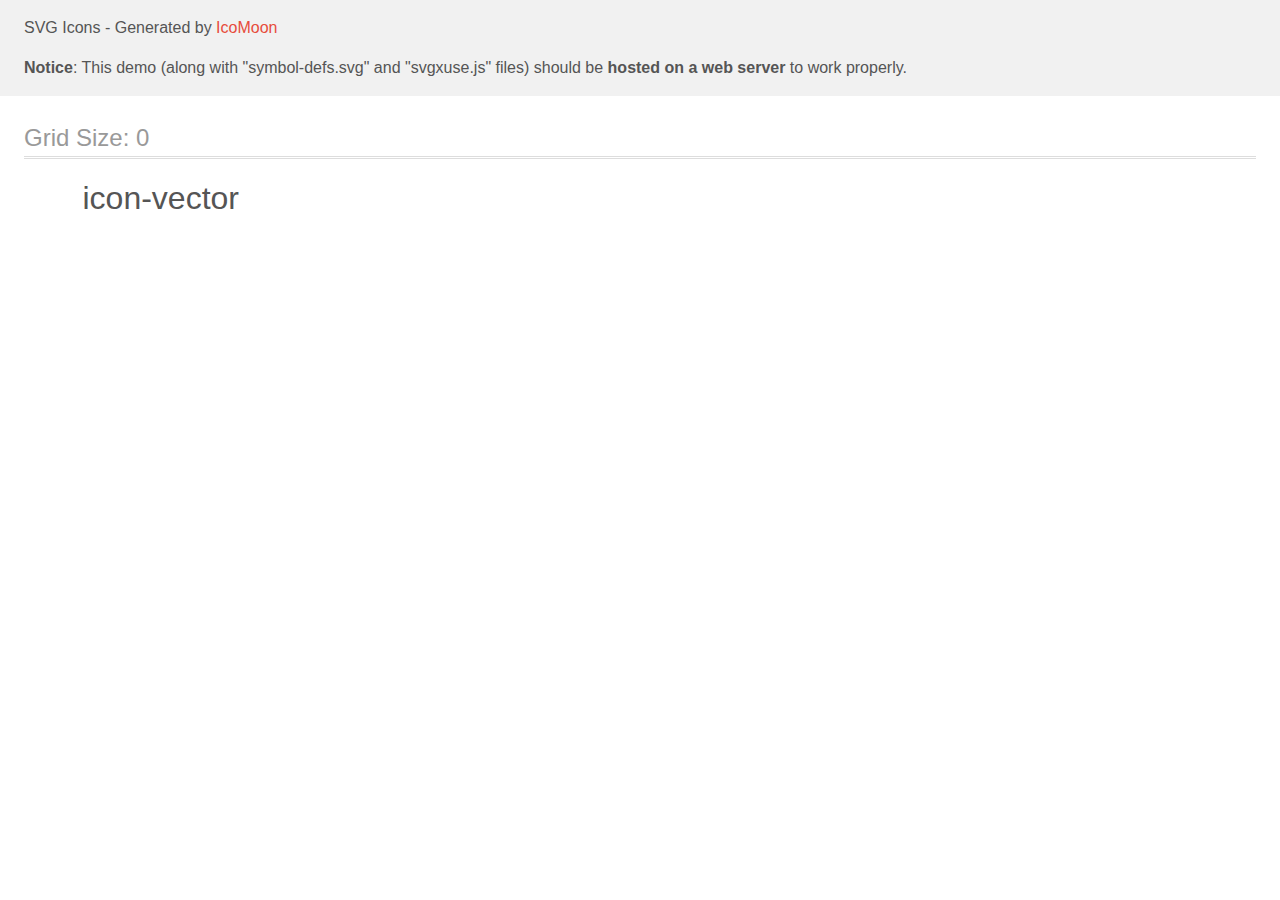
<file: icomoon/icomoon5/demo-external-svg.html>
<!doctype html>
<html>
<head>
    <title>IcoMoon - SVG Icons</title>
    <meta charset="utf-8">
    <meta name="viewport" content="width=device-width, initial-scale=1">
    <link rel="stylesheet" href="demo-files/demo.css">
    <link rel="stylesheet" href="style.css">
</head>
<body>
<header class="bgc1 clearfix">
<div class="mhl">
    <p>SVG Icons - Generated by <a href="https://icomoon.io/app">IcoMoon</a></p><p><strong>Notice</strong>: This demo (along with "symbol-defs.svg" and "svgxuse.js" files) should be <b>hosted on a web server</b> to work properly.</p>
</div>
</header>
    <div class="clearfix mhl ptl">
        <h1 class="mvm mtn fgc1">Grid Size: 0</h1>
        <div class="glyph fs1">
            <div class="clearfix pbs">
                <svg class="icon icon-vector"><use xlink:href="symbol-defs.svg#icon-vector"></use></svg><span class="name"> icon-vector</span>
            </div>
        </div>
  </div>
<script defer src="svgxuse.js"></script>
</body>
</html>
</file>
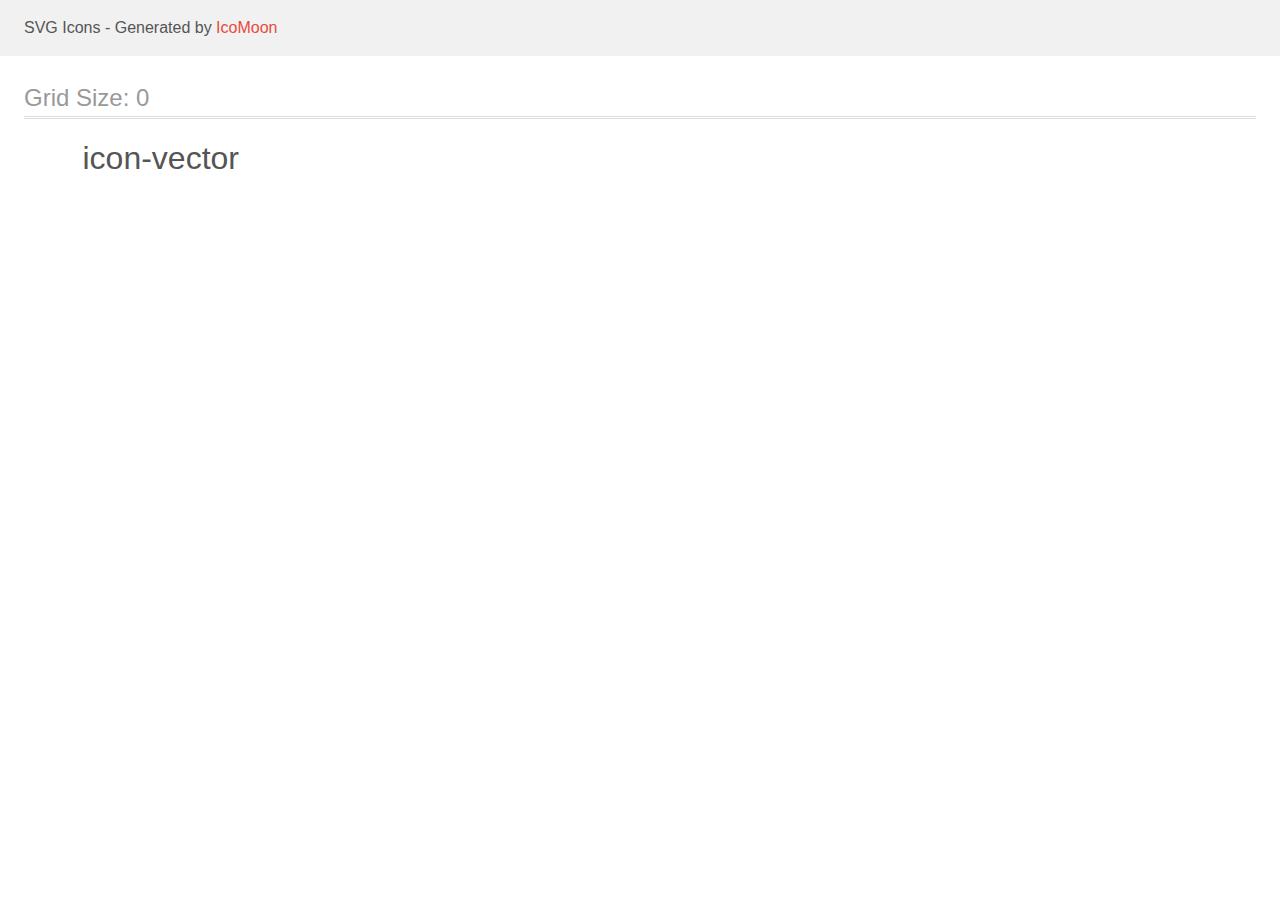
<file: icomoon/icomoon5/demo.html>
<!doctype html>
<html>
<head>
    <title>IcoMoon - SVG Icons</title>
    <meta charset="utf-8">
    <meta name="viewport" content="width=device-width, initial-scale=1">
    <link rel="stylesheet" href="demo-files/demo.css">
    <link rel="stylesheet" href="style.css">
</head>
<body>
<svg aria-hidden="true" style="position: absolute; width: 0; height: 0; overflow: hidden;" version="1.1" xmlns="http://www.w3.org/2000/svg" xmlns:xlink="http://www.w3.org/1999/xlink">
<defs>
<symbol id="icon-vector" viewBox="0 0 42 32">
<path fill="#fff" style="fill: var(--color1, #fff); stroke: var(--color1, #fff)" stroke="#fff" stroke-linejoin="miter" stroke-linecap="butt" stroke-miterlimit="4" stroke-width="0.64" d="M6.263 15.205l-0.22-0.21-3.307 3.132 11.651 11.114 24.477-23.351-3.285-3.134-21.192 20.197-8.124-7.75z"></path>
</symbol>
</defs>
</svg>

<header class="bgc1 clearfix">
<div class="mhl">
    <p>SVG Icons - Generated by <a href="https://icomoon.io/app">IcoMoon</a></p>
</div>
</header>
    <div class="clearfix mhl ptl">
        <h1 class="mvm mtn fgc1">Grid Size: 0</h1>
        <div class="glyph fs1">
            <div class="clearfix pbs">
                <svg class="icon icon-vector"><use xlink:href="#icon-vector"></use></svg><span class="name"> icon-vector</span>
            </div>
        </div>
  </div>
<script defer src="svgxuse.js"></script>
</body>
</html>
</file>
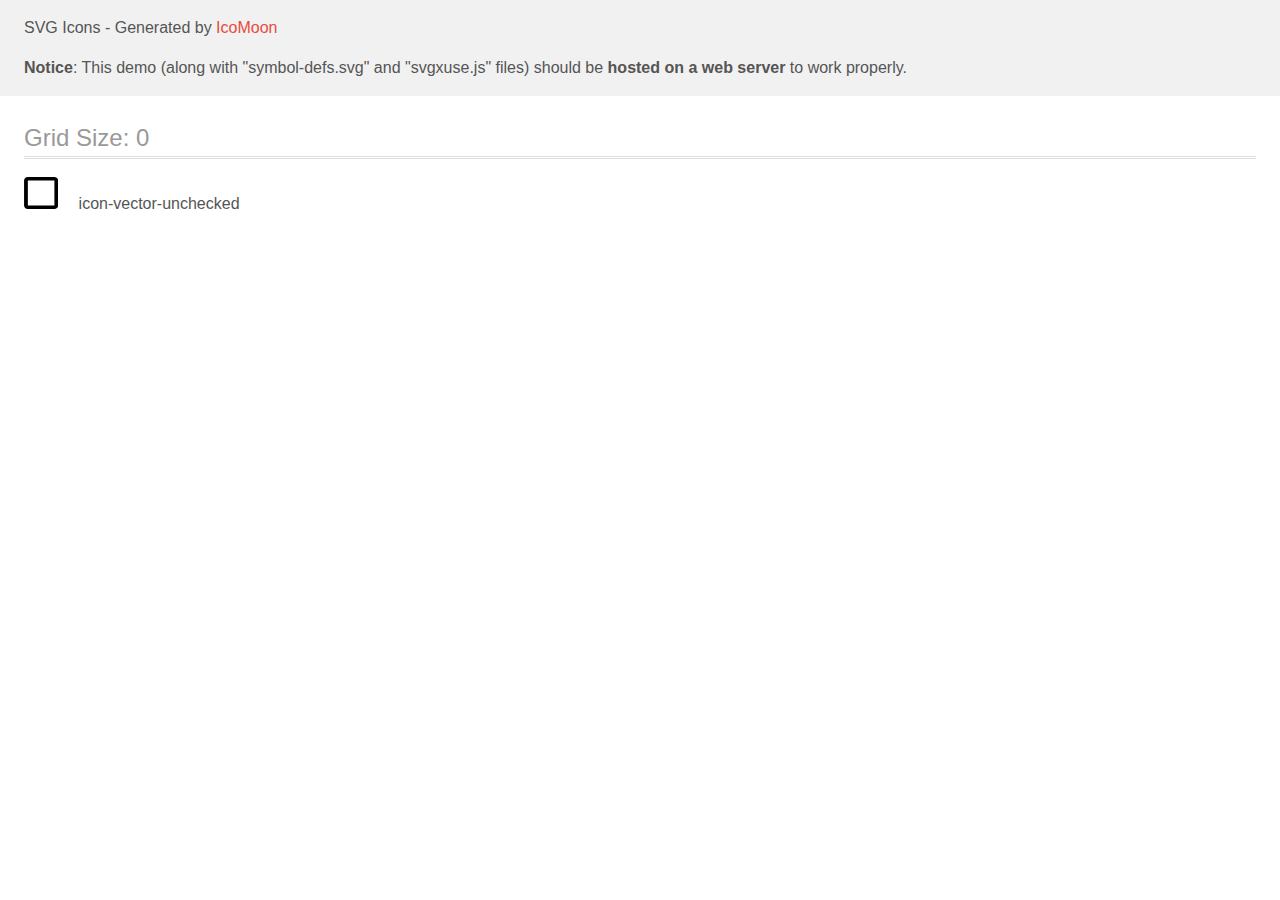
<file: icomoon/icomoon6/demo-external-svg.html>
<!doctype html>
<html>
<head>
    <title>IcoMoon - SVG Icons</title>
    <meta charset="utf-8">
    <meta name="viewport" content="width=device-width, initial-scale=1">
    <link rel="stylesheet" href="demo-files/demo.css">
    <link rel="stylesheet" href="style.css">
</head>
<body>
<header class="bgc1 clearfix">
<div class="mhl">
    <p>SVG Icons - Generated by <a href="https://icomoon.io/app">IcoMoon</a></p><p><strong>Notice</strong>: This demo (along with "symbol-defs.svg" and "svgxuse.js" files) should be <b>hosted on a web server</b> to work properly.</p>
</div>
</header>
    <div class="clearfix mhl ptl">
        <h1 class="mvm mtn fgc1">Grid Size: 0</h1>
        <div class="glyph fs1">
            <div class="clearfix pbs">
                <svg class="icon icon-vector-unchecked"><use xlink:href="symbol-defs.svg#icon-vector-unchecked"></use></svg><span class="name"> icon-vector-unchecked</span>
            </div>
        </div>
  </div>
<script defer src="svgxuse.js"></script>
</body>
</html>
</file>
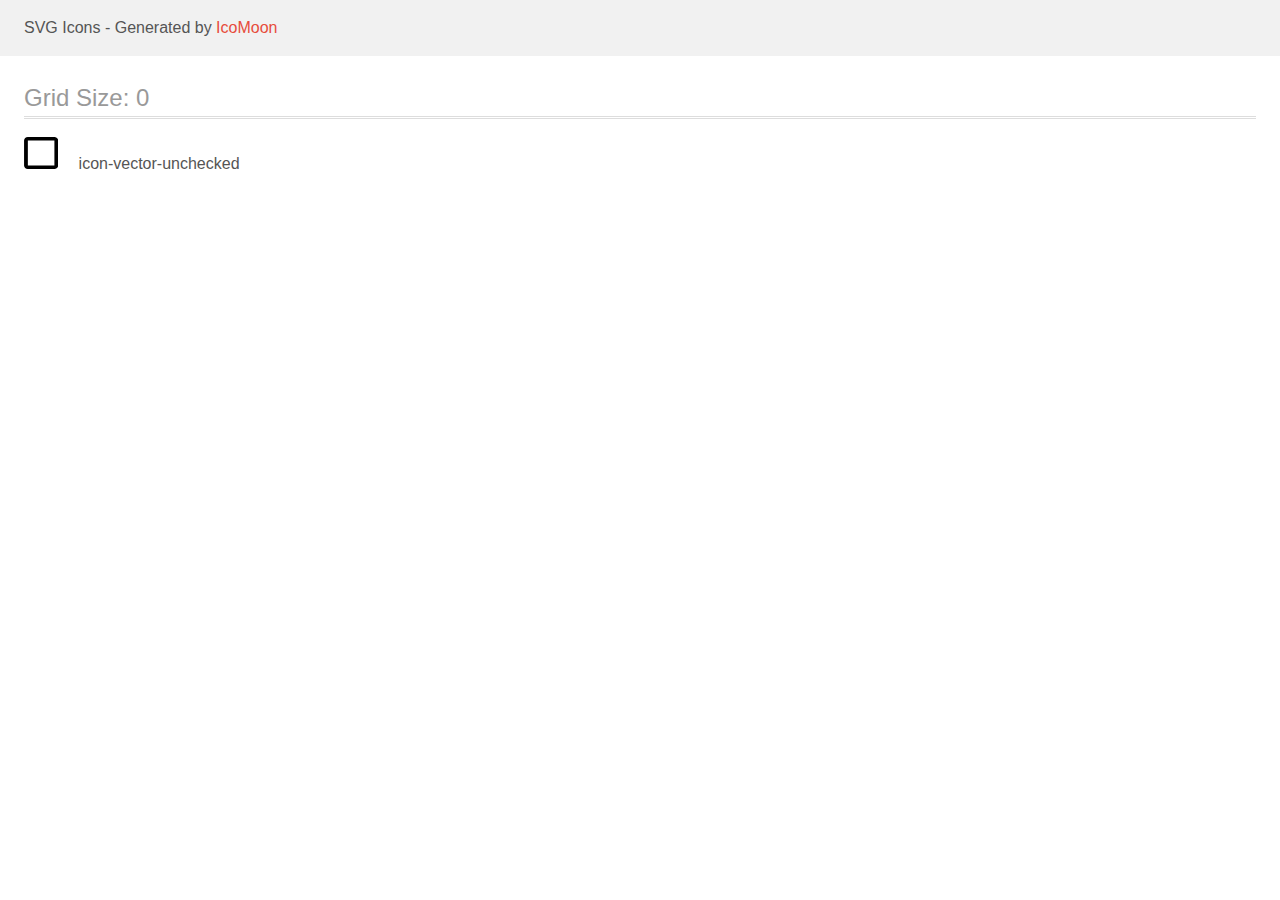
<file: icomoon/icomoon6/demo.html>
<!doctype html>
<html>
<head>
    <title>IcoMoon - SVG Icons</title>
    <meta charset="utf-8">
    <meta name="viewport" content="width=device-width, initial-scale=1">
    <link rel="stylesheet" href="demo-files/demo.css">
    <link rel="stylesheet" href="style.css">
</head>
<body>
<svg aria-hidden="true" style="position: absolute; width: 0; height: 0; overflow: hidden;" version="1.1" xmlns="http://www.w3.org/2000/svg" xmlns:xlink="http://www.w3.org/1999/xlink">
<defs>
<symbol id="icon-vector-unchecked" viewBox="0 0 34 32">
<path d="M30.341 3.556v24.889h-26.548v-24.889h26.548zM30.341 0h-26.548c-2.086 0-3.793 1.6-3.793 3.556v24.889c0 1.956 1.707 3.556 3.793 3.556h26.548c2.086 0 3.793-1.6 3.793-3.556v-24.889c0-1.956-1.707-3.556-3.793-3.556z"></path>
</symbol>
</defs>
</svg>

<header class="bgc1 clearfix">
<div class="mhl">
    <p>SVG Icons - Generated by <a href="https://icomoon.io/app">IcoMoon</a></p>
</div>
</header>
    <div class="clearfix mhl ptl">
        <h1 class="mvm mtn fgc1">Grid Size: 0</h1>
        <div class="glyph fs1">
            <div class="clearfix pbs">
                <svg class="icon icon-vector-unchecked"><use xlink:href="#icon-vector-unchecked"></use></svg><span class="name"> icon-vector-unchecked</span>
            </div>
        </div>
  </div>
<script defer src="svgxuse.js"></script>
</body>
</html>
</file>
<file: sprite svg/demo-files/demo.css>
body {
  padding: 0;
  margin: 0;
  font-family: sans-serif;
  font-size: 1em;
  line-height: 1.5;
  color: #555;
  background: #fff;
}
h1 {
  font-size: 1.5em;
  font-weight: normal;
  box-shadow: 0 1px #ddd, 0 2px #fff, 0 3px #ddd;
}
small {
  font-size: .66666667em;
}
a {
  color: #e74c3c;
  text-decoration: none;
}
a:hover, a:focus {
  box-shadow: 0 1px #e74c3c;
}
.bshadow0, input {
  box-shadow: inset 0 -2px #e7e7e7;
}
input:hover {
  box-shadow: inset 0 -2px #ccc;
}
input, fieldset {
  font-size: 1em;
  margin: 0;
  padding: 0;
  border: 0;
}
input {
  color: inherit;
  line-height: 1.5;
  height: 1.5em;
  padding: .25em 0;
}
input:focus {
  outline: none;
  box-shadow: inset 0 -2px #449fdb;
}
.glyph {
  font-size: 16px;
  margin-right: 1.5em;
  float: left;
  width: 17em;
}
svg {
  color: #000;
}
.liga {
  width: 80%;
  width: calc(100% - 2.5em);
}
.talign-right {
  text-align: right;
}
.talign-center {
  text-align: center;
}
.bgc1 {
  background: #f1f1f1;
}
.fgc0 {
  color: #000;
}
.fgc1 {
  color: #999;
}
p {
  margin-top: 1em;
  margin-bottom: 1em;
}
.mvm {
  margin-top: .75em;
  margin-bottom: .75em;
}
.mtn {
  margin-top: 0;
}
.mtl, .mal {
  margin-top: 1.5em;
}
.mbl, .mal {
  margin-bottom: 1.5em;
}
.mal, .mhl {
  margin-left: 1.5em;
  margin-right: 1.5em;
}
.mhmm {
  margin-left: 1em;
  margin-right: 1em;
}
.ptl {
  padding-top: 1.5em;
}
.pbs, .pvs {
  padding-bottom: .25em;
}
.pvs, .pts {
  padding-top: .25em;
}
.unit {
  float: left;
}
.unitRight {
  float: right;
}
.size1of2 {
  width: 50%;
}
.size1of1 {
  width: 100%;
}
.clearfix:before, .clearfix:after {
  content: " ";
  display: table;
}
.clearfix:after {
  clear: both;
}
.hidden-true {
  display: none;
}
.textbox0 {
  width: 3em;
  background: #f1f1f1;
  padding: .25em .5em;
  line-height: 1.5;
  height: 1.5em;
}
.fs0 {
  font-size: 16px;
}
.fs1 {
  font-size: 32px;
}
.name {
  margin-left: .25em;
}
</file>
<file: sprite svg/style.css>
.icon {
  display: inline-block;
  width: 1em;
  height: 1em;
  stroke-width: 0;
  stroke: currentColor;
  fill: currentColor;
}

/* ==========================================
Single-colored icons can be modified like so:
.icon-name {
  font-size: 32px;
  color: red;
}
========================================== */

.icon-envelope {
  width: 1.3330078125em;
}

.icon-logo1 {
  width: 1.7373046875em;
}

.icon-logo2 {
  width: 1.7666015625em;
}

.icon-logo3 {
  width: 1.7666015625em;
}

.icon-logo4 {
  width: 1.7666015625em;
}

.icon-logo5 {
  width: 1.7666015625em;
}

.icon-logo {
  width: 1.7373046875em;
}

.icon-smartphone {
  width: 0.625em;
}
</file>
<file: icomoon/icomoon2/demo-files/demo.css>
body {
  padding: 0;
  margin: 0;
  font-family: sans-serif;
  font-size: 1em;
  line-height: 1.5;
  color: #555;
  background: #fff;
}
h1 {
  font-size: 1.5em;
  font-weight: normal;
  box-shadow: 0 1px #ddd, 0 2px #fff, 0 3px #ddd;
}
small {
  font-size: .66666667em;
}
a {
  color: #e74c3c;
  text-decoration: none;
}
a:hover, a:focus {
  box-shadow: 0 1px #e74c3c;
}
.bshadow0, input {
  box-shadow: inset 0 -2px #e7e7e7;
}
input:hover {
  box-shadow: inset 0 -2px #ccc;
}
input, fieldset {
  font-size: 1em;
  margin: 0;
  padding: 0;
  border: 0;
}
input {
  color: inherit;
  line-height: 1.5;
  height: 1.5em;
  padding: .25em 0;
}
input:focus {
  outline: none;
  box-shadow: inset 0 -2px #449fdb;
}
.glyph {
  font-size: 16px;
  margin-right: 1.5em;
  float: left;
  width: 17em;
}
svg {
  color: #000;
}
.liga {
  width: 80%;
  width: calc(100% - 2.5em);
}
.talign-right {
  text-align: right;
}
.talign-center {
  text-align: center;
}
.bgc1 {
  background: #f1f1f1;
}
.fgc0 {
  color: #000;
}
.fgc1 {
  color: #999;
}
p {
  margin-top: 1em;
  margin-bottom: 1em;
}
.mvm {
  margin-top: .75em;
  margin-bottom: .75em;
}
.mtn {
  margin-top: 0;
}
.mtl, .mal {
  margin-top: 1.5em;
}
.mbl, .mal {
  margin-bottom: 1.5em;
}
.mal, .mhl {
  margin-left: 1.5em;
  margin-right: 1.5em;
}
.mhmm {
  margin-left: 1em;
  margin-right: 1em;
}
.ptl {
  padding-top: 1.5em;
}
.pbs, .pvs {
  padding-bottom: .25em;
}
.pvs, .pts {
  padding-top: .25em;
}
.unit {
  float: left;
}
.unitRight {
  float: right;
}
.size1of2 {
  width: 50%;
}
.size1of1 {
  width: 100%;
}
.clearfix:before, .clearfix:after {
  content: " ";
  display: table;
}
.clearfix:after {
  clear: both;
}
.hidden-true {
  display: none;
}
.textbox0 {
  width: 3em;
  background: #f1f1f1;
  padding: .25em .5em;
  line-height: 1.5;
  height: 1.5em;
}
.fs0 {
  font-size: 16px;
}
.fs1 {
  font-size: 32px;
}
.name {
  margin-left: .25em;
}
</file>
<file: icomoon/icomoon2/style.css>
.icon {
  display: inline-block;
  width: 1em;
  height: 1em;
  stroke-width: 0;
  stroke: currentColor;
  fill: currentColor;
}

/* ==========================================
Single-colored icons can be modified like so:
.icon-name {
  font-size: 32px;
  color: red;
}
========================================== */
</file>
<file: icomoon/icomoon3/demo-files/demo.css>
body {
  padding: 0;
  margin: 0;
  font-family: sans-serif;
  font-size: 1em;
  line-height: 1.5;
  color: #555;
  background: #fff;
}
h1 {
  font-size: 1.5em;
  font-weight: normal;
  box-shadow: 0 1px #ddd, 0 2px #fff, 0 3px #ddd;
}
small {
  font-size: .66666667em;
}
a {
  color: #e74c3c;
  text-decoration: none;
}
a:hover, a:focus {
  box-shadow: 0 1px #e74c3c;
}
.bshadow0, input {
  box-shadow: inset 0 -2px #e7e7e7;
}
input:hover {
  box-shadow: inset 0 -2px #ccc;
}
input, fieldset {
  font-size: 1em;
  margin: 0;
  padding: 0;
  border: 0;
}
input {
  color: inherit;
  line-height: 1.5;
  height: 1.5em;
  padding: .25em 0;
}
input:focus {
  outline: none;
  box-shadow: inset 0 -2px #449fdb;
}
.glyph {
  font-size: 16px;
  margin-right: 1.5em;
  float: left;
  width: 8em;
}
svg {
  color: #000;
}
.liga {
  width: 80%;
  width: calc(100% - 2.5em);
}
.talign-right {
  text-align: right;
}
.talign-center {
  text-align: center;
}
.bgc1 {
  background: #f1f1f1;
}
.fgc0 {
  color: #000;
}
.fgc1 {
  color: #999;
}
p {
  margin-top: 1em;
  margin-bottom: 1em;
}
.mvm {
  margin-top: .75em;
  margin-bottom: .75em;
}
.mtn {
  margin-top: 0;
}
.mtl, .mal {
  margin-top: 1.5em;
}
.mbl, .mal {
  margin-bottom: 1.5em;
}
.mal, .mhl {
  margin-left: 1.5em;
  margin-right: 1.5em;
}
.mhmm {
  margin-left: 1em;
  margin-right: 1em;
}
.ptl {
  padding-top: 1.5em;
}
.pbs, .pvs {
  padding-bottom: .25em;
}
.pvs, .pts {
  padding-top: .25em;
}
.unit {
  float: left;
}
.unitRight {
  float: right;
}
.size1of2 {
  width: 50%;
}
.size1of1 {
  width: 100%;
}
.clearfix:before, .clearfix:after {
  content: " ";
  display: table;
}
.clearfix:after {
  clear: both;
}
.hidden-true {
  display: none;
}
.textbox0 {
  width: 3em;
  background: #f1f1f1;
  padding: .25em .5em;
  line-height: 1.5;
  height: 1.5em;
}
.fs0 {
  font-size: 16px;
}
.fs1 {
  font-size: 32px;
}
.name {
  font-size: 0.5em;
  margin-left: 1em;
}
</file>
<file: icomoon/icomoon3/style.css>
.icon {
  display: inline-block;
  width: 1em;
  height: 1em;
  stroke-width: 0;
  stroke: currentColor;
  fill: currentColor;
}

/* ==========================================
Single-colored icons can be modified like so:
.icon-name {
  font-size: 32px;
  color: red;
}
========================================== */
</file>
<file: icomoon/icomoon4/demo-files/demo.css>
body {
  padding: 0;
  margin: 0;
  font-family: sans-serif;
  font-size: 1em;
  line-height: 1.5;
  color: #555;
  background: #fff;
}
h1 {
  font-size: 1.5em;
  font-weight: normal;
  box-shadow: 0 1px #ddd, 0 2px #fff, 0 3px #ddd;
}
small {
  font-size: .66666667em;
}
a {
  color: #e74c3c;
  text-decoration: none;
}
a:hover, a:focus {
  box-shadow: 0 1px #e74c3c;
}
.bshadow0, input {
  box-shadow: inset 0 -2px #e7e7e7;
}
input:hover {
  box-shadow: inset 0 -2px #ccc;
}
input, fieldset {
  font-size: 1em;
  margin: 0;
  padding: 0;
  border: 0;
}
input {
  color: inherit;
  line-height: 1.5;
  height: 1.5em;
  padding: .25em 0;
}
input:focus {
  outline: none;
  box-shadow: inset 0 -2px #449fdb;
}
.glyph {
  font-size: 16px;
  margin-right: 1.5em;
  float: left;
  width: 17em;
}
svg {
  color: #000;
}
.liga {
  width: 80%;
  width: calc(100% - 2.5em);
}
.talign-right {
  text-align: right;
}
.talign-center {
  text-align: center;
}
.bgc1 {
  background: #f1f1f1;
}
.fgc0 {
  color: #000;
}
.fgc1 {
  color: #999;
}
p {
  margin-top: 1em;
  margin-bottom: 1em;
}
.mvm {
  margin-top: .75em;
  margin-bottom: .75em;
}
.mtn {
  margin-top: 0;
}
.mtl, .mal {
  margin-top: 1.5em;
}
.mbl, .mal {
  margin-bottom: 1.5em;
}
.mal, .mhl {
  margin-left: 1.5em;
  margin-right: 1.5em;
}
.mhmm {
  margin-left: 1em;
  margin-right: 1em;
}
.ptl {
  padding-top: 1.5em;
}
.pbs, .pvs {
  padding-bottom: .25em;
}
.pvs, .pts {
  padding-top: .25em;
}
.unit {
  float: left;
}
.unitRight {
  float: right;
}
.size1of2 {
  width: 50%;
}
.size1of1 {
  width: 100%;
}
.clearfix:before, .clearfix:after {
  content: " ";
  display: table;
}
.clearfix:after {
  clear: both;
}
.hidden-true {
  display: none;
}
.textbox0 {
  width: 3em;
  background: #f1f1f1;
  padding: .25em .5em;
  line-height: 1.5;
  height: 1.5em;
}
.fs0 {
  font-size: 16px;
}
.fs1 {
  font-size: 32px;
}
.name {
  margin-left: .25em;
}
</file>
<file: icomoon/icomoon4/style.css>
.icon {
  display: inline-block;
  width: 1em;
  height: 1em;
  stroke-width: 0;
  stroke: currentColor;
  fill: currentColor;
}

/* ==========================================
Single-colored icons can be modified like so:
.icon-name {
  font-size: 32px;
  color: red;
}
========================================== */

.icon-icon-check {
  width: 1.06640625em;
}
</file>
<file: icomoon/icomoon5/demo-files/demo.css>
body {
  padding: 0;
  margin: 0;
  font-family: sans-serif;
  font-size: 1em;
  line-height: 1.5;
  color: #555;
  background: #fff;
}
h1 {
  font-size: 1.5em;
  font-weight: normal;
  box-shadow: 0 1px #ddd, 0 2px #fff, 0 3px #ddd;
}
small {
  font-size: .66666667em;
}
a {
  color: #e74c3c;
  text-decoration: none;
}
a:hover, a:focus {
  box-shadow: 0 1px #e74c3c;
}
.bshadow0, input {
  box-shadow: inset 0 -2px #e7e7e7;
}
input:hover {
  box-shadow: inset 0 -2px #ccc;
}
input, fieldset {
  font-size: 1em;
  margin: 0;
  padding: 0;
  border: 0;
}
input {
  color: inherit;
  line-height: 1.5;
  height: 1.5em;
  padding: .25em 0;
}
input:focus {
  outline: none;
  box-shadow: inset 0 -2px #449fdb;
}
.glyph {
  font-size: 16px;
  margin-right: 1.5em;
  float: left;
  width: 17em;
}
svg {
  color: #000;
}
.liga {
  width: 80%;
  width: calc(100% - 2.5em);
}
.talign-right {
  text-align: right;
}
.talign-center {
  text-align: center;
}
.bgc1 {
  background: #f1f1f1;
}
.fgc0 {
  color: #000;
}
.fgc1 {
  color: #999;
}
p {
  margin-top: 1em;
  margin-bottom: 1em;
}
.mvm {
  margin-top: .75em;
  margin-bottom: .75em;
}
.mtn {
  margin-top: 0;
}
.mtl, .mal {
  margin-top: 1.5em;
}
.mbl, .mal {
  margin-bottom: 1.5em;
}
.mal, .mhl {
  margin-left: 1.5em;
  margin-right: 1.5em;
}
.mhmm {
  margin-left: 1em;
  margin-right: 1em;
}
.ptl {
  padding-top: 1.5em;
}
.pbs, .pvs {
  padding-bottom: .25em;
}
.pvs, .pts {
  padding-top: .25em;
}
.unit {
  float: left;
}
.unitRight {
  float: right;
}
.size1of2 {
  width: 50%;
}
.size1of1 {
  width: 100%;
}
.clearfix:before, .clearfix:after {
  content: " ";
  display: table;
}
.clearfix:after {
  clear: both;
}
.hidden-true {
  display: none;
}
.textbox0 {
  width: 3em;
  background: #f1f1f1;
  padding: .25em .5em;
  line-height: 1.5;
  height: 1.5em;
}
.fs0 {
  font-size: 16px;
}
.fs1 {
  font-size: 32px;
}
.name {
  margin-left: .25em;
}
</file>
<file: icomoon/icomoon5/style.css>
.icon {
  display: inline-block;
  width: 1em;
  height: 1em;
  stroke-width: 0;
  stroke: currentColor;
  fill: currentColor;
}

/* ==========================================
Single-colored icons can be modified like so:
.icon-name {
  font-size: 32px;
  color: red;
}
========================================== */

.icon-vector {
  width: 1.2998046875em;
}
</file>
<file: icomoon/icomoon6/demo-files/demo.css>
body {
  padding: 0;
  margin: 0;
  font-family: sans-serif;
  font-size: 1em;
  line-height: 1.5;
  color: #555;
  background: #fff;
}
h1 {
  font-size: 1.5em;
  font-weight: normal;
  box-shadow: 0 1px #ddd, 0 2px #fff, 0 3px #ddd;
}
small {
  font-size: .66666667em;
}
a {
  color: #e74c3c;
  text-decoration: none;
}
a:hover, a:focus {
  box-shadow: 0 1px #e74c3c;
}
.bshadow0, input {
  box-shadow: inset 0 -2px #e7e7e7;
}
input:hover {
  box-shadow: inset 0 -2px #ccc;
}
input, fieldset {
  font-size: 1em;
  margin: 0;
  padding: 0;
  border: 0;
}
input {
  color: inherit;
  line-height: 1.5;
  height: 1.5em;
  padding: .25em 0;
}
input:focus {
  outline: none;
  box-shadow: inset 0 -2px #449fdb;
}
.glyph {
  font-size: 16px;
  margin-right: 1.5em;
  float: left;
  width: 7em;
}
svg {
  color: #000;
}
.liga {
  width: 80%;
  width: calc(100% - 2.5em);
}
.talign-right {
  text-align: right;
}
.talign-center {
  text-align: center;
}
.bgc1 {
  background: #f1f1f1;
}
.fgc0 {
  color: #000;
}
.fgc1 {
  color: #999;
}
p {
  margin-top: 1em;
  margin-bottom: 1em;
}
.mvm {
  margin-top: .75em;
  margin-bottom: .75em;
}
.mtn {
  margin-top: 0;
}
.mtl, .mal {
  margin-top: 1.5em;
}
.mbl, .mal {
  margin-bottom: 1.5em;
}
.mal, .mhl {
  margin-left: 1.5em;
  margin-right: 1.5em;
}
.mhmm {
  margin-left: 1em;
  margin-right: 1em;
}
.ptl {
  padding-top: 1.5em;
}
.pbs, .pvs {
  padding-bottom: .25em;
}
.pvs, .pts {
  padding-top: .25em;
}
.unit {
  float: left;
}
.unitRight {
  float: right;
}
.size1of2 {
  width: 50%;
}
.size1of1 {
  width: 100%;
}
.clearfix:before, .clearfix:after {
  content: " ";
  display: table;
}
.clearfix:after {
  clear: both;
}
.hidden-true {
  display: none;
}
.textbox0 {
  width: 3em;
  background: #f1f1f1;
  padding: .25em .5em;
  line-height: 1.5;
  height: 1.5em;
}
.fs0 {
  font-size: 16px;
}
.fs1 {
  font-size: 32px;
}
.name {
  font-size: 0.5em;
  margin-left: 1em;
}
</file>
<file: icomoon/icomoon6/style.css>
.icon {
  display: inline-block;
  width: 1em;
  height: 1em;
  stroke-width: 0;
  stroke: currentColor;
  fill: currentColor;
}

/* ==========================================
Single-colored icons can be modified like so:
.icon-name {
  font-size: 32px;
  color: red;
}
========================================== */

.icon-vector-unchecked {
  width: 1.06640625em;
}
</file>
<file: css/main.min.css>
*,*::after,*::before{margin:0;padding:0}body{font-family:"Roboto","Raleway",sans-serif;color:var(--main-font-color)}.container{width:100%;max-width:1200px;margin:0 auto;padding:0 15px}h2,h3,p,ul{margin:0}.section{padding-top:94px;padding-bottom:94px}:root{--brand-color: #2196f3;--background-color: #2f303a;--main-font-color: #212121;--secondary-font-color: #757575;--additional-color: #f5f4fa;--icons-color: #afb1b8;--icon-background-color: #e5e5e5}.disappear{opacity:0;position:absolute;pointer-events:none;visibility:hidden}.logo{color:#000;font-weight:700;font-size:26px;margin-right:93px;padding-block:25px}.logo1{color:var(--brand-color);line-height:1.19}.logo2.link{color:#fff;font-weight:700;font-size:26px}.logo.link,.logo2.link{font-family:"Raleway","Roboto",sans-serif}.list{list-style-type:none;font-size:14px;font-weight:500;line-height:1.14;padding:0;gap:30px}.list .link{display:-webkit-box;display:-ms-flexbox;display:flex;-webkit-box-align:center;-ms-flex-align:center;align-items:center}.list.buttons{padding:22px;margin-bottom:34px;gap:8px}.list .link.contact{padding-right:50px}.link__icon{stroke:var(--secondary-font-color);fill:var(--secondary-font-color);margin-right:10px}.link svg{-webkit-transition:stroke 250ms cubic-bezier(0.4, 0, 0.2, 1),fill 250ms cubic-bezier(0.4, 0, 0.2, 1);transition:stroke 250ms cubic-bezier(0.4, 0, 0.2, 1),fill 250ms cubic-bezier(0.4, 0, 0.2, 1)}.link:hover svg,.link:focus svg{stroke:var(--brand-color);fill:var(--brand-color)}.link{text-decoration:none;color:var(--main-font-color);font-style:normal;-webkit-transition:color 250ms cubic-bezier(0.4, 0, 0.2, 1);transition:color 250ms cubic-bezier(0.4, 0, 0.2, 1);position:relative}.link:hover,.link:focus{color:var(--brand-color)}.link.contact{color:var(--secondary-font-color);font-weight:400;-webkit-transition:color 250ms cubic-bezier(0.4, 0, 0.2, 1);transition:color 250ms cubic-bezier(0.4, 0, 0.2, 1)}.link.contact:hover,.link.contact:focus{color:var(--brand-color)}.highlight{color:var(--brand-color)}.highlight::after{content:"";width:100%;height:4px;position:absolute;background-color:var(--brand-color);bottom:-33.5px;border-radius:2px;color:var(--brand-color)}.border{border-bottom:1px solid #ececec}.header{display:-webkit-box;display:-ms-flexbox;display:flex;-webkit-box-align:center;-ms-flex-align:center;align-items:center;-webkit-box-pack:justify;-ms-flex-pack:justify;justify-content:space-between}.header__navigation,.list{display:-webkit-box;display:-ms-flexbox;display:flex;-webkit-box-pack:center;-ms-flex-pack:center;justify-content:center;-webkit-box-align:center;-ms-flex-align:center;align-items:center}.button1{cursor:pointer;background:var(--brand-color);border-radius:4px;border:var(--brand-color);font-weight:700;font-size:16px;font-family:"Roboto","Railway",sans-serif;line-height:1.87;text-align:center;padding:10px 41px 10px 42px;color:#fff;margin-bottom:200px;letter-spacing:.06em}.button{cursor:pointer;background-color:var(--additional-color);border-radius:4px;border:var(--additional-color);font-weight:500;font-size:16px;text-align:center;height:38px;width:121px;font-family:inherit;padding-left:0;-webkit-transition:background-color 250ms cubic-bezier(0.4, 0, 0.2, 1),color 250ms cubic-bezier(0.4, 0, 0.2, 1),-webkit-box-shadow 250ms cubic-bezier(0.4, 0, 0.2, 1);transition:background-color 250ms cubic-bezier(0.4, 0, 0.2, 1),color 250ms cubic-bezier(0.4, 0, 0.2, 1),-webkit-box-shadow 250ms cubic-bezier(0.4, 0, 0.2, 1);transition:background-color 250ms cubic-bezier(0.4, 0, 0.2, 1),color 250ms cubic-bezier(0.4, 0, 0.2, 1),box-shadow 250ms cubic-bezier(0.4, 0, 0.2, 1);transition:background-color 250ms cubic-bezier(0.4, 0, 0.2, 1),color 250ms cubic-bezier(0.4, 0, 0.2, 1),box-shadow 250ms cubic-bezier(0.4, 0, 0.2, 1),-webkit-box-shadow 250ms cubic-bezier(0.4, 0, 0.2, 1)}.button:hover,.button:focus{background-color:var(--brand-color);color:#fff;-webkit-box-shadow:0px 3px 1px rgba(0,0,0,.1),0px 1px 2px rgba(0,0,0,.08),0px 2px 2px rgba(0,0,0,.12);box-shadow:0px 3px 1px rgba(0,0,0,.1),0px 1px 2px rgba(0,0,0,.08),0px 2px 2px rgba(0,0,0,.12)}.last{padding-right:0}.main-section{background-color:var(--background-color);background-image:-webkit-gradient(linear, left top, left bottom, from(rgba(47, 48, 58, 0.4)), to(rgba(47, 48, 58, 0.4))),url("../images/Img.jpg");background-image:linear-gradient(rgba(47, 48, 58, 0.4), rgba(47, 48, 58, 0.4)),url("../images/Img.jpg");background-repeat:no-repeat;background-size:cover;max-width:1600px;margin:0 auto}.main-section>.container{display:-webkit-box;display:-ms-flexbox;display:flex;-webkit-box-orient:vertical;-webkit-box-direction:normal;-ms-flex-direction:column;flex-direction:column;-webkit-box-align:center;-ms-flex-align:center;align-items:center;-webkit-box-pack:center;-ms-flex-pack:center;justify-content:center}.main-section__header{font-weight:900;font-size:44px;line-height:1.36;text-align:center;letter-spacing:.06em;color:#fff;padding-top:200px;margin-bottom:30px;max-width:696px}.modal{width:528px;height:581px;background-color:#fff;margin:auto;position:relative;-webkit-box-shadow:0px 1px 3px rgba(0,0,0,.12),0px 1px 1px rgba(0,0,0,.14),0px 2px 1px rgba(0,0,0,.2);box-shadow:0px 1px 3px rgba(0,0,0,.12),0px 1px 1px rgba(0,0,0,.14),0px 2px 1px rgba(0,0,0,.2);border-radius:4px}.modal__button{cursor:pointer;position:absolute;top:8px;right:8px;border-radius:50%;border:rgba(0,0,0,0);background-color:rgba(0,0,0,0)}.modal__content{padding:40px}.modal__header{font-size:20px;line-height:1.15;text-align:center;letter-spacing:.03em;margin-bottom:36px}.backdrop{position:fixed;display:-webkit-box;display:-ms-flexbox;display:flex;left:0;top:0;width:100%;height:100%;background-color:rgba(0,0,0,.2);-webkit-transition:-webkit-transform 1s cubic-bezier(0.4, 0, 0.2, 1);transition:-webkit-transform 1s cubic-bezier(0.4, 0, 0.2, 1);transition:transform 1s cubic-bezier(0.4, 0, 0.2, 1);transition:transform 1s cubic-bezier(0.4, 0, 0.2, 1), -webkit-transform 1s cubic-bezier(0.4, 0, 0.2, 1)}.is-hidden{-webkit-transform:translateX(-100%);transform:translateX(-100%);visibility:hidden;opacity:0;pointer-events:none}.form{margin-top:24px;display:-webkit-box;display:-ms-flexbox;display:flex;-webkit-box-orient:vertical;-webkit-box-direction:normal;-ms-flex-direction:column;flex-direction:column}.form .form__icon{margin:12px 11px}.form__icon{-webkit-transition:fill 250ms cubic-bezier(0.4, 0, 0.2, 1);transition:fill 250ms cubic-bezier(0.4, 0, 0.2, 1)}.form .form__label{position:absolute;top:-20px;font-size:12px;line-height:1.17;letter-spacing:.01em;color:var(--secondary-font-color)}.form .form__input{border:0;background-color:rgba(0,0,0,0);font-size:12px;line-height:14px;letter-spacing:.01em;width:100%}.form .form__input:focus{outline:0}.form__fieldset{display:-webkit-box;display:-ms-flexbox;display:flex;position:relative;-webkit-box-align:center;-ms-flex-align:center;align-items:center;margin-bottom:28px;border:1px solid rgba(33,33,33,.2);border-radius:4px;-webkit-transition:border-color 250ms cubic-bezier(0.4, 0, 0.2, 1);transition:border-color 250ms cubic-bezier(0.4, 0, 0.2, 1)}.form__fieldset:focus-within{border-color:var(--brand-color)}.form__fieldset:focus-within .form__icon{fill:var(--brand-color)}.form__textarea{resize:none;width:100%;border:rgba(0,0,0,0);padding:12px 16px;font-size:12px;line-height:14px;letter-spacing:.01em;border-radius:4px}.form__textarea::-webkit-input-placeholder{color:rgba(117,117,117,.5)}.form__textarea::-moz-placeholder{color:rgba(117,117,117,.5)}.form__textarea:-ms-input-placeholder{color:rgba(117,117,117,.5)}.form__textarea::-ms-input-placeholder{color:rgba(117,117,117,.5)}.form__textarea::placeholder{color:rgba(117,117,117,.5)}.form .form__textarea:focus{outline:0}.form__fieldset:focus-within .form__textarea{border-color:var(--brand-color)}.form__checkbox{position:relative;display:-webkit-box;display:-ms-flexbox;display:flex;cursor:pointer;line-height:171%}.form__checkbox-input{visibility:hidden;width:0;height:0}.form__checkbox-icon-unchecked{position:absolute;visibility:hidden}.form__accept{display:-webkit-box;display:-ms-flexbox;display:flex;-webkit-box-align:center;-ms-flex-align:center;align-items:center;padding-left:13px}.form__checkbox-input:checked+.form__accept .form__checkbox-icon{visibility:hidden}.form__checkbox-input:checked+.form__accept .form__checkbox-icon-unchecked{visibility:visible;width:16px;height:15px;fill:#fff;background-color:var(--brand-color);padding:3px 1px 2px 2px;border-radius:2px}.form__agreement{padding-left:8px;font-size:14px;line-height:1.71;letter-spacing:.03em;color:var(--secondary-font-color)}.form__accept-link{color:var(--brand-color)}.button2{cursor:pointer;background:var(--brand-color);border-radius:4px;border:var(--brand-color);font-weight:700;font-size:16px;line-height:1.87;text-align:center;padding:10px 76px;color:#fff;letter-spacing:.06em;-webkit-box-shadow:0px 4px 4px rgba(0,0,0,.15);box-shadow:0px 4px 4px rgba(0,0,0,.15);margin-top:30px;margin-bottom:40px;width:45%;-ms-flex-item-align:center;align-self:center}.box{background-color:var(--additional-color);width:270px;height:120px;margin-bottom:50px}.box__heading{font-size:14px;line-height:1.14;margin-bottom:10px}.box__paragraph{font-size:14px;line-height:1.7;color:var(--secondary-font-color)}.box__icon{margin:25px 100px}.second-header{font-size:36px;line-height:1.17;text-align:center;letter-spacing:.03em;color:var(--main-font-color);margin-bottom:50px}.thumb{position:relative}.thumb__label{font-weight:700;text-align:center;letter-spacing:.03em;text-transform:uppercase;color:#fff;background:rgba(47,48,58,.8)}.thumb>.thumb__label{position:absolute;bottom:3px;left:0;padding:27px;width:100%;height:70px}.team{background-color:var(--additional-color);padding-bottom:94px}.card{-webkit-box-shadow:0px 1px 3px rgba(0,0,0,.12),0px 1px 1px rgba(0,0,0,.14),0px 2px 1px rgba(0,0,0,.2);box-shadow:0px 1px 3px rgba(0,0,0,.12),0px 1px 1px rgba(0,0,0,.14),0px 2px 1px rgba(0,0,0,.2);border-radius:0px 0px 4px 4px;background-color:#fff}.card__name{font-weight:500;font-size:16px;line-height:1.19;text-align:center;letter-spacing:.03em;color:var(--main-font-color);margin:30px 0 10px}.card__role{font-size:16px;line-height:1.19;text-align:center;letter-spacing:.03em;color:var(--secondary-font-color);margin-bottom:30px}.card__icon{stroke:var(--icons-color);fill:var(--icons-color)}.card__socials{display:-webkit-box;display:-ms-flexbox;display:flex;-webkit-box-pack:center;-ms-flex-pack:center;justify-content:center;gap:10px}.card__circle{display:-webkit-box;display:-ms-flexbox;display:flex;-webkit-box-pack:center;-ms-flex-pack:center;justify-content:center;-webkit-box-align:center;-ms-flex-align:center;align-items:center;width:44px;height:44px;border-radius:50%;margin-bottom:18px;cursor:pointer;-webkit-transition:background-color 250ms cubic-bezier(0.4, 0, 0.2, 1);transition:background-color 250ms cubic-bezier(0.4, 0, 0.2, 1)}.card__circle:hover,.card__circle:focus{background-color:var(--brand-color)}.card__circle svg{-webkit-transition:stroke 250ms cubic-bezier(0.4, 0, 0.2, 1),fill 250ms cubic-bezier(0.4, 0, 0.2, 1),cursor 250ms cubic-bezier(0.4, 0, 0.2, 1);transition:stroke 250ms cubic-bezier(0.4, 0, 0.2, 1),fill 250ms cubic-bezier(0.4, 0, 0.2, 1),cursor 250ms cubic-bezier(0.4, 0, 0.2, 1)}.card__circle:hover svg,.card__circle:focus svg{fill:#fff;stroke:#fff;cursor:pointer}.clients{display:-webkit-box;display:-ms-flexbox;display:flex;-webkit-box-pack:center;-ms-flex-pack:center;justify-content:center;-webkit-box-align:center;-ms-flex-align:center;align-items:center;gap:30px}.clients__logo{fill:var(--icons-color);border:1px solid var(--icons-color);border-radius:4px;padding:15px 31px;-webkit-transition:border 250ms cubic-bezier(0.4, 0, 0.2, 1),fill 250ms cubic-bezier(0.4, 0, 0.2, 1),cursor 250ms cubic-bezier(0.4, 0, 0.2, 1);transition:border 250ms cubic-bezier(0.4, 0, 0.2, 1),fill 250ms cubic-bezier(0.4, 0, 0.2, 1),cursor 250ms cubic-bezier(0.4, 0, 0.2, 1)}.clients__logo:hover,.clients__logo:focus{border:1px solid var(--brand-color);fill:var(--brand-color);cursor:pointer}.footer{background-color:var(--background-color);padding:60px 215px;-webkit-box-sizing:border-box;box-sizing:border-box}.footer__address{color:#fff;font-style:normal;font-size:14px;margin-top:20px;margin-bottom:9px}.footer__container{display:-webkit-box;display:-ms-flexbox;display:flex}.footer__container>div:not(:last-child){-webkit-box-flex:1;-ms-flex-positive:1;flex-grow:1}.list.foot{display:inline}.list.foot>li{padding-bottom:9px}.footer__socials{display:-webkit-box;display:-ms-flexbox;display:flex;gap:10px}.footer__circle{display:-webkit-box;display:-ms-flexbox;display:flex;-webkit-box-pack:center;-ms-flex-pack:center;justify-content:center;-webkit-box-align:center;-ms-flex-align:center;align-items:center;width:44px;height:44px;border-radius:50%;margin-bottom:18px;background-color:rgba(255,255,255,.1);-webkit-transition:background-color 250ms cubic-bezier(0.4, 0, 0.2, 1),cursor 250ms cubic-bezier(0.4, 0, 0.2, 1);transition:background-color 250ms cubic-bezier(0.4, 0, 0.2, 1),cursor 250ms cubic-bezier(0.4, 0, 0.2, 1)}.footer__circle:hover,.footer__circle:focus{background-color:var(--brand-color);cursor:pointer}.footer__heading{font-family:"Roboto";font-style:normal;font-weight:700;font-size:14px;line-height:16px;letter-spacing:.03em;text-transform:uppercase;color:#fff;margin-bottom:20px}.newsletter{-webkit-box-flex:2;-ms-flex-positive:2;flex-grow:2}.newsletter__icon{position:absolute;margin-left:24px;margin-top:3px}.newsletter__input{width:60%;font-size:16px;line-height:1.25;letter-spacing:.03em;padding:15px 16px;border:1px solid rgba(255,255,255,.3);-webkit-filter:drop-shadow(0px 4px 4px rgba(0, 0, 0, 0.15));filter:drop-shadow(0px 4px 4px rgba(0, 0, 0, 0.15));border-radius:4px;background-color:var(--background-color);margin-right:12px;color:#fff}.newsletter__input:focus{outline:0}.newsletter__button{font-size:16px;line-height:30px;letter-spacing:.06em;color:#fff;background-color:var(--brand-color);-webkit-box-shadow:0px 4px 4px rgba(0,0,0,.15);box-shadow:0px 4px 4px rgba(0,0,0,.15);border-radius:4px;border-color:rgba(0,0,0,0);padding:10px 76px 10px 42px}.newsletter__heading{font-family:"Roboto";font-style:normal;font-weight:700;font-size:14px;line-height:16px;letter-spacing:.03em;text-transform:uppercase;color:#fff;margin-bottom:20px}.card-set{display:-webkit-box;display:-ms-flexbox;display:flex;-ms-flex-wrap:wrap;flex-wrap:wrap;gap:30px;padding:0}.card-set__item{-ms-flex-preferred-size:calc((100% - 60px)/3);flex-basis:calc((100% - 60px)/3);-webkit-transition:-webkit-box-shadow 250ms cubic-bezier(0.4, 0, 0.2, 1);transition:-webkit-box-shadow 250ms cubic-bezier(0.4, 0, 0.2, 1);transition:box-shadow 250ms cubic-bezier(0.4, 0, 0.2, 1);transition:box-shadow 250ms cubic-bezier(0.4, 0, 0.2, 1), -webkit-box-shadow 250ms cubic-bezier(0.4, 0, 0.2, 1)}.card-set__item:hover,.card-set__item:focus{-webkit-box-shadow:0px 1px 1px rgba(0,0,0,.12),0px 4px 4px rgba(0,0,0,.06),1px 4px 6px rgba(0,0,0,.16);box-shadow:0px 1px 1px rgba(0,0,0,.12),0px 4px 4px rgba(0,0,0,.06),1px 4px 6px rgba(0,0,0,.16)}.card-set__item:hover .card-set__overlay{-webkit-transform:translateY(0);transform:translateY(0)}.card-set__box{position:relative;overflow:hidden}.card-set__box>img{display:block}.card-set__overlay{position:absolute;top:0;width:100%;height:101%;background-color:rgba(33,150,243,.9);-webkit-transform:translateY(100%);transform:translateY(100%);-webkit-transition:-webkit-transform 250ms ease;transition:-webkit-transform 250ms ease;transition:transform 250ms ease;transition:transform 250ms ease, -webkit-transform 250ms ease}.card-set__overlay>p{font-weight:400;font-size:18px;line-height:1.56;letter-spacing:.03em;color:rgba(255,255,255,.9);padding:49px 45px 49px 24px}.card-set__heading-filtr{padding-inline:24px;padding-block:20px;border:1px solid #eee}.card-set__heading{font-size:18px;line-height:2;padding-bottom:4px}.card-set__filtr{font-size:16px;line-height:1.87;color:var(--secondary-font-color)}/*# sourceMappingURL=main.min.css.map */
</file>
